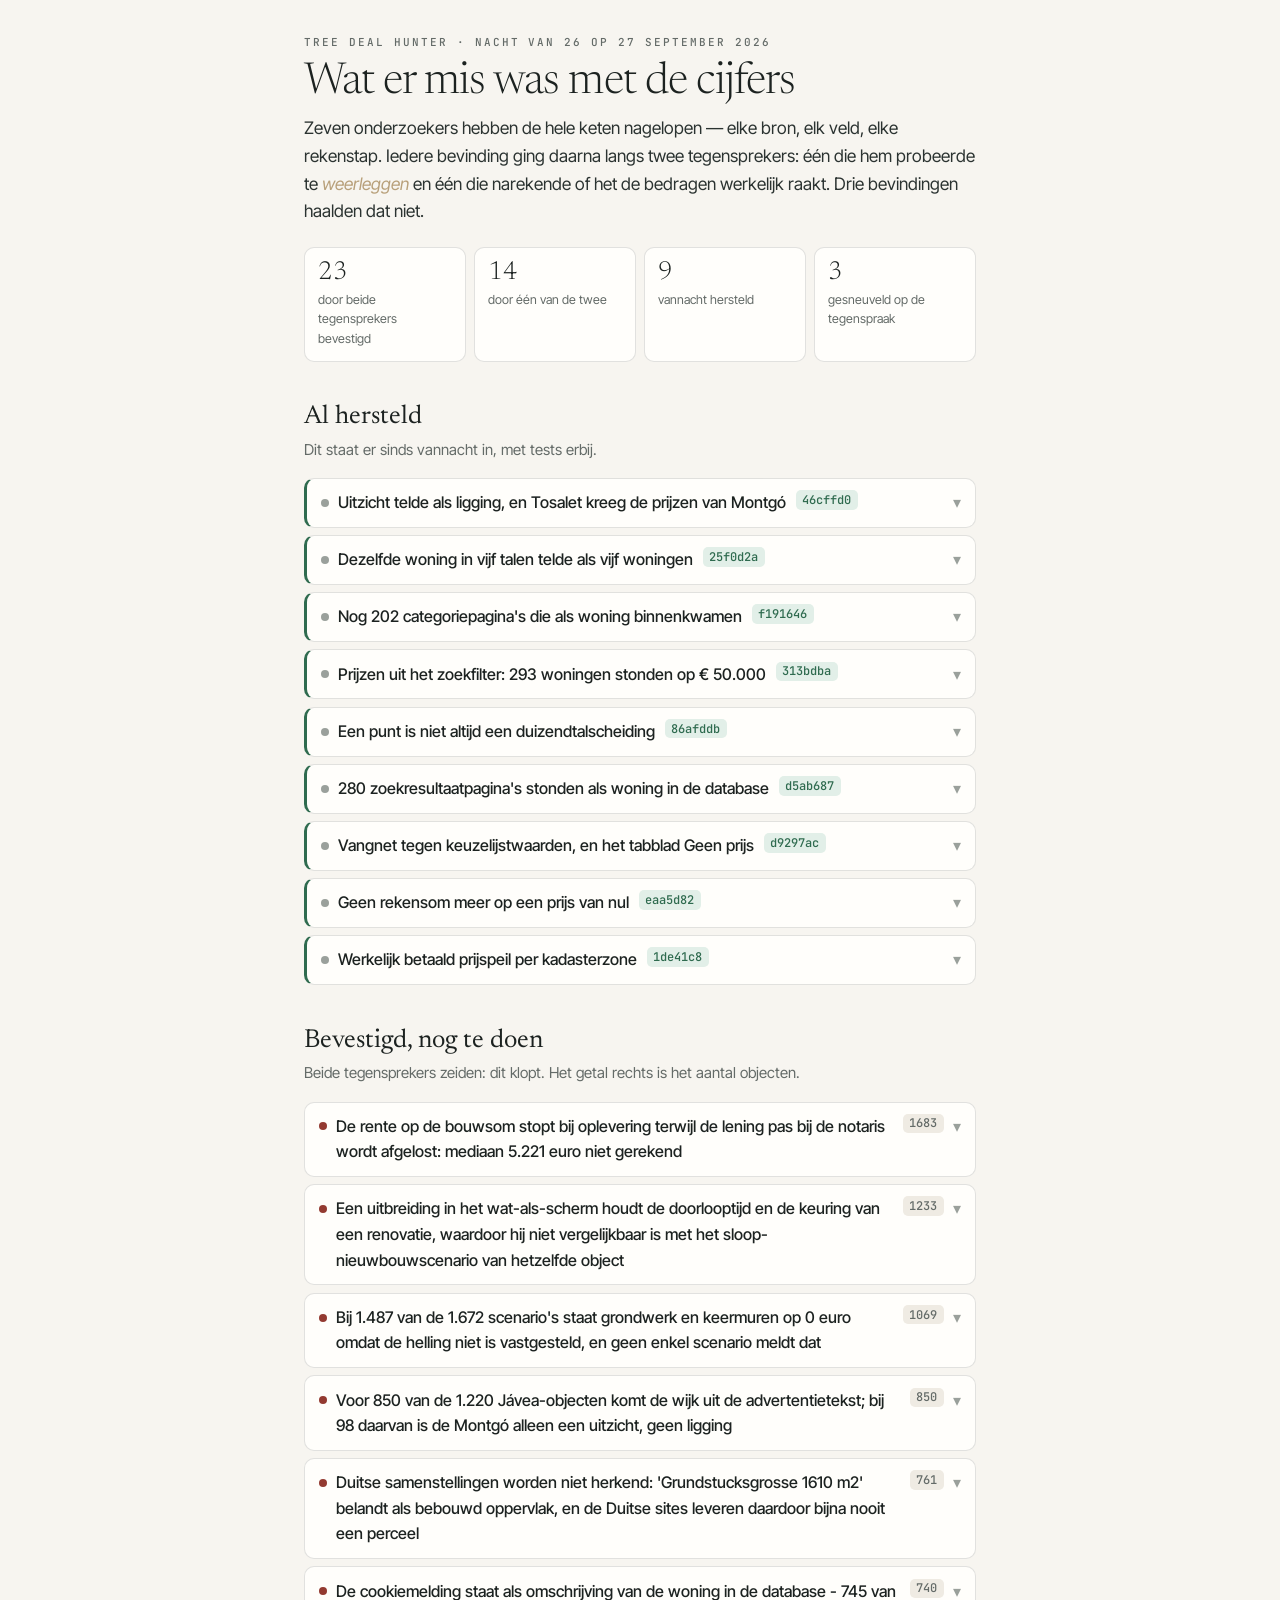
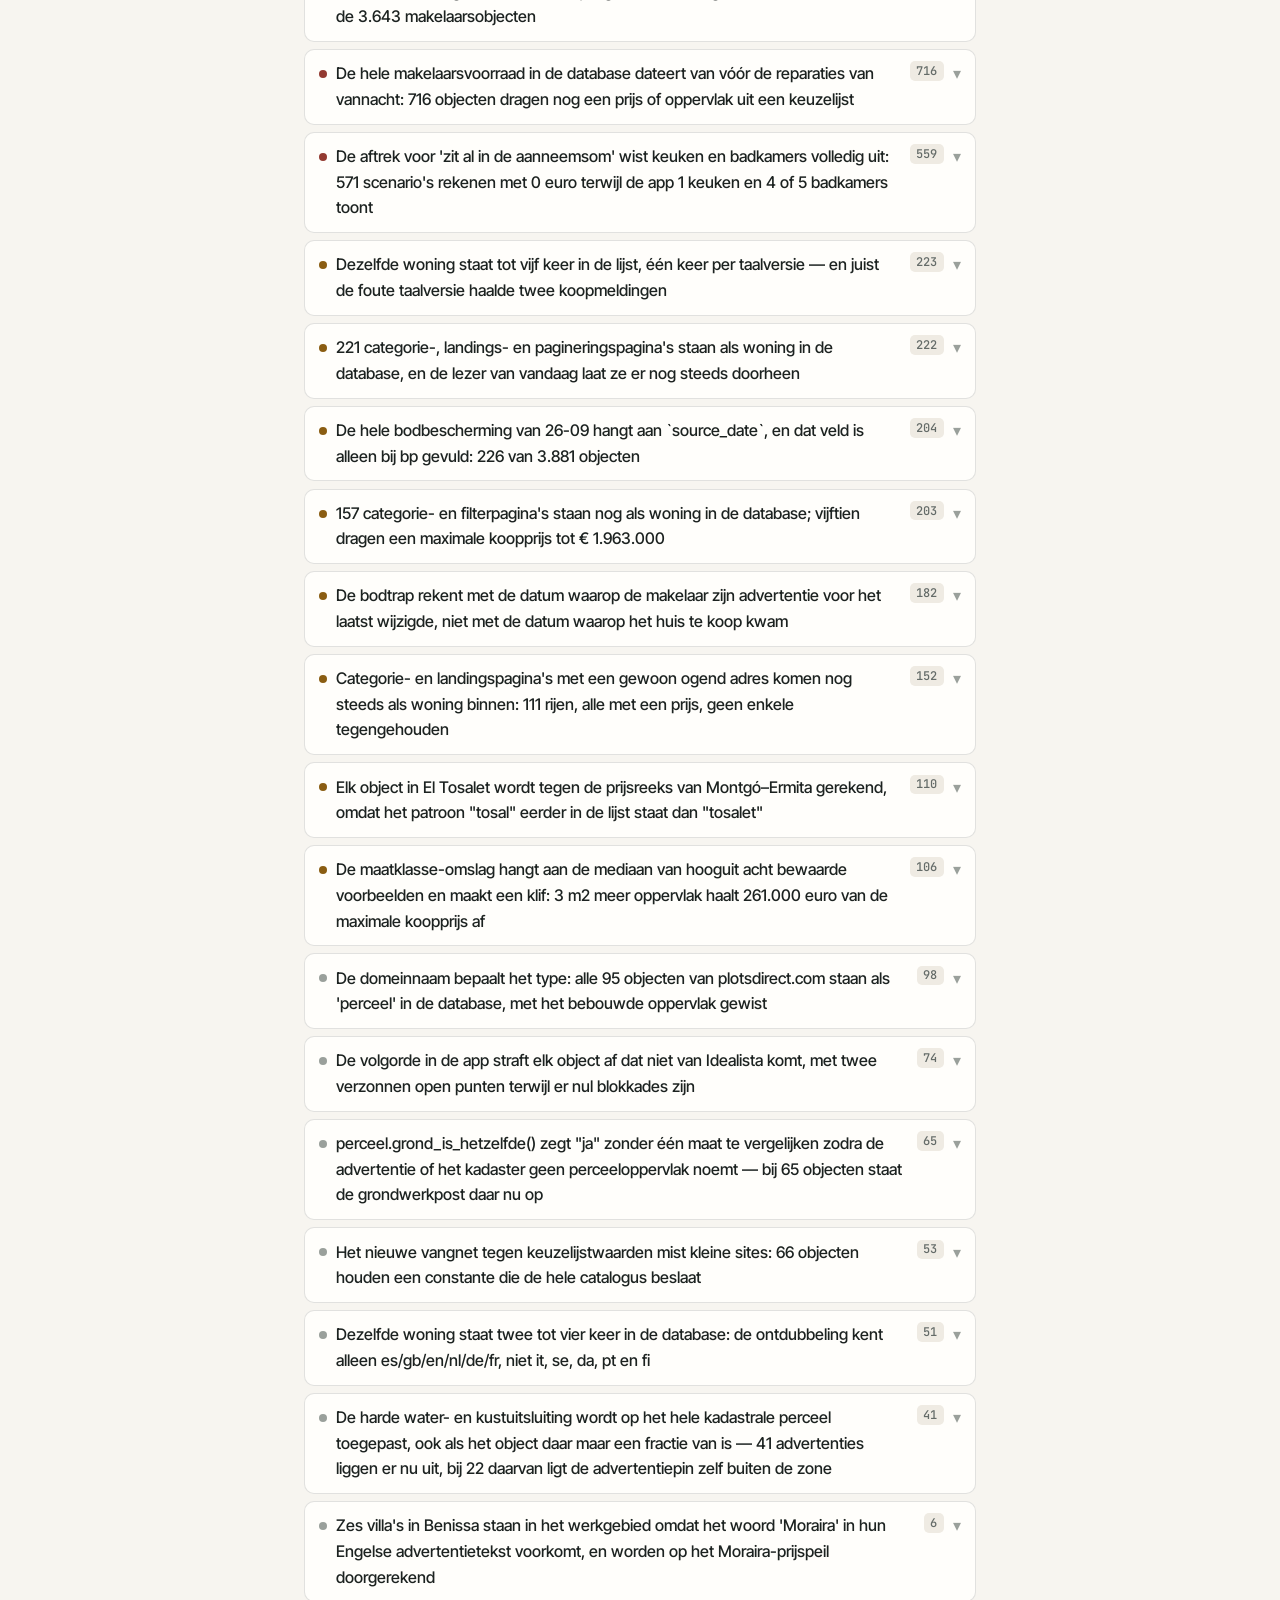
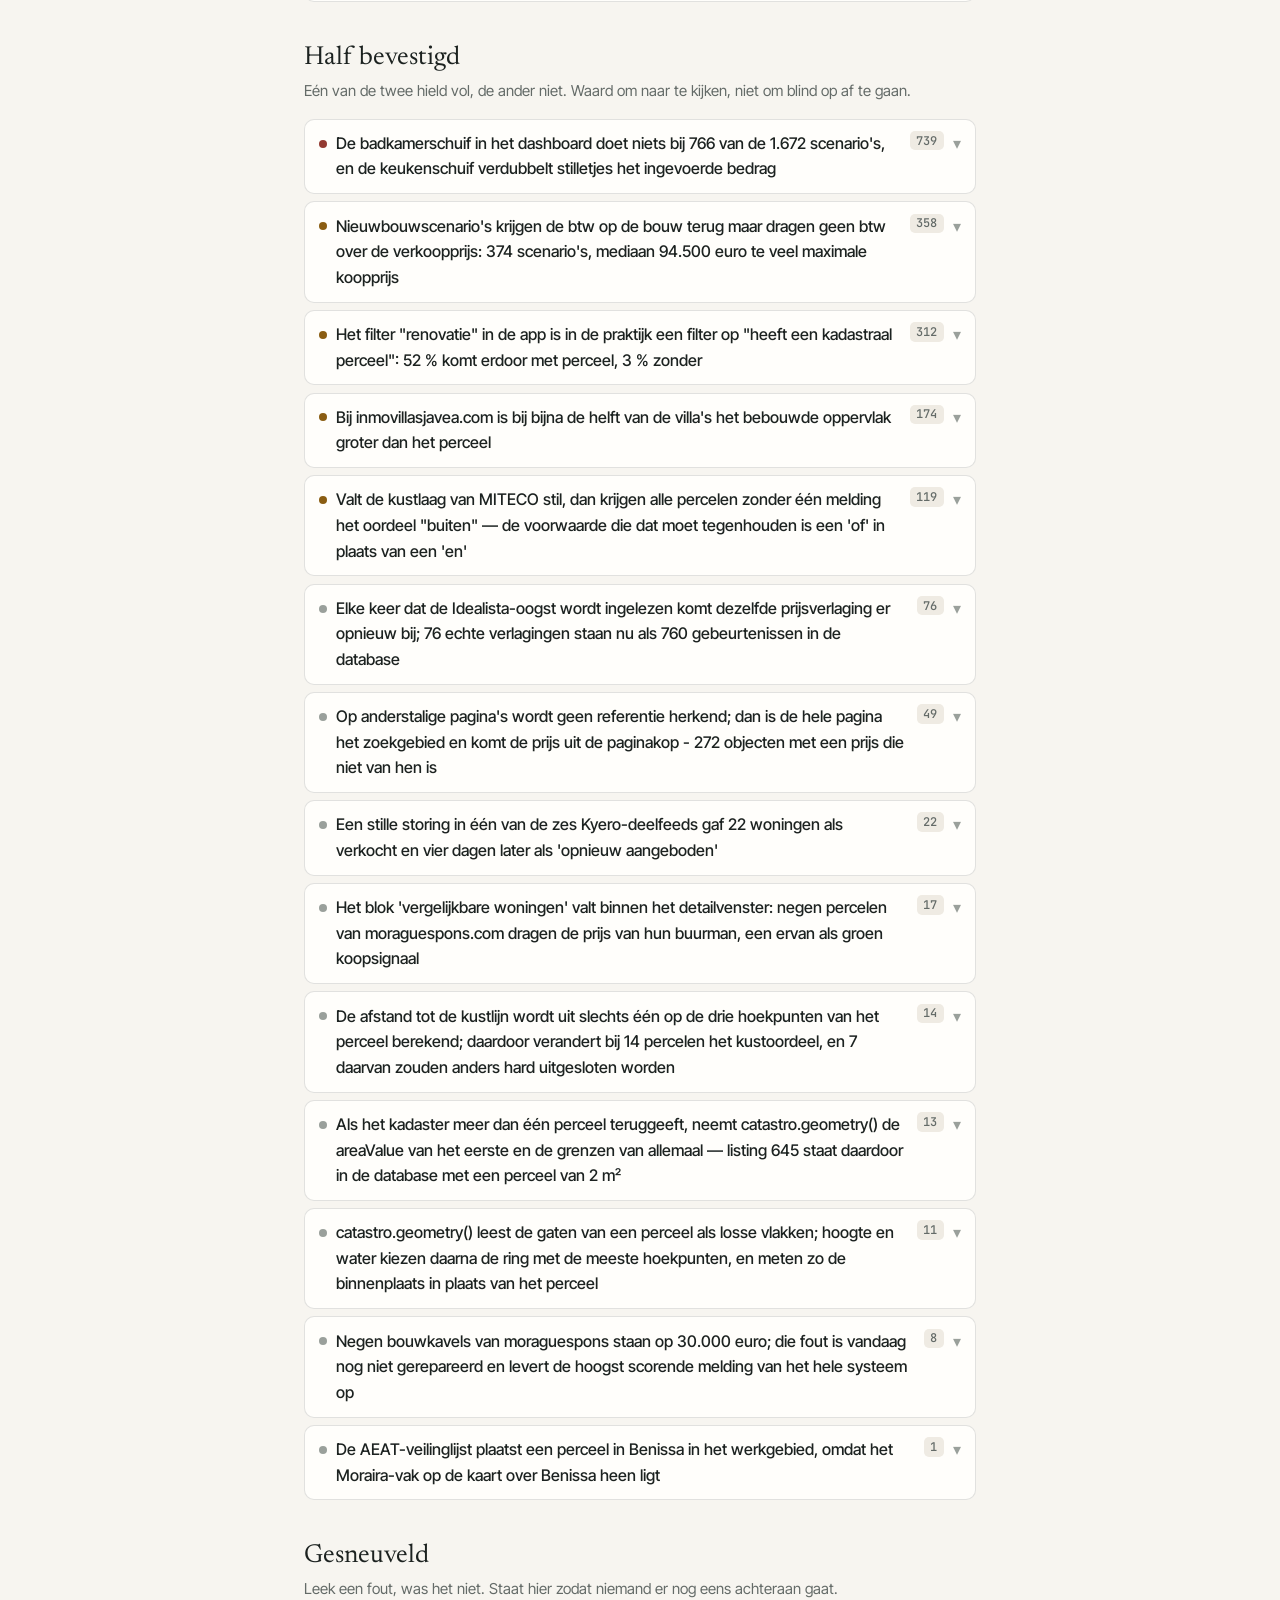
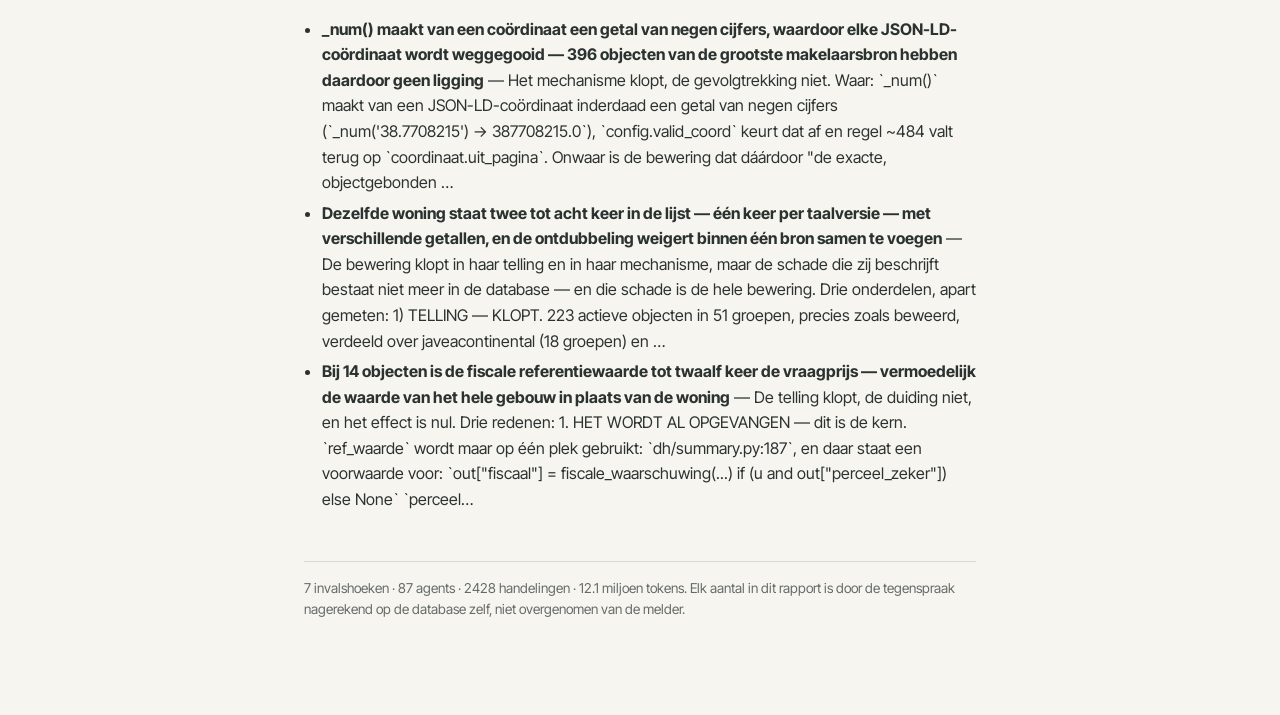
<file: onderzoek/foutenjacht-27-09-2026.html>
<!doctype html><html lang="nl"><head><meta charset="utf-8">
<meta name="viewport" content="width=device-width,initial-scale=1">
<title>Foutenjacht Deal Hunter</title>
<link rel="preconnect" href="https://fonts.googleapis.com"><link rel="preconnect" href="https://fonts.gstatic.com" crossorigin>
<link rel="stylesheet" href="https://fonts.googleapis.com/css2?family=Newsreader:ital,opsz,wght@0,6..72,300;0,6..72,400;0,6..72,500;1,6..72,400&family=Inter+Tight:wght@300;400;500&family=JetBrains+Mono:wght@400;500&display=swap">
<style>
:root{--paper:#f7f5f0;--surface:#fffefb;--sunk:#efebe3;--ink:#2b3331;--ink-strong:#1c2220;
 --muted:#646b68;--faint:#9aa09b;--beige:#b8a07a;--rule:rgba(43,51,49,.14);--rule-2:rgba(43,51,49,.3);
 --bad:#933a31;--bad-bg:#f6e3e0;--warn:#8a5d12;--warn-bg:#f5ead7;--ok:#2f6b4f;--ok-bg:#e2efe8}
@media (prefers-color-scheme:dark){:root:not([data-theme="light"]){
 --paper:#191d1c;--surface:#202523;--sunk:#161a19;--ink:#e6e3dc;--ink-strong:#f5f2ea;--muted:#a3a9a4;
 --faint:#7c837e;--rule:rgba(230,227,220,.16);--rule-2:rgba(230,227,220,.32);
 --bad:#e0897d;--bad-bg:#32211f;--warn:#d8ab5e;--warn-bg:#2c2418;--ok:#7fc0a0;--ok-bg:#1b2a23}}
:root[data-theme="dark"]{--paper:#191d1c;--surface:#202523;--sunk:#161a19;--ink:#e6e3dc;
 --ink-strong:#f5f2ea;--muted:#a3a9a4;--faint:#7c837e;--rule:rgba(230,227,220,.16);
 --rule-2:rgba(230,227,220,.32);--bad:#e0897d;--bad-bg:#32211f;--warn:#d8ab5e;--warn-bg:#2c2418;
 --ok:#7fc0a0;--ok-bg:#1b2a23}
*{box-sizing:border-box}
body{margin:0;background:var(--paper);color:var(--ink);
 font:400 16px/1.6 "Inter Tight",-apple-system,Helvetica,Arial,sans-serif;
 -webkit-text-size-adjust:100%}
.page{max-width:44rem;margin:0 auto;padding:2.2rem 1rem 5rem}
.eyebrow{font:500 11px/1.4 "JetBrains Mono",Menlo,monospace;letter-spacing:.18em;
 text-transform:uppercase;color:var(--muted);margin:0 0 .6rem}
h1{font:300 clamp(30px,7vw,44px)/1.05 "Newsreader",Georgia,serif;letter-spacing:-.022em;
 margin:0 0 .5rem;text-wrap:balance;color:var(--ink-strong)}
h2{font:400 clamp(20px,4.4vw,26px)/1.15 "Newsreader",Georgia,serif;margin:2.6rem 0 .3rem;
 color:var(--ink-strong);text-wrap:balance}
h2 + .sub{color:var(--muted);margin:.1rem 0 1rem;font-size:.94rem}
.lead{font-size:1.08rem;color:var(--ink);margin:.4rem 0 1.4rem}
.lead em{font-style:italic;color:var(--beige)}
.cijfers{display:grid;grid-template-columns:repeat(auto-fit,minmax(8.5rem,1fr));gap:.5rem;margin:1.4rem 0}
.cijfer{background:var(--surface);border:1px solid var(--rule);border-radius:10px;padding:.7rem .8rem}
.cijfer b{display:block;font:300 26px/1 "Newsreader",Georgia,serif;color:var(--ink-strong);
 font-variant-numeric:tabular-nums}
.cijfer span{font-size:.78rem;color:var(--muted);display:block;margin-top:.25rem}
details{background:var(--surface);border:1px solid var(--rule);border-radius:10px;
 margin:.45rem 0;overflow:hidden}
details[open]{border-color:var(--rule-2)}
summary{cursor:pointer;padding:.7rem .85rem;list-style:none;display:flex;gap:.6rem;align-items:flex-start}
summary::-webkit-details-marker{display:none}
summary::after{content:"▾";color:var(--faint);margin-left:auto;flex:none}
details[open] summary::after{content:"▴"}
.tel{font:500 12px/1.5 "JetBrains Mono",Menlo,monospace;color:var(--muted);
 background:var(--sunk);border-radius:5px;padding:.05rem .4rem;flex:none;font-variant-numeric:tabular-nums}
.t{font-weight:500;color:var(--ink-strong)}
.body{padding:0 .85rem 1rem;border-top:1px solid var(--rule);font-size:.93rem}
.body h4{font:500 11px/1.4 "JetBrains Mono",Menlo,monospace;letter-spacing:.14em;
 text-transform:uppercase;color:var(--muted);margin:1rem 0 .25rem}
.body p{margin:.25rem 0}
pre{background:var(--sunk);border-radius:8px;padding:.6rem .7rem;overflow-x:auto;
 font:400 12px/1.5 "JetBrains Mono",Menlo,monospace;white-space:pre-wrap;word-break:break-word;margin:.3rem 0}
.plek{font:400 12px/1.5 "JetBrains Mono",Menlo,monospace;color:var(--muted);word-break:break-all}
.stip{display:inline-block;width:.5rem;height:.5rem;border-radius:50%;flex:none;margin-top:.55rem}
.hoog{background:var(--bad)} .midden{background:var(--warn)} .laag{background:var(--faint)}
.klaar{border-left:3px solid var(--ok)}
.klaar .tel{background:var(--ok-bg);color:var(--ok)}
.vraag{border-left:3px solid var(--warn)}
ul{padding-left:1.1rem} li{margin:.3rem 0}
.voet{margin-top:3rem;padding-top:1rem;border-top:1px solid var(--rule);color:var(--muted);font-size:.85rem}
@media print{details{break-inside:avoid}summary::after{display:none}}
</style></head><body><div class="page">
<p class="eyebrow">TREE Deal Hunter · nacht van 26 op 27 september 2026</p>
<h1>Wat er mis was met de cijfers</h1>
<p class="lead">Zeven onderzoekers hebben de hele keten nagelopen — elke bron, elk veld, elke
rekenstap. Iedere bevinding ging daarna langs twee tegensprekers: één die hem probeerde te
<em>weerleggen</em> en één die narekende of het de bedragen werkelijk raakt. Drie bevindingen
haalden dat niet.</p>
<div class="cijfers">
  <div class="cijfer"><b>23</b><span>door beide tegensprekers bevestigd</span></div>
  <div class="cijfer"><b>14</b><span>door één van de twee</span></div>
  <div class="cijfer"><b>9</b><span>vannacht hersteld</span></div>
  <div class="cijfer"><b>3</b><span>gesneuveld op de tegenspraak</span></div>
</div>

<h2>Al hersteld</h2>
<p class="sub">Dit staat er sinds vannacht in, met tests erbij.</p>
<details class="klaar"><summary><span class="stip laag"></span><span><span class="t">Uitzicht telde als ligging, en Tosalet kreeg de prijzen van Montgó</span></span><span class="tel">46cffd0</span></summary><div class="body"><p>229 van de 3.173 Jávea-objecten krijgen een andere wijk. De wijk bepaalt de verkoopprijs per m² en dus de maximale koopprijs; dit was het enige gemeten pad waarlangs die te hóóg kon uitvallen.</p></div></details><details class="klaar"><summary><span class="stip laag"></span><span><span class="t">Dezelfde woning in vijf talen telde als vijf woningen</span></span><span class="tel">25f0d2a</span></summary><div class="body"><p>51 woningen, 172 overtollige rijen. Bij 41 groepen verschilde de prijs per taalversie, en de meldingenlijst koos systematisch de goedkoopste — dus de foutste.</p></div></details><details class="klaar"><summary><span class="stip laag"></span><span><span class="t">Nog 202 categoriepagina&#x27;s die als woning binnenkwamen</span></span><span class="tel">f191646</span></summary><div class="body"><p>Herkend aan de titel: een lijst begint met een meervoud, een woning niet. Alleen toegepast als het adres geen objectnummer draagt, anders sneuvelen echte advertenties.</p></div></details><details class="klaar"><summary><span class="stip laag"></span><span><span class="t">Prijzen uit het zoekfilter: 293 woningen stonden op € 50.000</span></span><span class="tel">313bdba</span></summary><div class="body"><p>De prijs- en oppervlaktefilters staan in keuzelijsten en telden mee als paginatekst. 819 objecten geraakt; de echte prijs van dat eerste object was € 690.000.</p></div></details><details class="klaar"><summary><span class="stip laag"></span><span><span class="t">Een punt is niet altijd een duizendtalscheiding</span></span><span class="tel">86afddb</span></summary><div class="body"><p>191 objecten hadden een bebouwd oppervlak tot 83.235 m². Dat getal gaat rechtstreeks de bouwkosten en de verkoopwaarde in.</p></div></details><details class="klaar"><summary><span class="stip laag"></span><span><span class="t">280 zoekresultaatpagina&#x27;s stonden als woning in de database</span></span><span class="tel">d5ab687</span></summary><div class="body"><p>Elke filterpagina droeg de prijs van de woning die bovenaan dat filter stond. Eén € 1.950.000 met 389/409 m² kwam eenentwintig keer voor.</p></div></details><details class="klaar"><summary><span class="stip laag"></span><span><span class="t">Vangnet tegen keuzelijstwaarden, en het tabblad Geen prijs</span></span><span class="tel">d9297ac</span></summary><div class="body"><p>Een waarde die meer dan 15 % van één bron beslaat, gaat er automatisch uit en wordt in het ochtendbericht gemeld. 878 objecten geraakt, in vier ronden.</p></div></details><details class="klaar"><summary><span class="stip laag"></span><span><span class="t">Geen rekensom meer op een prijs van nul</span></span><span class="tel">eaa5d82</span></summary><div class="body"><p>Een object zonder vraagprijs kreeg een complete som met een koopprijs van nul: „Aankoop € 7.500, Bouw € 520.548, Verkoop € 1.568.658”.</p></div></details><details class="klaar"><summary><span class="stip laag"></span><span><span class="t">Werkelijk betaald prijspeil per kadasterzone</span></span><span class="tel">1de41c8</span></summary><div class="body"><p>Naast onze vraagprijzen nu het gemiddelde van de notariële koopakten per zone. 350 objecten gekoppeld; het vond meteen een villa waarvan de verkoopwaarde op twee vergelijkingsobjecten rustte.</p></div></details>

<h2>Bevestigd, nog te doen</h2>
<p class="sub">Beide tegensprekers zeiden: dit klopt. Het getal rechts is het aantal objecten.</p>
<details><summary><span class="stip hoog"></span><span><span class="t">De rente op de bouwsom stopt bij oplevering terwijl de lening pas bij de notaris wordt afgelost: mediaan 5.221 euro niet gerekend</span></span><span class="tel">1683</span></summary><div class="body"><p class="plek">/Users/root-admin/tree-es/deal-hunter/tools/haalbaarheid.py:198</p><h4>Wat er misgaat</h4><p>financing() rekent de rente over de aankoopsom over de hele doorlooptijd (permit + bouw + verkoop), maar de rente over de bouwsom alleen over build_months, en dan nog gehalveerd omdat de tranches gelijkmatig oplopen. Dat halveren klopt voor de bouwperiode zelf, maar na de oplevering is de bouwsom voor 100 % opgenomen en blijft die openstaan tot de verkoop bij de notaris, en dat is nog verkoop_maanden = 3 maanden (kader/investeringskader.json doorlooptijd). Die drie maanden worden nergens geteld. Het kader zegt zelf dat de rente loopt &#x27;vanaf de dag van levering tot de verkoop&#x27;. Dezelfde blinde vlek geldt voor de vaste lasten en het grondwerk in de renteberekening is wel meegenomen, dus het gaat specifiek om de periode, niet om de grondslag.</p><h4>Gevolg voor de cijfers</h4><p>De rentepost staat mediaan 5.221 EUR te laag en daarmee de maximale koopprijs te hoog. Bij het standaardtarief van 5 % is dat klein, maar het schaalt recht evenredig met de rente: bij een investeerder die 15 % rekent is het mediaan ruim 15.000 EUR en in de zwaarste gevallen bijna 180.000 EUR.</p><h4>Bewijs</h4><pre>Script over alle 1.672 scenario&#x27;s, met bouwsom = sum.build (exact de grondslag die financing() gebruikt) x rente x verkoop_maanden/12:
  niet-gerekende rente: mediaan 5.221 EUR, gemiddeld 6.697 EUR, hoogste 59.544 EUR
  listing 5 N_villa: bouwsom 858.008, 3 verkoopmaanden, geboekte rente 57.302, ontbrekend 10.725
  listing 6 R_integraal: bouwsom 641.844, geboekte rente 196.292, ontbrekend 8.023
  listing 10 N_villa: bouwsom 842.292, geboekte rente 39.460, ontbrekend 10.529
Handmatige natelling van drie objecten (listing 5, 6 en 30) reproduceert de renteformule van het systeem tot op de euro, dus het verschil zit in de gekozen periode en niet in een rekenfout.</pre><h4>Voorstel</h4><p>Reken de rente op de bouwsom over build_months/2 + sale_months in plaats van build_months/2: op_bouw = bouwkosten * r * (build_months/2 + sale_months) / 12. Neem daarbij meteen de vaste lasten in de grondslag mee, of laat expliciet in de toelichting staan dat die buiten de financiering vallen.</p><h4>Wat de tegenspraak zei</h4><p>De bewering houdt stand als rekenfeit, maar de onderbouwing bevat twee onjuistheden en de zwaarte valt mee.

WAT KLOPT (zelf nagerekend, niets gewijzigd):
- De code is precies zoals beweerd. tools/haalbaarheid.py:197-200: `loopt = sc.months/12` voor de aankoopsom, `bouwt = sc.build_months/12` en `op_bouw = bouwkosten * r * bouwt / 2` voor de bouwsom. De bouwsom draagt dus alleen rente over de bouwperiode, en dan nog gehalveerd.
- Alle scenario&#x27;s krijgen hun doorlooptijd uit dh/feasibility.looptijd(), die `sale_months` uit kader/investeringskader.json (&quot;verkoop_maanden&quot;: 3) haalt. Ik vond exact drie looptijden in de hele database: 9 maanden (0+6+3), 20 (5+12+3) en 22 (5+14+3). Er is dus geen enkel scenario waarin die drie verkoopmaanden wel meetellen voor de bouwsom.
- De grondslag klopt: financing() krijgt `con[&quot;total&quot;] + grond`, en dat is per euro hetzelfde bedrag als `sum.build` in het…</p><p>Het gevolg is echt en raakt bedragen waarop Jan beslist — maar het aantal klopt niet en er zit één nuance in de duiding.

WAT IK BEVESTIG
- `financing()` (tools/haalbaarheid.py:198–213) rekent `op_bouw = bouwkosten * r * build_months / 12 / 2`. Na de oplevering is de bouwsom 100 % opgenomen en loopt de lening nog door tot de notaris: `sale_months` = 3 (kader/investeringskader.json → doorlooptijd.verkoop_maanden). Die drie maanden zitten nergens in de som. De vaste lasten (`holding(sc.months)`) en de rente over de aankoopsom (`loopt = sc.months/12`) lopen wél over de hele doorlooptijd, dus de blinde vlek zit specifiek in de bouwtranche.
- Ontbrekende rente bij het standaardtarief van 5 %: mediaan € 5.334 per scenario (mediaan € 5.082 per object, gerekend op het gekozen &quot;beste&quot; scenario), gemiddeld € 6.219, hoogste € 59.544. Bij 15 % is dat mediaan € 16.003 en hoogste € 178.631 — de genoem…</p></div></details><details><summary><span class="stip hoog"></span><span><span class="t">Een uitbreiding in het wat-als-scherm houdt de doorlooptijd en de keuring van een renovatie, waardoor hij niet vergelijkbaar is met het sloop-nieuwbouwscenario van hetzelfde object</span></span><span class="tel">1233</span></summary><div class="body"><p class="plek">/Users/root-admin/tree-es/deal-hunter/dh/feasibility.py:266</p><h4>Wat er misgaat</h4><p>Zet Jan in het dossier het verkoopbare oppervlak van een renovatiescenario hoger, dan verdeelt compute() dat over renovation_m2 (bestaand) en newbuild_m2 (de uitbreiding, tegen het nieuwbouwtarief). Maar sd[&#x27;kind&#x27;] blijft &#x27;renovatie&#x27; en permit_months / build_months / sale_months blijven staan op die van een obra menor: 0 + 6 + 3 = 9 maanden. Uitbreiden vereist volgens het kader zelf een obra mayor bij een ECUV, 5 maanden vergunning, en het kader rekent nieuwbouw op 12 maanden bouwtijd. Omdat kind &#x27;renovatie&#x27; blijft, krijgt de uitbreiding bovendien het btw-tarief voor renovatie (21 % in plaats van 10 %) en de renovatiekeuring van 2.000 EUR in plaats van het geotechnisch onderzoek van 5.000 EUR. Hetzelfde geldt voor de vier kandidaatscenario&#x27;s met kind &#x27;renovatie_plus_uitbreiding&#x27; uit kader/kandidaten.json. Dit raakt direct _best_scenario, dat bij minder dan 5 % verschil het KORTSTE project laat winnen.</p><h4>Gevolg voor de cijfers</h4><p>In het voorbeeld scheelt de te korte doorlooptijd ongeveer 11 maanden rente over de aankoopsom plus 4.400 EUR vaste lasten, en het verkeerde btw-tarief maakt de uitbreiding juist duurder dan nodig. Netto is de uitkomst niet vergelijkbaar met het nieuwbouwscenario waar hij in de app naast staat, terwijl _best_scenario bij bijna gelijke uitkomst juist op doorlooptijd kiest.</p><h4>Bewijs</h4><pre>Listing 6 (Villa Granadella, 419 m2 renovatie, 9 maanden, maximale koopprijs 772.000):
  wat-als result_m2 = 600 -&gt; renovation_m2 419, newbuild_m2 181, maanden nog steeds 9, maximale koopprijs 875.000
  kostenopbouw: &#x27;Onderzoek en keuring 2.000&#x27; (renovatietarief), &#x27;Vaste lasten 3.600&#x27; (9 maanden), &#x27;Rente 5,0 % over 9 maanden 203.068&#x27;
  Het sloop-nieuwbouwscenario van een vergelijkbaar object rekent 5 + 12 + 3 = 20 maanden, 8.000 EUR vaste lasten en 5.000 EUR geotechnisch onderzoek.
De vier kandidaatscenario&#x27;s met kind &#x27;renovatie_plus_uitbreiding&#x27; krijgen alle vier btw-tarief 0,21 op de uitbreiding en keuring 2.000: K01 (232 reno / 116 nieuw, btw 116.179), K03 (120/90, btw 79.505), K04 (241/300, btw 212.229), K12 (256/244, btw 190.274).</pre><h4>Voorstel</h4><p>Zet in compute(), zodra newbuild_m2 groter dan nul wordt op een renovatiescenario, sd[&#x27;kind&#x27;] op &#x27;renovatie_plus_uitbreiding&#x27; en werk de drie tijdsblokken bij met looptijd(&#x27;nieuwbouw&#x27;) (obra mayor). Laat construction() voor dat kind het nieuwbouw-btw-tarief toepassen op het nieuwbouwdeel en het renovatietarief op het renovatiedeel, in plaats van een tarief over de hele som, en kies de geotechnische keuring zodra er nieuw wordt gebouwd.</p><h4>Wat de tegenspraak zei</h4><p>De kern van de bevinding is exact gereproduceerd, maar twee onderdelen van de onderbouwing kloppen niet en het genoemde aantal is veel te laag.

WAT WEL KLOPT (gemeten, listing 6, Villa Granadella)
- Zonder schuiven: R_integraal &quot;Integrale renovatie 419 m², gecorrigeerd van 676 m² opgave&quot;, 9 maanden, maximale koopprijs basis 772.000. Identiek aan de bewering.
- Met wat-als result_m2 = 600: renovation_m2 419, newbuild_m2 181, kind blijft &#x27;renovatie&#x27;, maanden blijven 9, maximale koopprijs basis 875.000. Kostenregels letterlijk zoals beweerd: &quot;Onderzoek en keuring 2.000&quot;, &quot;Vaste lasten 3.600&quot;, &quot;Rente 5.0 % over 9 maanden 203.068&quot;.
- De code doet dit inderdaad in dh/feasibility.py:265-276: bij een niet-nieuwbouwscenario wordt alles boven het bestaande oppervlak als newbuild_m2 weggeschreven, maar sd[&#x27;kind&#x27;] en de drie maandvelden worden niet aangeraakt.
- Het kader spreekt zichzelf hier tege…</p><p>DE KERN HOUDT STAND, MAAR DE BEVINDING IS OP TWEE PUNTEN ONJUIST.

WAT KLOPT (hard, nagerekend)
In dh/feasibility.py:266 verdeelt compute() een verhoogd `result_m2` over renovation_m2 (bestaand) en newbuild_m2 (uitbreiding, tegen het nieuwbouwtarief), maar laat sd[&#x27;kind&#x27;] op &#x27;renovatie&#x27; en raakt permit_months/build_months/sale_months niet aan. Die blijven 0 + 6 + 3 = 9 maanden, de doorlooptijd van een obra menor. Het kader zelf (kader/investeringskader.json, &quot;doorlooptijd&quot;, vastgelegd door Jan 25-09-2026) zegt letterlijk dat uitbreiden een obra mayor bij een ECUV vereist: 5 maanden vergunning, en nieuwbouw 12 maanden bouwtijd — samen 20. De app spreekt zichzelf in één scherm tegen: de schuif zet er onder het kopje &quot;Uitbreiding €/m²&quot; bij dat &quot;boven het bestaande oppervlak het model uitbreiding rekent&quot; (dh/static/app.js:328 en de regel eronder), en rekent die uitbreiding vervolgens af in n…</p></div></details><details><summary><span class="stip hoog"></span><span><span class="t">Bij 1.487 van de 1.672 scenario&#x27;s staat grondwerk en keermuren op 0 euro omdat de helling niet is vastgesteld, en geen enkel scenario meldt dat</span></span><span class="tel">1069</span></summary><div class="body"><p class="plek">/Users/root-admin/tree-es/deal-hunter/tools/haalbaarheid.py:175</p><h4>Wat er misgaat</h4><p>earthworks() geeft 15.000 EUR bij &#x27;licht&#x27;, 50.000 EUR bij &#x27;steil&#x27; en 0 EUR in alle andere gevallen, inclusief het geval waarin de helling simpelweg nooit is gemeten. De eigen docstring belooft: &#x27;Is de helling niet vastgesteld, dan rekenen wij niets en zegt het scenario dat erbij.&#x27; Dat tweede deel gebeurt nergens: dh/feasibility.py:280 zet de helling alleen door als er een meting is en voegt geen waarschuwing, opmerking of unknown_costs toe als die ontbreekt. De regel &#x27;Grondwerk en keermuren&#x27; valt daarna uit de kostenopbouw omdat 0-regels worden weggefilterd. Het scenario blijft &#x27;betrouwbaar&#x27; heten en komt gewoon in de meldingen. Dat raakt precies de objecten waar de code zelf over zegt dat dit &#x27;vaak de grootste tegenvaller&#x27; is: de hellingen bij Montgo en Balcon al Mar.</p><h4>Gevolg voor de cijfers</h4><p>Op een steil perceel staat de maximale koopprijs mediaan 44.000 EUR te hoog, en niets in de app spreekt dat tegen. Bij 89 % van alle scenario&#x27;s is dit een blinde vlek zonder markering.</p><h4>Bewijs</h4><pre>Script over alle actieve advertenties, 1.672 scenario&#x27;s:
  helling: niet vastgesteld 1487, steil 80, licht 70, vlak 35
  scenario&#x27;s zonder vastgestelde helling in de eerste 900 advertenties: 557; daarvan met enige waarschuwing of opmerking over helling of grondwerk: 0
Zelfde scenario&#x27;s opnieuw gerekend met slope=&#x27;steil&#x27;:
  maximale koopprijs valt terug met mediaan 44.000 EUR, gemiddeld 43.756 EUR
  listing 5 N_villa 261.000 -&gt; 218.000 · listing 6 R_integraal 772.000 -&gt; 727.000 · listing 10 N_villa 236.000 -&gt; 193.000 · listing 13 N_villa 365.000 -&gt; 322.000</pre><h4>Voorstel</h4><p>Voeg in dh/feasibility.compute, zodra signals.helling ontbreekt, een regel toe aan unknown_costs (&#x27;grondwerk en keermuren: helling niet vastgesteld&#x27;). Dan telt het scenario als onbetrouwbaar, precies zoals bij urbanisatie die niet is opgeleverd. Alternatief, minder streng: neem een voorzichtige standaard (bijvoorbeeld &#x27;licht&#x27;) zolang er geen meting is, en zet dat als opmerking in het scenario. Laat de regel &#x27;Grondwerk en keermuren&#x27; ook bij 0 euro in de kostenopbouw staan met de tekst &#x27;helling onbekend&#x27;.</p><h4>Wat de tegenspraak zei</h4><p>De bevinding houdt stand: ik heb hem op alle drie de punten zelf nagemeten en reproduceer zowel de code als de getallen.

CODE (gelezen, niet gewijzigd):
- /Users/root-admin/tree-es/deal-hunter/tools/haalbaarheid.py:175-182 — `earthworks()` is letterlijk `{&quot;licht&quot;: ..., &quot;steil&quot;: ...}.get(sc.slope or &quot;&quot;, 0.0)`. Geen helling = 0 EUR, precies als &quot;vlak&quot;. De docstring belooft: &quot;Is de helling niet vastgesteld, dan rekenen wij niets en zegt het scenario dat erbij.&quot;
- /Users/root-admin/tree-es/deal-hunter/dh/feasibility.py:279-284 — `gemeten = signals.get(&quot;helling&quot;)`; alleen als die er is wordt `sd[&quot;slope&quot;]` gezet. Nergens een `warnings.append`, `notities.append` of `unknown_costs` voor het ontbreken. De warnings-lijst (regel ~305) komt uit `band[&quot;warnings&quot;]` + `sc.unknown_costs`, en `&quot;reliable&quot;: not warnings` (regel ~385) blijft dus True.
- /Users/root-admin/tree-es/deal-hunter/dh/feasibility.…</p><p>De bevinding houdt stand, en het gevolg is niet verwaarloosbaar.

CODE. `tools/haalbaarheid.py:175-182` geeft 0,0 EUR terug zodra `sc.slope` niet &#x27;licht&#x27; of &#x27;steil&#x27; is — en dat is ook het geval als de helling nooit is gemeten (`.get(sc.slope or &quot;&quot;, 0.0)`). De docstring belooft: &quot;Is de helling niet vastgesteld, dan rekenen wij niets en zegt het scenario dat erbij.&quot; Dat tweede deel bestaat nergens: `dh/feasibility.py:278-283` zet `sd[&quot;slope&quot;]` alleen als `signals.helling` bestaat en voegt geen warning, note of unknown_costs toe als die ontbreekt. De regel &quot;Grondwerk en keermuren&quot; verdwijnt daarna uit `breakdown` omdat die op `round(b) != 0` filtert (feasibility.py:386). Het scenario houdt `reliable: true`.
Erger nog: &#x27;helling&#x27; of &#x27;slope&#x27; komt in de hele frontend (`dh/static/app.js`, `m.js`, `index.html`, `m.html`) NUL keer voor. De enige plek buiten de rekenkern is `dh/dashboard.py:600` — …</p></div></details><details><summary><span class="stip hoog"></span><span><span class="t">Voor 850 van de 1.220 Jávea-objecten komt de wijk uit de advertentietekst; bij 98 daarvan is de Montgó alleen een uitzicht, geen ligging</span></span><span class="tel">850</span></summary><div class="body"><p class="plek">/Users/root-admin/tree-es/deal-hunter/dh/prefilter.py:41</p><h4>Wat er misgaat</h4><p>`comps_zone` probeert eerst `location_detail` en valt daarna terug op de eerste 400 tekens van de advertentietekst. Makelaarssites leveren zelden een `location_detail`, dus voor hen is de tekst in de praktijk de enige bron. Maar een advertentietekst noemt een plaatsnaam net zo vaak als uitzicht of als buurgemeente als dat hij de ligging aangeeft. De Montgó is een berg die vanaf vrijwel heel Jávea zichtbaar is; &quot;vistas al Montgó&quot; zegt niets over waar het object ligt. Hetzelfde geldt voor `r&quot;balcon&quot;` in granadella_balcon, dat matcht op het gewone woord balcony/balcone/balcones, en voor `r&quot;\bport\b&quot;` in puerto_arenal, dat matcht op het Engelse &quot;close to the port&quot;. De uitsluitlijst `_GENERIC` (regel 27) vangt alleen &quot;playa&quot;, &quot;centro&quot;, &quot;golf&quot; en dergelijke, niet deze gevallen.</p><h4>Gevolg voor de cijfers</h4><p>De wijk bepaalt de verkoopprijs per m2 en daarmee rechtstreeks de maximale koopprijs, het openingsbod en de kleurklasse. Voor de 75 doorgerekende gevallen verschuift de maximale koopprijs mediaan 452.000 EUR als de wijk anders wordt gekozen. Bij het balcon-patroon werkt de fout naar boven: object 3316 zou met max 1.963.000 tegenover 794.825 als sterke kans gelden. Dit is het enige gemeten pad in dit onderzoek waarlangs de maximale koopprijs te HOOG kan uitvallen.</p><h4>Bewijs</h4><pre>Herberekening van comps_zone over de 3.173 actieve Jávea-rijen (read-only kopie):
  zone uit location_detail : 370
  zone UIT DE ADVERTENTIETEKST: 850
  geen zone: 1.953

Binnen de 384 objecten die zo op montgo_ermita uitkomen:
  108 alleen door &quot;tosal&quot; (zie vorige bevinding)
   98 alleen doordat de tekst een UITZICHT op de Montgó noemt, met regex
      (vistas?|views?|blick|uitzicht|vue|panoramic\w*|overlooking)[^.]{0,60}montg
  samen 206 van 384 = 54 % verdacht
  voorbeelden: id 639 &#x27;vistas al famoso Elefante del Montgó&#x27;, id 641 &#x27;vistas panorámicas al majestuoso Montgó&#x27;,
               id 3973 &#x27;en venta en Puerta Fenicia, chalet con vistas al Montgó&#x27; (Puerta Fenicia ligt bij Cap Martí),
               id 3578 &#x27;vistas al Montgó&#x27; — dit object staat als hoofdregel in het tabblad kansen

Gevoeligheid: voor 75 van die 98 objecten de maximale koopprijs herberekend onder elk van de zes Jávea-wijken:
  spreiding van de maximale koopprijs  mediaan 452.000 EUR, gemiddeld 536.147 EUR
  id 641 vraagprijs 300.000: nu (montgo) 391.000, laagste 225.000, hoogste 1.050.000
  id 2338 vraagprijs 2.250.000: nu 1.103.000, laagste 363.000, hoogste 6.358.000

Het balcon-patroon: 11 objecten noemen &quot;balcon&quot; zonder &quot;Balcón al Mar&quot;, 4 daarvan krijgen daardoor
zone granadella_balcon (de duurste reeks, villa_renovated mediaan 6.081 EUR/m2):
  id 3389 &#x27;...patio doors to the balcony...&#x27;, id 181 &#x27;...access to a balcony...&#x27;,
  id 3316 &#x27;...a private balcony...&#x27; — dat is een appartement in Pedreguer met max koopprijs 1.963.000
  tegenover een vraagprijs van 794.825; zonder het balcon-patroon is er geen zone en dus geen som.</pre><h4>Voorstel</h4><p>Drie dingen. (1) Haal `r&quot;balcon&quot;` uit granadella_balcon en laat alleen `r&quot;balc[oó]n al mar&quot;` staan; haal `r&quot;\bport\b&quot;` weg of eis er &quot;puerto&quot;/&quot;el port&quot; bij. (2) Laat de tekstronde een match weggooien als er binnen ~60 tekens vóór de plaatsnaam een uitzichtwoord staat (vistas/views/blick/uitzicht/panorámica/overlooking) — dat is dezelfde regex als in het bewijs hierboven. (3) Leg per object vast waar de zone vandaan komt (location_detail, tekst, of coördinaat) en laat feasibility een zone uit de tekst als onzeker behandelen, zoals nu al met `reliable` gebeurt. Een zone uit een coördinaat via de kadastrale waardezone is verreweg het betrouwbaarst; 3.026 van de 3.757 actieve objecten hebben nog geen coördinaat.</p><h4>Wat de tegenspraak zei</h4><p>De bevinding houdt stand: de kern reproduceert exact, de code is precies zoals beschreven en niets in het systeem vangt het op.

WAT KLOPT (exact gereproduceerd):
1. `comps_zone` (/Users/root-admin/tree-es/deal-hunter/dh/prefilter.py:30-47) probeert eerst `location_detail` met alle patronen en valt daarna terug op de tekst met alleen de niet-generieke patronen. `Prefilter.run` (regel 80) geeft daar `(rec[&quot;_text&quot;] or rec[&quot;desc_excerpt&quot;])[:400]` aan mee. Herberekening over de 3.173 actieve Jávea-rijen: 370 uit location_detail, 850 UIT DE ADVERTENTIETEKST, 1.953 geen zone. Alle drie de getallen kloppen tot op de eenheid.
2. montgo_ermita telt 384 objecten; 108 daarvan matchen uitsluitend op `tosal`. Exact het genoemde aantal. Scherper dan de bevinding zelf stelt: 107 van die 108 bevatten letterlijk &quot;Tosalet&quot; — `r&quot;tosal&quot;` is een prefix van `tosalet` en montgo_ermita staat als eerste in `_ZON…</p><p>Het mechanisme klopt en het gevolg is meetbaar, maar de illustratie in de bevinding is fout en de aantallen kloppen niet.

WAT IK BEVESTIG
1. Bron van de wijk. Van de 1.440 actieve Jávea-objecten met een wijk komt die wijk bij 1.070 (74%) uit de advertentietekst en maar bij 370 uit `location_detail`. Voor makelaarssites is `location_detail` vrijwel altijd leeg, dus daar is de tekst de enige bron. Dat is precies wat /Users/root-admin/tree-es/deal-hunter/dh/prefilter.py:41 doet.
2. Plaatsnaam = uitzicht, niet ligging. 263 actieve objecten krijgen montgo_ermita puur op het patroon `montg` in de tekst; bij 119 daarvan staat &quot;montgó&quot; binnen 50 tekens van vista/view/uitzicht/panorámica. Voorbeeld id 532: &quot;en Jávea, puerta fenicia, ... con piscina, jardín y vistas al Montgó&quot; — Puerta Fenicia is een andere hoek van Jávea.
3. De wijk stuurt het geld. Dezelfde woning levert per wijk een totaal and…</p></div></details><details><summary><span class="stip hoog"></span><span><span class="t">Duitse samenstellingen worden niet herkend: &#x27;Grundstucksgrosse 1610 m2&#x27; belandt als bebouwd oppervlak, en de Duitse sites leveren daardoor bijna nooit een perceel</span></span><span class="tel">761</span></summary><div class="body"><p class="plek">/Users/root-admin/tree-es/deal-hunter/dh/adapters/makelaars.py:93</p><h4>Wat er misgaat</h4><p>BEBOUWD (regel 92) en PERCEEL (regel 93) eisen dat het getal vrijwel direct achter het trefwoord staat: `grundst[uu]ck\s*(?:size|area|de)?\s*:?\s*(\d{3,6})\s*m`. Duitse pagina&#x27;s schrijven &#x27;Grundstucksgrosse 1610 m2&#x27; en &#x27;Wohnflache (m2): 240&#x27; - daar zit een woorddeel of een haakje tussen, dus geen treffer. Vervolgens komt de terugval op regel 427-431 in werking: het eerste kale m2-getal tussen 30 en 2000 wordt bebouwd oppervlak, en dat is hier het perceel. Het perceel blijft leeg.</p><h4>Gevolg voor de cijfers</h4><p>Twee kanten op. Waar het misgaat zoals hierboven, wordt het perceel als bebouwd oppervlak geboekt: 1610 m2 renovatie in plaats van een villa op een kavel van 1610 m2. Bij 1.500 euro renovatie per m2 is dat ruim twee miljoen euro aan bedachte bouwkosten. Waar het perceel gewoon ontbreekt (bij de Duitse sites structureel) vervalt in feasibility.default_scenarios elk perceelscenario: sloop-nieuwbouw vraagt plot &gt;= 800 m2 en het nieuwbouwscenario vraagt plot. Op de Duitstalige helft van het bestand wordt de kans waar dit systeem voor gebouwd is dus stelselmatig niet berekend, zonder dat er iets misgaat dat zichtbaar is.</p><h4>Bewijs</h4><pre>Live nagespeeld met de huidige code op https://www.randofrealestate.com/de/luxusvilla-in-javea-balcon-al-mar-ambolo-schwimmbad-de1625996.html. De pagina toont &#x27;Referenz: LUX0183 / Preis: 3.500.000 EUR / Grundstucksgrosse 1610 m2 / Schlafzimmer 4 / Badezimmer 4&#x27;. BEBOUWD vindt niets, PERCEEL vindt niets, alle m2-treffers op de pagina zijn [&#x27;1610 m2&#x27;,&#x27;1610 m2&#x27;], en ontleed() geeft built_m2 = 1610.0 en plot_m2 = None. In de database, ontbrekend perceel per site en taal: randofrealestate/de 62 van 68 zonder perceel tegen 123 van 275 bij /es; costa-houses/de 374 van 387; moraguespons/de 237 van 253; blue-square/de 80 van 87. Dezelfde meting laat zien dat op die pagina de prijs op teken 6070 staat terwijl regel 399 alleen txt[:6000] afzoekt: het record kreeg helemaal geen prijs en werd weggegooid.</pre><h4>Voorstel</h4><p>Laat tussen trefwoord en getal een woordstaart en leestekens toe: `(?:grundst[uu]ck\w*|parcela|solar|terreno|plot|perceel|kavel)\W{0,12}(\d{3,6})\s*m` en hetzelfde voor wohnfl\w*, bebaute\s+flache en superficie. Zoek de prijs niet in de eerste 6000 tekens maar in de hele pagina zodra het detailblok niets oplevert, en markeer dan dat de prijs buiten het detailblok is gevonden.</p><h4>Wat de tegenspraak zei</h4><p>Het mechanisme klopt en ik heb het live nagespeeld — maar het aantal en de schade zijn anders dan beweerd; het is voor twee derde een ander soort fout dan de titel suggereert.

WAT WEL KLOPT
1. De regexen missen Duitse samenstellingen. BEBOUWD (regel 92) en PERCEEL (regel 93) eisen het getal vrijwel direct achter het trefwoord. Getest: &#x27;Grundstuecksgroesse 1610 m2&#x27; → geen treffer, &#x27;Grundstuecksflaeche: 1747 m2&#x27; → geen treffer, &#x27;Wohnflaeche (m2): 240&#x27; → geen treffer. Alleen de kale vormen (&#x27;Grundstueck: 1610 m2&#x27;, &#x27;Wohnflaeche: 240 m2&#x27;) worden herkend.
2. Op de genoemde pagina gebeurt precies wat beweerd wordt. Live opgehaald met de huidige lezer: BEBOUWD None, PERCEEL None, alle m2-treffers [&#x27;1610&#x27;,&#x27;1610&#x27;], ontleed() geeft built_m2 = 1610.0 en plot_m2 = None. Het perceel belandt dus inderdaad in het veld bebouwd oppervlak, via de terugval op regel 427-431.
3. Duitstalige pagina&#x27;s leveren …</p><p>De fout is echt en raakt de bedragen, maar niet bij de 68 objecten die de bevinding noemt — daar is het gevolg nul, en het echte gevolg zit elders en is groter.

WAT KLOPT AAN HET MECHANISME. Op een echte pagina bevestigd: moraguespons schrijft &quot;Dieses städtische Grundstück von 887m²&quot;. PERCEEL eist `grundst[uü]ck\s*(?:size|area|de)?\s*:?\s*(\d{3,6})\s*m` — het woordje &quot;von&quot; zit er tussen, dus geen treffer (PERCEEL.search → None). Idem BEBOUWD. Dat deel van de bevinding is hard.

WAT NIET KLOPT: DE 68. Dat zijn de /de/-pagina&#x27;s van randofrealestate.com. Alle 68 hebben verdict &quot;buiten kader&quot;, en bij alle 68 staat als reden &quot;prijs … buiten budget&quot; (budget 500k–1M; deze staan op 2,95M tot 4,65M). Geen enkele staat in de kansenlijst, dus of hun perceel nu wel of niet gelezen wordt, verandert geen cent aan enig bedrag waarop Jan beslist. Ook het gestelde gevolg &quot;1610 m² als bebouwd → ruim twee…</p></div></details><details><summary><span class="stip hoog"></span><span><span class="t">De cookiemelding staat als omschrijving van de woning in de database - 745 van de 3.643 makelaarsobjecten</span></span><span class="tel">740</span></summary><div class="body"><p class="plek">/Users/root-admin/tree-es/deal-hunter/dh/adapters/makelaars.py:477</p><h4>Wat er misgaat</h4><p>Is er geen og:description en geen description in de JSON-LD, dan pakt regel 477-479 de langste alinea van de pagina als omschrijving. Op de meeste makelaarssites is de langste aaneengesloten lap tekst de cookieverklaring, de hypotheektoelichting of de lijst met plaatsnamen uit het zoekmenu - niet de woningtekst. De &lt;option&gt;-filtering die op 27-09 is toegevoegd haalt de keuzelijsten weg, maar de cookietekst staat in een gewone &lt;div&gt; en blijft staan.</p><h4>Gevolg voor de cijfers</h4><p>De omschrijving is geen sierveld. dh/feasibility.py:145 geeft hem aan oppervlakte.bepaal(), die uit de tekst bepaalt of het opgegeven oppervlak woonoppervlak (factor 1,00), superficie construida (0,96) of totaal inclusief terras, garage en kelder (0,62) is. Met een cookietekst valt dat altijd op &#x27;onbekend&#x27; (0,90), dus de renovatie-m2 en daarmee de bouwkosten en de maximale koopprijs komen uit een aanname in plaats van uit de advertentie - in het slechtste geval 0,90 tegen 0,62, een verschil van 45% in het aantal te renoveren m2. Daarnaast doven alle tekstsignalen: feasibility.zware_renovatie() en dh/signals.py krijgen de cookietekst te zien, dus &#x27;a reformar&#x27;, &#x27;reforma integral&#x27; en dergelijke worden nooit gevonden op deze 745 objecten, en de AI-classificatie in dh/classify.py krijgt hetzelfde voorgelegd.</p><h4>Bewijs</h4><pre>select source,count(*) from listings where source like &#x27;makelaar:%&#x27; and (lower(desc_excerpt) like &#x27;%cookie%&#x27; or lower(desc_excerpt) like &#x27;%rastreo%&#x27; or lower(desc_excerpt) like &#x27;%tipo de interes%&#x27; or desc_excerpt like &#x27;Cualquiera%&#x27; or desc_excerpt like &#x27;Precio min%&#x27;) group by 1 order by 2 desc;  -&gt;  xabiacasa 303, moraguespons 134, lauroravillas 83, javeacontinental 72, javeahouses 59, sansyvillasjavea 52, sunshinevillas 22, randof 10, ashtonvillas 4, llidomar 1 = 745 van 3.643. Van die rijen zijn er 734 door de voorfilter en de categorie-indeling gehaald. Live nagespeeld met de huidige code: op https://www.randofrealestate.com/de/luxusvilla-in-javea-montgo-javea-schwimmbad-de1652456.html en op beide bekeken moraguespons-pagina&#x27;s begint desc_excerpt met &#x27;Usamos cookies y otras tecnicas de rastreo...&#x27; respectievelijk &#x27;Sie konnen Cookies nach Ihren Wunschen konfigurieren...&#x27;.</pre><h4>Voorstel</h4><p>Sla het paragraaf-terugvalpad over als de gevonden tekst herkenbare paginameubels bevat (cookie, rastreo, politica de privacidad, tipo de interes, hypotheek, &#x27;Denken Sie daran&#x27;), en laat de omschrijving dan liever leeg - leeg is eerlijk, een cookietekst is een verkeerd antwoord. Pak bij voorkeur de tekst uit het element dat ook het detailblok draagt, niet de langste alinea van de hele pagina.</p><h4>Wat de tegenspraak zei</h4><p>De bevinding houdt stand: het mechanisme is echt, zit op de aangewezen regels en is live reproduceerbaar.

WAT IK BEVESTIGD HEB
1. De code klopt met de beschrijving. In /Users/root-admin/tree-es/deal-hunter/dh/adapters/makelaars.py staat op regel 474-479: desc komt uit og:description of de JSON-LD-description; is die korter dan 120 tekens, dan wordt de langste alinea van de paginatekst genomen (&quot;alineas = [a.strip() for a in txt.split(chr(10)) if len(a.strip()) &gt; 120] ... max(alineas, key=len)[:1500]&quot;). De &lt;option&gt;-filter van 27-09 zit in _tekst() op regel 335 en raakt een cookie-&lt;div&gt; inderdaad niet.
2. Live nagespeeld met de huidige code via Site/laad_kantoren/ontleed (3 pagina&#x27;s, robots en pauze gerespecteerd):
   - randofrealestate.com/de/luxusvilla-in-javea-montgo-javea-schwimmbad-de1652456.html: og:description is 65 tekens (&quot;Verkauf Luxusvilla in Jávea, Montgó Jávea Schwimmbad - 2.…</p><p>De fout is echt en staat er vandaag nog, maar het gestelde gevolg klopt maar half: de schade zit niet in verkeerde bedragen, maar in objecten die nooit in beeld komen.

WAT IK BEVESTIGD HEB
1. De omschrijving is op grote schaal geen woningtekst. Van de 3.643 makelaarsobjecten (dat aantal klopt exact) hebben er 911 een omschrijving die minstens vijf objecten van dezelfde site woordelijk delen. De grootste blokken zijn letterlijk: 467x de Spaanse cookiezin &quot;Usamos cookies y otras tecnicas de rastreo...&quot; (xabiacasa 302, lauroravillas 83, javeacontinental 72, randofrealestate 10 - vier sites, identieke hash, dus een gedeeld CMS), 134x een Duitse cookietekst (moraguespons), 81x een prijskeuzelijst (&quot;Cualquiera 5.000EUR 10.000EUR ...&quot;), 52x een hypotheekuitleg (sansyvillasjavea), 14x de plaatsenlijst uit het zoekmenu.
2. Het is niet historisch. Ik heb vier pagina&#x27;s opnieuw gelezen via de besta…</p></div></details><details><summary><span class="stip hoog"></span><span><span class="t">De hele makelaarsvoorraad in de database dateert van vóór de reparaties van vannacht: 716 objecten dragen nog een prijs of oppervlak uit een keuzelijst</span></span><span class="tel">716</span></summary><div class="body"><p class="plek">/Users/root-admin/tree-es/deal-hunter/dh/adapters/makelaars.py:326</p><h4>Wat er misgaat</h4><p>De drie reparaties zijn om 00:34, 00:44 en 00:59 op 27-09 gecommit. De laatste keer dat de makelaarssites zijn gelezen was 26-09 om 21:53:59 (runs.id = 76). Er is dus niets opnieuw gelezen. Alles wat de dashboard, de lijst en de haalbaarheidsberekening vandaag tonen komt uit de kapotte lezer. De code is gerepareerd, de cijfers niet.</p><h4>Gevolg voor de cijfers</h4><p>Bij costablancajaveaproperties staan 138 villa&#x27;s op 50 m2 bebouwd; de prijs per vierkante meter loopt daardoor van 4.500 tot 71.000 euro per m2 (echte waarden liggen rond 3.000-6.000). Dat oppervlak gaat rechtstreeks de bouwsom, de verkoopwaarde en dus de maximale koopprijs in. De 293 woningen op 50.000 euro en de 130 op 47.000 staan nu als spotkoopjes in de lijst terwijl er 690.000 euro wordt gevraagd. Bij lauroravillas staat er bovendien bij alle 130 een perceel van 8.538 m2 — dat is in het kader de drempel voor &#x27;vermoedelijk rustieke grond&#x27;.</p><h4>Bewijs</h4><pre>Laatste leesronde:
  sqlite&gt; select id,slot,started_at from runs where slot=&#x27;import-makelaars&#x27; order by id desc limit 1;
  76|import-makelaars|2026-09-26T21:53:59+02:00
  sqlite&gt; select max(last_fetch_at) from listings;  -&gt; 2026-09-26T23:33:54+02:00
  git log: 313bdba 2026-09-27 00:59:35  d5ab687 2026-09-27 00:34:03

Wat er nog in staat (live objecten):
  sunshinevillas.co.uk            293 x prijs 50.000
  lauroravillas.com               130 x prijs 47.000, 95 m2 bebouwd, 8.538 m2 perceel
  randofrealestate.com             31 x prijs 4.650.000, 680 m2
  javeacontinental.com             76 x prijs 370.000, 110 m2
  costablancajaveaproperties.com  138 x 50 m2 bebouwd, 139 x 300 m2 perceel, 186 x 1 slaapkamer, 186 x 1 badkamer (van 191 objecten)
  select count(*) ... -&gt; 716 getroffen objecten

Direct bewijs dat het stale data is, niet een blijvende fout — dezelfde objectpagina nu opnieuw gelezen met de huidige code:
  .../property/villa-for-sale-in-javea-tymsofuaa/ -&gt; {&#x27;price&#x27;: 995000.0, &#x27;built_m2&#x27;: 300.0, &#x27;beds&#x27;: 7, &#x27;baths&#x27;: 5}
  in de database staat voor id 2098: 995000.0 / 50.0 / 300.0 / 1 / 1
  .../da/villa-i-javea-pueblo-swimming-pool-da1682520.html -&gt; 398000.0 / 157 / 601
  in de database staat voor id 2218: 47000.0 / 95.0 / 8538.0</pre><h4>Voorstel</h4><p>Laat een volledige leesronde over alle makelaarssites lopen voordat er nog een melding uitgaat, en zet de meldingen tot die tijd stil. Bouw daarna in de importstap een grendel in die dit soort stilstand zichtbaar maakt: sla per bron het versienummer of de commit van de lezer op bij het object, en laat de dashboard rijen die met een oudere lezer zijn ingelezen als &#x27;nog niet opnieuw gelezen&#x27; tonen in plaats van als geldig cijfer.</p><h4>Wat de tegenspraak zei</h4><p>De bewering houdt stand; ik kon elk onderdeel zelf reproduceren.

- De tijdlijn klopt: laatste makelaarsronde 26-09 21:53:59, de drie reparaties gecommit 27-09 om 00:34, 00:44 en 00:59, en er is sindsdien geen ronde geweest (laatste run in de database is id 80 van 26-09 23:33). Het is nu 01:50. De code is gerepareerd, de cijfers niet.
- De genoemde aantallen kloppen exact, stuk voor stuk: 293 x 50.000, 130 x 47.000, 31 x 4.650.000, 76 x 370.000, en bij costablancajaveaproperties 138 / 139 / 186 / 186 van 191 objecten. De union telt precies 716.
- Het directe bewijs klopt ook: ik heb de twee genoemde pagina&#x27;s zelf opnieuw gelezen met de huidige lezer en kreeg 995.000 / 300 m2 / 7 / 5 respectievelijk 398.000 / 157 / 601, terwijl de database 995.000 / 50 / 300 / 1 / 1 en 47.000 / 95 / 8.538 bevat. Het is dus inderdaad stale data, geen blijvende leesfout.
- De schade is reeel: dh/feasibility…</p><p>De kern klopt en is hard: de lezer is gerepareerd, de cijfers niet. De laatste makelaarsronde is runs.id=76 op 26-09-2026 21:53:59; de drie reparaties zijn gecommit op 27-09 om 00:34:03, 00:44:55 en 00:59:35, en de vierde (het vangnet in dh/gedeelde_waarden.py) om 01:39:20. Geen enkele makelaarspagina is daarna opnieuw gelezen (max(last_fetch_at) voor bron &#x27;makelaar:%&#x27; = 2026-09-26T21:53:59, nul rijen met last_fetch_at &gt; 2026-09-27). Alles wat de app nu toont komt dus uit de kapotte lezer, en het vangnet grijpt pas bij de volgende ronde (het draait in dh/run.py, niet bij het tonen).

Het gevolg is echt, maar veel smaller dan het gestelde gevolg. Met het eigen criterium van het vangnet (waarde beslaat &gt;=15 % van een bron en raakt &gt;=9 objecten) dragen 807 actieve objecten nu een prijs of oppervlak uit een keuzelijst. Daarvan komen er maar 56 op een tabblad terecht (52 op Kansen, 4 op Buite…</p></div></details><details><summary><span class="stip hoog"></span><span><span class="t">De aftrek voor &#x27;zit al in de aanneemsom&#x27; wist keuken en badkamers volledig uit: 571 scenario&#x27;s rekenen met 0 euro terwijl de app 1 keuken en 4 of 5 badkamers toont</span></span><span class="tel">559</span></summary><div class="body"><p class="plek">/Users/root-admin/tree-es/deal-hunter/tools/haalbaarheid.py:124</p><h4>Wat er misgaat</h4><p>fitout() trekt van keuken + badkamers een overlap af van 115 EUR per te bouwen of te renoveren m2 (parameter fitout_overlap_eur_per_m2), begrensd op het totaal. Bij 200 m2 is die aftrek al 23.000 EUR terwijl een keuken (8.000) plus drie badkamers (18.000) 26.000 EUR is; boven ongeveer 230 m2 blijft er niets over. De aftrek komt uit onderzoek N05 paragraaf 9.2, waar staat dat een AANNEEMSOM van een aannemer al eenvoudig tegel-, leiding- en sanitairwerk bevat. Maar het kader zegt letterlijk het tegenovergestelde over het tarief dat hier gebruikt wordt: bouwkosten_eur_per_m2.omvat = &#x27;alleen bouwkosten; keuken, badkamers en zwembad worden apart geteld (Jan 17-09-2026)&#x27;, en bouwtarief_besluit van 25-09-2026 verwerpt de N05-aannemersprijzen juist omdat TREE met eigen vaklieden werkt. Er wordt dus een correctie voor dubbeltelling toegepast op een tarief waarin per definitie niets dubbel zit. Erger nog: de app blijft wel &#x27;keukens: 1, badkamers: 5, keukentarief 19.000, badkamertarief 12.000&#x27; tonen, en de regel &#x27;Keukens en badkamers&#x27; verdwijnt stilletjes uit de kostenopbouw omdat regels met 0 euro worden weggefilterd (dh/feasibility.py:365). Tot slot blijft skp_revenue en skp_margin op het BRUTO bedrag staan, dus het groepsresultaat boekt 30 % marge op omzet die aan de kostenkant voor 100 % is weggestreept.</p><h4>Gevolg voor de cijfers</h4><p>De maximale koopprijs staat mediaan 32.000 EUR te hoog, in het uiterste geval 198.000 EUR. Bij 571 scenario&#x27;s is de complete keuken- en badkamerbegroting (bruto 26.400 EUR gemiddeld) uit de som verdwenen zonder dat iets dat zegt. Het groepsresultaat telt bovendien een SKP-marge van 30 % over 26.400 EUR omzet die niet als kosten is geboekt.</p><h4>Bewijs</h4><pre>Script over alle 3.881 actieve advertenties, 1.672 doorgerekende scenario&#x27;s (venv-python, database read-only):
  fitout precies 0 EUR: 571 (34 %)
  fitout gekort door de overlap: 1672 (100 %)
  gemiddelde korting 26.400 EUR, mediaan 25.806 EUR, totaal weggestreept 44.141.514 EUR
Zelfde berekening met fitout_overlap_eur_per_m2 = 0 (901 vergelijkbare scenario&#x27;s):
  mediaan verschil maximale koopprijs 32.000 EUR, gemiddeld 32.306 EUR, hoogste 198.000 EUR
Voorbeeld listing 6 (Villa Granadella, 419 m2): kostenopbouw uit de app bevat GEEN regel voor keuken en badkamers: [Koopprijs 4.500.000, Belasting bij aankoop 495.000, Notaris 25.500, Bouw en sloop 419.000, Zwembad en buitenruimte 8.000, Honoraria 34.160, ICIO en leges 25.620, Onderzoek en keuring 2.000, Reserve 46.116, Niet-terugvorderbare btw 106.948, Rente 196.292, Vaste lasten 3.600, Verkoopkosten 52.714] terwijl fitout 1 keuken en 5 badkamers meldt, bruto 38.000 EUR.</pre><h4>Voorstel</h4><p>Zet fitout_overlap_eur_per_m2 op 0 zolang het bouwtarief van 1.000/2.000 EUR per m2 de eigen kostprijs zonder keuken en badkamers is; dat is precies wat het kader zegt. Wil je de aftrek houden voor scenario&#x27;s die wel op een aanneemsom rusten, maak hem dan een percentage van keuken + badkamers (bijvoorbeeld 15 %) in plaats van een bedrag per m2 dat met de oppervlakte meegroeit tot het alles opeet. Laat in elk geval de regel &#x27;Keukens (n) en badkamers (m)&#x27; ook bij 0 euro in de kostenopbouw staan, met de aftrek als eigen regel eronder, en laat skp_revenue en skp_margin op de netto geboekte kosten rusten.</p><h4>Wat de tegenspraak zei</h4><p>De bevinding houdt stand: ik heb de kern zelf gemeten en gereproduceerd, bij de eerste meting zelfs tot op de euro gelijk aan het aangevoerde bewijs.

WAT KLOPT
1. De code doet wat er staat. tools/haalbaarheid.py:124 `overlap = (renovation_m2 + newbuild_m2) * 115`, daarna `overlap = min(overlap, kitchen + bath)` en `total = kitchen + bath - overlap`. De begrenzing betekent dat de aftrek boven een zekere maat de hele post opeet.
2. Hij eet hem ook echt op. Momentopname: 578 van 1.618 doorgerekende scenario&#x27;s (36 %) komen op precies 0 euro uit, verspreid over 559 objecten. Alle 1.618 worden gekort (mediaan 26.000, totaal 44,1 mln). Alle nulgevallen zitten in het niveau &quot;midden&quot; en beginnen bij 227 m² — exact de drempel die je uitrekent (8.000 keuken + 3×6.000 bad = 26.000 / 115 = 226 m²). Boven 330 m² is ook 1 keuken + 5 badkamers weg.
3. De regel verdwijnt stil. Het aantal scenario&#x27;s zond…</p><p>De bevinding houdt stand en raakt de bedragen waarop Jan beslist.

WAT IK BEVESTIGD HEB IN DE CODE
- tools/haalbaarheid.py:120-124 — fitout() trekt (renovation_m2 + newbuild_m2) x 115 EUR af van keuken + badkamers, begrensd op het brutobedrag (`overlap = min(overlap, kitchen + bath)`). Boven ongeveer 230 tot 370 m2 blijft er dus nul over.
- kader/investeringskader.json:23-28 — `bouwkosten_eur_per_m2.omvat = &quot;alleen bouwkosten; keuken, badkamers en zwembad worden apart geteld (Jan 17-09-2026)&quot;`. De aftrek corrigeert dus voor dubbeltelling in een tarief waarin per definitie niets dubbel zit.
- kader/parameters.json:267-273 — de aftrek komt uit N05 paragraaf 9.2, over een AANNEEMSOM van een aannemer. Hij staat daar zelf als onbevestigde aanname (&quot;⏸️ ACTIE VOOR JAN: bevestig de aftrek van 115 EUR/m2&quot;). Dát deel is dus bekend en gedocumenteerd; het stille gevolg niet.
- dh/feasibility.py:365 …</p></div></details><details><summary><span class="stip midden"></span><span><span class="t">Dezelfde woning staat tot vijf keer in de lijst, één keer per taalversie — en juist de foute taalversie haalde twee koopmeldingen</span></span><span class="tel">223</span></summary><div class="body"><p class="plek">/Users/root-admin/tree-es/deal-hunter/dh/adapters/makelaars.py:263</p><h4>Wat er misgaat</h4><p>Op de Inmoweb-sites staat elke woning onder een eigen URL per taal, met dezelfde objectnummer erin: es1660088, da1660088, se1660088, it1660088, pt1660088. De ontdubbeling in vind_objecten() herkent alleen `-(es|gb|en|nl|de|fr)&lt;nummer&gt;.html`. Deens, Fins, Italiaans, Zweeds en Portugees ontbreken, dus die taalversies worden als aparte objecten opgeslagen — met een eigen source_ref, dus UNIQUE(source, source_ref) merkt niets. En dubbel.zelfde() weigert principieel twee advertenties van dezelfde bron samen te voegen (&#x27;een makelaar zet dezelfde woning niet twee keer op zijn eigen site&#x27;), precies het geval dat zich hier voordoet. Er is dus geen enkel vangnet.</p><h4>Gevolg voor de cijfers</h4><p>172 overtollige rijen tellen mee in de voorraad, in de vergelijkingsreeksen per wijk waarmee de verkoopwaarde wordt geschat, en in de meldingen. Erger: doordat de taalversies verschillende prijzen droegen (41 van de 51 groepen hebben meer dan één prijs), wint in de meldingenlijst systematisch de goedkoopste — dus de foutste — versie, want alerts.collect() sorteert op de grootste ruimte.</p><h4>Bewijs</h4><pre>sqlite/python over de live objecten, groeperend op het cijferdeel van `-&lt;taal&gt;&lt;nummer&gt;.html`:
  unieke woningen met meerdere taalversies: 51
  rijen daarvoor: 223  (172 overtollig)
  per site: lauroravillas.com 33 woningen, javeacontinental.com 18
  talen: da 48, it 44, es 41, pt 33, fi 32, se 16, de 9
  rijen in een taal die de ontdubbelregex NIET kent: 173

Het gevolg, hard aantoonbaar op één woning (javeacontinental, objectnummer 1660088, Pinosol):
  id 1883  es-pagina  595.000 EUR  119 m2  -&gt; alert tier &#x27;verzamel&#x27;, room -0,232 (te duur, terecht afgewezen)
  id 1909  da-pagina  370.000 EUR  110 m2  -&gt; alert tier &#x27;DIRECT&#x27;, max_price 458.000, room +0,238
  id 1960  se-pagina  370.000 EUR  110 m2  -&gt; alert tier &#x27;DIRECT&#x27;, max_price 458.000, room +0,238
Eén en dezelfde woning leverde dus twee directe koopadviezen op een prijs die nergens vandaan komt, terwijl de echte vraagprijs van diezelfde woning door het systeem zelf als te hoog was afgeserveerd.</pre><h4>Voorstel</h4><p>Twee regels. (1) makelaars.py:263: vervang de vaste talenlijst door `-([a-z]{2})(\d{4,9})\.html$` en houd per objectnummer één URL aan, bij voorkeur de Spaanse (die heeft de meest complete velden: slaapkamers staan alleen daar goed). (2) dubbel.py:33: maak de regel &#x27;zelfde bron is nooit dezelfde woning&#x27; voorwaardelijk — als beide URL&#x27;s hetzelfde objectnummer bevatten, is het per definitie wel dezelfde woning. Ruim daarna de 172 overtollige rijen op en trek de twee meldingen op objectnummer 1660088 in.</p><h4>Wat de tegenspraak zei</h4><p>De bevinding houdt volledig stand: alle drie de schakels van het mechanisme zijn in de code teruggevonden en alle genoemde aantallen zijn exact gereproduceerd op de live database.

1) De regex op /Users/root-admin/tree-es/deal-hunter/dh/adapters/makelaars.py:263 luidt letterlijk `-(es|gb|en|nl|de|fr)(\d{4,9})\.html$`. URL&#x27;s met `da`, `fi`, `it`, `se`, `pt` vallen in de `rest`-lijst en worden dus allemaal als apart object teruggegeven.
2) `UNIQUE(source, source_ref)` (dh/store.py:34) merkt niets, want elke taalversie krijgt een eigen source_ref (bijv. JCC126 / 207111095814 / 104b7c425e77 voor dezelfde woning 1660088).
3) `dubbel.zelfde()` weigert inderdaad principieel twee advertenties van dezelfde bron (dh/dubbel.py, eerste test in de functie). Gemeten: `dubbel.voeg_samen()` op de drie rijen van 1660088 geeft 3 rijen terug; `zelfde(1909,1960)` = False, maar met een gewijzigde `source` = …</p><p>De bevinding houdt stand, en het gevolg voor de bedragen is hard aan te wijzen.

DE FOUT ZELF, exact zoals gesteld. De regex op regel 263 van dh/adapters/makelaars.py kent alleen -(es|gb|en|nl|de|fr)&lt;nummer&gt;.html. In de database staan 51 objectnummers met meer dan een taalversie, samen 223 rijen, dus 172 overtollige. De ontbrekende talen zijn da (48x), it (44x), pt (33x), fi (32x) en se (16x). De grootste groepen tellen vijf taalversies (30 van de 51 groepen), dus &quot;tot vijf keer&quot; klopt. Twee bronnen: lauroravillas.com (33 groepen) en javeacontinental.com (18). Omdat elke taalpagina een eigen source_ref oplevert (voor hetzelfde huis: JCC126, 207111095814, 104b7c425e77) grijpt UNIQUE(source,source_ref) niet, en dubbel.zelfde() weigert samenvoegen binnen dezelfde bron. Er is inderdaad geen vangnet.

HET GEVOLG VOOR DE BEDRAGEN - ja, materieel. Ik heb de echte pijplijn (summary.all_active + …</p></div></details><details><summary><span class="stip midden"></span><span><span class="t">221 categorie-, landings- en pagineringspagina&#x27;s staan als woning in de database, en de lezer van vandaag laat ze er nog steeds doorheen</span></span><span class="tel">222</span></summary><div class="body"><p class="plek">/Users/root-admin/tree-es/deal-hunter/dh/adapters/makelaars.py:57</p><h4>Wat er misgaat</h4><p>De reparatie van vannacht (commit d5ab687) herkent een overzichtspagina aan zoekparameters in de URL en aan een handvol padwoorden (/page/, /category/, /search/, /results/). Sites die hun overzichten als gewone slug serveren glippen er compleet doorheen. Zo&#x27;n pagina krijgt de prijs en het oppervlak van de woning die bovenaan dat overzicht staat — meestal de duurste. Op 123javeavillas.com is geen enkele van de 77 rijen een objectpagina; op mgvillas.com geen enkele van de 43. Bij javeacontinental.com gaat het om pagineringspagina&#x27;s: de sitemapfilter op regel 247 sluit alleen de Spaanse vorm `-en-venta-3-1.html` uit, niet `-verkauf-3-1.html`, `-te-koop-3-1.html` of `-til-salg-3-1.html`.</p><h4>Gevolg voor de cijfers</h4><p>Elk van deze 221 rijen draagt een prijs, en bij 123javeavillas en mgvillas ook een bebouwd en een perceeloppervlak, van een andere woning of van helemaal niets. Prijs en oppervlak zijn precies de twee invoerwaarden van de haalbaarheidsberekening (dh/feasibility.py gebruikt row[&#x27;built_m2&#x27;] en row[&#x27;plot_m2&#x27;] om het scenario en de bouwsom te kiezen), dus de maximale koopprijs van deze 221 objecten is zonder betekenis. Ze vervuilen bovendien het prijspeil per wijk waar de echte objecten tegen worden afgezet, en ze staan tussen de echte kansen in de lijst.</p><h4>Bewijs</h4><pre>Telling in de database (live objecten):
  123javeavillas.com  77 van 77 rijen, geen enkele met een objectreferentie in de URL
  mgvillas.com        43 van 43
  moraguespons.com    66 van 254 (URL-vorm /de/verkauf/&lt;type&gt;/&lt;plaats&gt;/&lt;kenmerk&gt;/)
  javeacontinental.com 21 pagineringspagina&#x27;s (URL eindigt op -&lt;n&gt;-&lt;n&gt;.html; nul daarvan in de Spaanse vorm die de code al wegfiltert)
  iadespana.es        14 van 22 (/anuncios/ in plaats van /anuncio/)
  totaal 221

Opnieuw gelezen op 27-09-2026 met de HUIDIGE code (via dh.adapters.makelaars.Site.lees, robots en pauze gerespecteerd):
  https://www.mgvillas.com/propiedades-a-la-venta-en-javea/            -&gt; {&#x27;price&#x27;: 7990000.0, &#x27;built_m2&#x27;: 732.0, &#x27;plot_m2&#x27;: 1795.0}
  https://www.123javeavillas.com/properties-for-sale/location-4-javea/type-apartment -&gt; {&#x27;price&#x27;: 7811911.0, &#x27;built_m2&#x27;: 32.0}
  https://www.123javeavillas.com/javea-port                            -&gt; {&#x27;price&#x27;: 895311.0, &#x27;beds&#x27;: 2}
  https://www.javeacontinental.com/de/villen-verkauf-3-1.html          -&gt; {&#x27;price&#x27;: 498000.0, &#x27;built_m2&#x27;: 275.0, &#x27;plot_m2&#x27;: 360.0}
Alle vier komen er dus vandaag nog steeds als &#x27;woning&#x27; doorheen.

Dat 123javeavillas-getal is niet eens een prijs: de bedragen lopen bij oplopende pagina met 1 af — 795710, 795709, 795708, 794976, 794975, 794968, 794967. Dat is een paginateller of een intern nummer, geen vraagprijs.

is_overzichtspagina() geeft voor alle vier False, ook mét de paginatitel erbij.</pre><h4>Voorstel</h4><p>Draai de zeef om: keur een pagina alleen goed als er een objectkenmerk op staat, in plaats van hem af te keuren op een woord in de URL. Concreet drie dingen. (1) In is_overzichtspagina() erbij: een pagina waarvan de titel de vorm &#x27;&lt;meervoud&gt; te koop in &lt;plaats&gt;&#x27; heeft — Propiedades/Apartments/Villas/Casas/Parcelas + for sale/en venta/a la venta/verkauf/te koop — is een overzicht. (2) Regel 247: vervang `-en-venta-\d+-\d+\.html$` door `-\d+-\d+\.html$`, zodat ook de vertaalde pagineringspagina&#x27;s wegvallen. (3) Voeg per kantoor in makelaars-stand.json een verplicht URL-patroon voor objectpagina&#x27;s toe (voor 123javeavillas en mgvillas is dat er niet, dus die twee sites horen op &#x27;niet lezen&#x27; tot iemand het patroon heeft vastgesteld). Verwijder daarna de 221 rijen, inclusief hun snapshots en events.</p><h4>Wat de tegenspraak zei</h4><p>De bewering houdt stand op alle drie de punten die ik kon toetsen: de aantallen in de database, de code, en het gedrag van de lezer van vandaag.

1. DE CODE IS ZOALS BEWEERD. /Users/root-admin/tree-es/deal-hunter/dh/adapters/makelaars.py:57 (OVERZICHT_URL) herkent een overzichtspagina alleen aan padwoorden (/page/N, /category/, /search/, /resultados?, /results?, /listado, /tag/, /zona/, /location/, /property-type/ ...) of aan zoekparameters (is_zoekopdracht, regel 68), plus een titelpatroon dat moet MATCHEN op het begin van de titel (OVERZICHT_TITEL, regel 77). is_overzichtspagina wordt maar op één plek als zeef gebruikt: regel 348 in ontleed(). Er is geen tweede vangnet verderop — ik heb de hele repo doorzocht op is_overzichtspagina/is_zoekopdracht/OVERZICHT en kwam alleen makelaars.py, tools/opruimen-zoekpaginas.py en de tests tegen. Een categoriepagina met een gewone slug (mgvillas.co…</p><p>De bevinding houdt stand, en het gevolg is niet theoretisch: een categoriepagina staat in het rapport dat Jan op 26-09-2026 18:30 kreeg, tussen de echte kansen, met een berekende maximale koopprijs.

1. De rijen zijn geen woningen. Alle 77 rijen van 123javeavillas.com zijn adressen als
   /properties-for-sale/location-13-jesus-pobre/type-townhouse met titel &quot;Townhouses for sale in Jesus Pobre&quot;;
   alle 43 van mgvillas.com zijn landingspagina&#x27;s als /villas-de-lujo-en-moraira/ en /parcelas-a-la-venta/;
   21 van javeacontinental.com zijn pagineringspagina&#x27;s (-verkauf-3-1.html, -te-koop-3-1.html, -til-salg-3-1.html),
   alle 21 met exact dezelfde 370.000 euro en 110 m2. Ik vond daarnaast nog drie groepen van hetzelfde type
   die de bevinding niet noemt: 66 facetpagina&#x27;s op moraguespons.com (/de/verkauf/luxusvilla/benitachell/garten/,
   50 daarvan met dezelfde 300.000 euro), 24 landingspag…</p></div></details><details><summary><span class="stip midden"></span><span><span class="t">De hele bodbescherming van 26-09 hangt aan `source_date`, en dat veld is alleen bij bp gevuld: 226 van 3.881 objecten</span></span><span class="tel">204</span></summary><div class="body"><p class="plek">/Users/root-admin/tree-es/deal-hunter/dh/negotiation.py:36</p><h4>Wat er misgaat</h4><p>`_te_koop_sinds` leest uitsluitend `source_date`. Is dat leeg, dan geeft `max_korting` (regel 49) None terug, wat in de code betekent &quot;geen grens&quot;, en blijft `serieus_mogelijk` True en wordt het openingsbod niet opgetrokken. Het openingsbod is dan simpelweg 96 % van wat de deal draagt (OPENING_ONDER_PLAFOND), hoe ver dat ook onder de vraagprijs ligt. De ondergrens `BODEM_VAN_VRAAGPRIJS = 0.55` (regel 120) zet alleen een toelichting onder het bod, hij begrenst niets. Hetzelfde veld stuurt het tabblad &#x27;te duur&#x27; aan: focus.py:113 verplaatst een object alleen als `serieus_mogelijk is False`, en dat kan dus alleen bij bp gebeuren. Daarmee valt óók de melding weg, want alerts.tier_for (alerts.py:39) begint met `focus.past(item)`.</p><h4>Gevolg voor de cijfers</h4><p>Precies de klacht van Jan van 26-09 (&quot;openen op 222.000 bij een vraagprijs van 338.000 is 35 % eronder&quot;) staat nu op 44 van de 120 getoonde kaartjes terug, tot -52 % toe, en de reparatie die daarvoor is gebouwd is inactief voor 94 % van de database. Omgekeerd verdwijnt een object uit de hoofdlijst en uit de meldingen zodra het toevallig wél een bronddatum heeft; dat overkwam 6 objecten en kostte listing 24 zijn melding. Twee objecten met exact dezelfde som krijgen dus een ander advies, puur op grond van de bron.</p><h4>Bewijs</h4><pre>SELECT source, COUNT(*), SUM(source_date IS NOT NULL) FROM listings WHERE gone_at IS NULL GROUP BY source;
  bp                     226   226
  idealista-zoek         539     0
  makelaar:* (33 sites) 3102     0
  idealista               14     0
  -&gt; 226 van 3.881 actieve objecten hebben een bronddatum, alle andere nul.

Over de 460 objecten op het tabblad kansen (volledige pipeline op de read-only kopie):
  objecten met een ingevulde dagen_te_koop: 84 van 3.757, alle 84 van bron bp
  openingsbod t.o.v. vraagprijs, leeftijd BEKEND  (n=9)  : mediaan -10,0 %, laagste -20,0 %
  openingsbod t.o.v. vraagprijs, leeftijd ONBEKEND (n=206): mediaan -46,7 %, laagste -99,5 %
  kaartjes waar de app daadwerkelijk &quot;Openen op ...&quot; toont: 120
    daarvan meer dan 25 % onder de vraagprijs: 44, waarvan met bekende leeftijd: 0
    id 499  vraag 245.500  opening 118.000  (-51,9 %)
    id 467  vraag 399.000  opening 192.000  (-51,9 %)
    id 1580 vraag 250.000  opening 127.000  (-49,2 %)

Tabblad &#x27;te duur&#x27; bevat 6 objecten, alle 6 van bron bp. Tegelijk voldoen 147 kansen-objecten aan
de voorwaarde plafond &lt; 85 % van de vraagprijs; 145 daarvan blijven staan omdat hun leeftijd
onbekend is (76 idealista-zoek, 63 makelaar, 6 idealista).
Onderdrukte melding: listing 24 (bp, klasse oranje, betrouwbaar) staat op &#x27;te duur&#x27; en krijgt
daardoor geen verzamelmelding meer; de enige melding in de tabel dateert van de nulmeting van 18-09.</pre><h4>Voorstel</h4><p>Twee dingen, en ze zijn los van elkaar te doen. (1) Maak `_te_koop_sinds` eerlijk expliciet: geef bij een onbekende leeftijd niet &quot;geen grens&quot; terug maar de strengste trede (0,15) óf, als dat te streng is, laat het openingsbod nooit onder BODEM_VAN_VRAAGPRIJS zakken in plaats van er alleen een zin bij te zetten. Nu betekent onbekend hetzelfde als &quot;staat al meer dan een jaar te koop&quot;, en dat is de gunstigste aanname van de drie. (2) Laat focus.tab het tabblad &#x27;te duur&#x27; niet op `serieus_mogelijk` maar op `kloof_pct` beoordelen, want dat getal is voor elk object beschikbaar; nu is een tabblad in gebruik dat maar één bron kan bereiken. Overweeg daarnaast de makelaarsadapters een `source_date` te laten vullen waar de site een plaatsingsdatum toont — zonder dat blijft de hele BODTRAP dood.</p><h4>Wat de tegenspraak zei</h4><p>De bevinding houdt stand: het mechanisme klopt in de code en de gevolgen zijn in de database terug te meten. Alleen drie telcijfers in de onderbouwing wijken licht af en één zin over de meldingentabel is onzorgvuldig geformuleerd.

WAT KLOPT (zelf gemeten)
1. Code. `_te_koop_sinds` (negotiation.py:36) leest uitsluitend `source_date`; `first_seen` wordt bewust genegeerd. Is `source_date` leeg, dan geeft `max_korting` (r.49) None terug = &quot;geen grens&quot;, blijft `serieus_mogelijk` True en wordt het openingsbod niet opgetrokken. Bij plafond &lt; vraagprijs is het bod dan plafond * (1 - OPENING_ONDER_PLAFOND) = 96 % van wat de deal draagt, hoe ver dat ook onder de vraagprijs ligt.
2. `BODEM_VAN_VRAAGPRIJS = 0.55` (r.26) wordt maar op één plek gebruikt (r.120: `laag = opening &lt; ask * BODEM_VAN_VRAAGPRIJS`) en zet alleen `opening_toelichting`. Grep bevestigt dat die tekst alleen in negotiation.markdo…</p><p>De bevinding houdt stand, mechanisme én gevolg.

FEIT 1 — het veld is inderdaad vrijwel leeg. Van de 3.881 actieve objecten hebben er 226 een `source_date`, en die komen alle 226 van bron `bp`. Alle 33 makelaarssites en beide idealista-bronnen leveren nul. Dat is precies de 3655/226-verdeling uit de titel.

FEIT 2 — de bodbescherming is daardoor uit voor iedereen behalve bp. Van de 449 objecten op tabblad `kansen` hebben er 213 een bedrag in `bod`; bij 205 daarvan is `max_korting` None (&quot;geen grens&quot;). Alle 6 objecten die nu op `teduur` staan zijn bp-objecten (ids 14, 24, 35, 53, 89, 176) — er is geen enkel niet-bp-object dat ooit door `serieus_mogelijk is False` verplaatst kan worden, want dat vlag kan alleen via `source_date` op False komen.

FEIT 3 — het raakt de bedragen, en de getoonde kaartjes. 139 van de 449 kansen-objecten openen meer dan 25 % onder de vraagprijs, en alle 139 miss…</p></div></details><details><summary><span class="stip midden"></span><span><span class="t">157 categorie- en filterpagina&#x27;s staan nog als woning in de database; vijftien dragen een maximale koopprijs tot € 1.963.000</span></span><span class="tel">203</span></summary><div class="body"><p class="plek">/Users/root-admin/tree-es/deal-hunter/dh/adapters/makelaars.py:57</p><h4>Wat er misgaat</h4><p>De zeef van 27-09 herkent een overzichtspagina aan een zoekparameter in de URL (?view=, ?sort=, ?type[0]=), aan de padstukken /results/, /category/, /location/, /zona/ enzovoort, of aan een titel die met een Spaans/Engels/Nederlands categoriewoord begint. Vier veelvoorkomende vormen vallen daarbuiten: het pad met een streepje in plaats van een schuine streep (/location-5-moraira/type-plot), het schone categoriepad van een WordPress-site (/villas-de-lujo/), het gefilterde pad (/de/verkauf/luxusvilla/benitachell/pool/) en de genummerde categoriepagina (/de/villen-verkauf-3-1.html). Zulke pagina&#x27;s dragen de prijs en het oppervlak van de woning die toevallig bovenaan dat filter staat — precies de fout van 27-09, maar op andere sites. Bij mgvillas.com is niet één van de 43 objecten een woning; het zijn allemaal categoriepagina&#x27;s.</p><h4>Gevolg voor de cijfers</h4><p>Elk van deze &#x27;objecten&#x27; krijgt de gewone behandeling: prijs, oppervlak, categorie, wijk en een doorrekening. Vijftien staan met een maximale koopprijs in de app, tot bijna twee miljoen euro, terwijl er geen woning achter zit. Daarnaast vervuilen ze elk aantal dat Jan ziet (3.102 actieve makelaarsobjecten) en elke prijs-per-m²-statistiek per bron: bij 123javeavillas.com wordt de mediaan € 795/m² omdat 52 objecten 1.000 m² bebouwd &#x27;hebben&#x27;.</p><h4>Bewijs</h4><pre>python: from dh.adapters.makelaars import is_overzichtspagina
  is_overzichtspagina(&#x27;https://www.123javeavillas.com/properties-for-sale/location-5-moraira/type-plot&#x27;,&#x27;Plots for sale in Moraira - 123 Javea Villas&#x27;) -&gt; False
  is_overzichtspagina(&#x27;https://www.mgvillas.com/villas-de-lujo/&#x27;,&#x27;Villas de lujo en Jávea...&#x27;) -&gt; False
  is_overzichtspagina(&#x27;https://www.moraguespons.com/de/verkauf/luxusvilla/benitachell/pool/&#x27;,&#x27;Luxusvillen mit pool zum Verkauf in Benitachell&#x27;) -&gt; False
  is_overzichtspagina(&#x27;https://www.javeacontinental.com/de/villen-verkauf-3-1.html&#x27;,&#x27;Villen verkauf&#x27;) -&gt; False

summary.all_active() op een read-only kopie: 157 actieve objecten waarvan de URL zo&#x27;n categoriepad is — 123javeavillas 73, mgvillas 43, javeacontinental 21, moraguespons 20. Klasse: 142 &#x27;geen&#x27;, 14 &#x27;onzeker&#x27;, 1 &#x27;grijs&#x27;. Vijftien daarvan dragen een max. koopprijs, hoogste € 1.963.000 (/properties-for-sale/location-10-pedreguer/type-penthouse), verder o.a. € 1.480.000, € 1.385.000, € 1.240.000, € 1.207.000.

sqlite, de filtergrenzen die als objectmaat zijn opgeslagen:
  select count(*) from listings where built_m2=1000 and plot_m2=2000; -&gt; 50 (alle 123javeavillas)
  select url,price,built_m2,plot_m2 from listings where source=&#x27;makelaar:mgvillas.com&#x27; and gone_at is null; -&gt; o.a. /villas-en-venta-en-javea/ met 2.000.000 / 800 m² bebouwd / 732 m² perceel (bebouwd groter dan het perceel)</pre><h4>Voorstel</h4><p>OVERZICHT_URL uitbreiden met /location-\d, /type-[a-z]+$, -\d+-\d+\.html en een pad /verkauf|/venta|/koop gevolgd door twee of meer categoriewoorden en eindigend op een schuine streep. Sterker en site-onafhankelijk: eis dat een objectpagina een eigen referentie heeft — ontleed() bepaalt al `ref`; valt die terug op de sha1 van de URL én ontbreekt een objectnummer in het pad, dan is het geen woning. Daarna tools/opruimen-zoekpaginas.py opnieuw draaien.</p><h4>Wat de tegenspraak zei</h4><p>De kern van de bevinding klopt en is door mij nagespeeld; het genoemde aantal en twee van de drie bewijsstukken kloppen niet.

WAT IK BEVESTIG
1. De zeef laat de vier genoemde vormen door. `is_overzichtspagina()` (dh/adapters/makelaars.py:83, gebruikt op regel 348) geeft voor alle vier False — exact zoals beweerd. De reden is te zien in de regexen: OVERZICHT_URL eist een schuine streep vóór het categoriewoord (`/location/`, `/category/`), en OVERZICHT_TITEL eist dat de titel mét het categoriewoord begint. `/location-5-moraira/type-plot`, `/villas-de-lujo/`, `/de/verkauf/luxusvilla/benitachell/pool/` en `/de/villen-verkauf-3-1.html` vallen er alle vier buiten.
2. Er staan echt categorie- en filterpagina&#x27;s als woning in de database, op precies die vier sites, en ze dragen waarden van een ándere woning. Het sterkste bewijs staat bij mgvillas: dezelfde combinatie prijs + bebouwd + perceel ko…</p><p>DE FOUT ZELF: bevestigd, en groter dan gemeld. De zeef van 27-09 (`is_overzichtspagina` in dh/adapters/makelaars.py:57) vangt van de 3.102 actieve makelaarsobjecten er nu NUL weg — alle overzichtspagina&#x27;s die er nog in zitten, zijn vormen die hij niet kent. Ik vond er met strikte, per-site nagelopen regels 247 (niet 157). Bij mgvillas.com is inderdaad geen enkele van de 43 rijen een woning: het zijn allemaal categorieslugs, met de duplicaatvingerafdruk erbij (€ 4.200.000 / 1.068 / 1.587 m² zes keer, € 6.875.000 / 559 / 6.875 m² vier keer). Ook bevestigd: 73 filterpagina&#x27;s van 123javeavillas (/location-…/type-…), 64 gefilterde paden van moraguespons (/de/verkauf/&lt;type&gt;/&lt;plaats&gt;/&lt;kenmerk&gt;/), 21 genummerde categoriepagina&#x27;s van javeacontinental (…-verkauf-3-1.html), plus homepages, /cookie_policy/, /lopd/, /advanced-search/, /areas/, /compare-propiedades/ en /en/component/osproperty/.

HET …</p></div></details><details><summary><span class="stip midden"></span><span><span class="t">De bodtrap rekent met de datum waarop de makelaar zijn advertentie voor het laatst wijzigde, niet met de datum waarop het huis te koop kwam</span></span><span class="tel">182</span></summary><div class="body"><p class="plek">/Users/root-admin/tree-es/deal-hunter/dh/adapters/bp.py:85 (en dh/negotiation.py:33-56)</p><h4>Wat er misgaat</h4><p>bp.normalise zet `source_date` op het Kyero-veld `date`. Het commentaar in de code zegt het zelf: &quot;Kyero: datum laatste wijziging, geen publicatiedatum&quot;. dh/negotiation._te_koop_sinds() gebruikt precies dat veld om te bepalen hoe lang iets te koop staat, en hangt daar de BODTRAP aan: &lt; 90 dagen hoogstens 15 % korting, &lt; 180 dagen 20 %, &lt; 365 dagen 25 %. Elke wijziging in de feed — en een prijsverlaging is een wijziging — zet die teller terug op nul. Het gevolg is omgekeerd aan de bedoeling: juist de woning die net in prijs is gezakt, en waar dus ruimte is, leest het systeem als vers op de markt en krijgt de strengste kortingsgrens. Verder heeft alleen bp een source_date: van de 4.429 advertenties hebben er 233 er een, de overige 4.196 (Idealista, alle makelaars) hebben er geen en krijgen dus helemaal geen grens. Dezelfde woning bij twee bronnen krijgt daardoor twee verschillende openingsbiedingen.</p><h4>Gevolg voor de cijfers</h4><p>Bij 182 van de 226 levende bp-objecten wordt het openingsbod begrensd door een getal dat geen marktleeftijd is. 47 van de 84 doorgerekende bp-objecten worden op die grond helemaal van de onderhandellijst gehaald met de tekst &quot;valt hier niet te openen&quot; — inclusief objecten van 2 tot 4,5 miljoen euro. Bij de woningen waar het het meest telt (net in prijs gezakt) slaat het de verkeerde kant op: C4XY8344CAL ging van 340.000 naar 299.000 en mag daarna niet lager dan 254.150 worden geopend, omdat het volgens het systeem 4 dagen te koop staat.</p><h4>Bewijs</h4><pre>Query 1 — alle vijf de bp-prijswijzigingen die wij zelf hebben vastgelegd, met de source_date die daarna in de database staat:
  select l.source_ref, e.at, json_extract(e.details,&#x27;$.van&#x27;), json_extract(e.details,&#x27;$.naar&#x27;), l.source_date from events e join listings l on l.id=e.listing_id where l.source=&#x27;bp&#x27; and e.kind like &#x27;PRIJS%&#x27;;
  4652BEN      | 2026-09-24 | 3450000 -&gt; 3750000 | source_date 2026-09-23 15:30
  C4XY8344CAL  | 2026-09-24 |  340000 -&gt;  299000 | source_date 2026-09-23 15:00
  4104JAV      | 2026-09-23 |  150000 -&gt;  160000 | source_date 2026-09-21 12:12
  4679JAV      | 2026-09-18 |  415000 -&gt;  389000 | source_date 2026-09-17 09:21
  4668ALT      | 2026-09-17 |  169000 -&gt;  159000 | source_date 2026-09-16 12:14
Vijf van de vijf: de source_date is steeds de dag vóór de wijziging. Datum en wijziging lopen samen op.

Query 2 — de datum schuift ook los van prijswijzigingen mee:
  select count(*) from listings where source=&#x27;bp&#x27; and date(source_date) &gt; date(substr(first_seen_at,1,10));  -&gt; 31 van 233
31 objecten hebben een &#x27;te koop sinds&#x27;-datum die ná onze eerste waarneming ligt.

Fragment 3 — dh/negotiation.max_korting() gedraaid op alle levende bp-rijen uit de database:
  verdeling max_korting: 15 % voor 71 objecten, 20 % voor 63, 25 % voor 48, geen grens voor 44
  C4XY8344CAL: vraagprijs 299.000, &#x27;dagen te koop&#x27; = 4, max korting 15 %, laagste serieuze bod 254.150
  4652BEN:     vraagprijs 3.750.000, &#x27;dagen te koop&#x27; = 4, max korting 15 %, laagste serieuze bod 3.187.500

Fragment 4 — feasibility.compute() + negotiation.plan() op alle 84 bp-objecten met een rekenbaar scenario, één keer mét en één keer zónder source_date:
  47 van de 84 krijgen alleen door de bodtrap het oordeel serieus_mogelijk=False (&quot;Zolang de vraagprijs niet zakt, valt hier niet te openen&quot;)
  </pre><h4>Voorstel</h4><p>Vul source_date niet met het Kyero-veld `date`. Zolang er geen echte publicatiedatum in de feed zit, hoort dat veld leeg te blijven — dan valt de bodtrap terug op &quot;onbekend, geen grens&quot;, precies zoals bij alle andere bronnen. Wil je de leeftijd toch schatten, gebruik dan de eerste waarneming (first_seen_at) met een expliciet ondergrens-label (&quot;minstens X dagen&quot;), of leg per object de laagste source_date vast die wij ooit hebben gezien in plaats van de laatste. En laat de bodtrap pas gelden als de herkomst van de leeftijd aantoonbaar een plaatsingsdatum is.</p><h4>Wat de tegenspraak zei</h4><p>De bevinding houdt stand. Ik heb alle vier de aangevoerde controles zelf gedraaid en ze komen op één cijfer na exact uit.

De code is zoals beweerd. dh/adapters/bp.py:85 zet `source_date` op het Kyero-veld `date`, met het commentaar er letterlijk bij (&quot;Kyero: datum laatste wijziging, geen publicatiedatum&quot;). dh/negotiation.py:33-56 (`_te_koop_sinds` → `max_korting`) gebruikt uitsluitend dat veld en weigert expliciet op `first_seen` terug te vallen. De waarde loopt ongefilterd door: dh/summary.py:126 stopt `source_date` in het item, regel 150 geeft dat aan `negotiation.plan`; dh/dossier.py:88 doet hetzelfde voor het dossier. Nergens staat een controle of correctie. Het wordt dus niet elders opgevangen.

Dat het een wijzigingsdatum is, is niet alleen commentaar maar meetbaar. Doorslaggevend is dat 30 bp-objecten een `source_date` dragen die ná onze eigen eerste waarneming ligt — een publica…</p><p>De fout is echt en van precies het gezochte type: een getal dat plausibel oogt (een datum), nergens een foutmelding geeft, en uit een andere bron komt dan gedacht. Vijf van de vijf prijswijzigingen in onze eigen snapshots vallen samen met de source_date van dat object, 30 objecten hebben een source_date ná onze eerste waarneming, en 33 delen één bulkbewerkingsdag. Dat is geen publicatiedatum. Toch hangt dh/negotiation.py:33-56 daar de bodtrap aan.

Het gevolg is niet verwaarloosbaar, maar wel veel kleiner dan de bevinding stelt. Vier Jávea-objecten van 470.000 tot 1.950.000 euro verdwijnen uit de kansenlijst naar &#x27;teduur&#x27;, en twee uit &#x27;later&#x27;. Eén object dát in de kansenlijst staat (C3XY3343JAV, vraagprijs 450.000) krijgt een openingsbod dat 10.000 euro hoger ligt dan zonder die datum. Dat is een bedrag waarop de eigenaar handelt, en de richting is verkeerd: de trap is bedoeld om verse a…</p></div></details><details><summary><span class="stip midden"></span><span><span class="t">Categorie- en landingspagina&#x27;s met een gewoon ogend adres komen nog steeds als woning binnen: 111 rijen, alle met een prijs, geen enkele tegengehouden</span></span><span class="tel">152</span></summary><div class="body"><p class="plek">/Users/root-admin/tree-es/deal-hunter/dh/adapters/makelaars.py:57</p><h4>Wat er misgaat</h4><p>is_overzichtspagina (regel 83) herkent zoekparameters, /page/, /category/, /property-type/ en titels die met een categoriewoord plus een streepje beginnen. Een landingspagina met een net URL-pad en een verkopende titel glipt er langs: /casas-en-venta-en-moraira/, /inmobiliaria-en-denia/, /properties-for-sale/location-6-denia/type-villa, /de/verkauf/land-un-forstwirtschaft/benissa/. Op zo&#x27;n pagina staat het eerste aanbod uit de lijst, en dat wordt de prijs en het oppervlak van het &#x27;object&#x27;.</p><h4>Gevolg voor de cijfers</h4><p>Elf van deze rijen liggen boven het miljoen en ze tellen allemaal mee als object in het werkgebied. Ze dragen prijs, bebouwd en perceel van wisselende echte woningen, dus ze vervuilen elke gemiddelde prijs per m2 die uit dit bestand wordt afgeleid, en ze kunnen zelf in de rangschikking opduiken - id 2338 &#x27;Parcelas en venta en Javea&#x27; staat met perceel 17.272 m2 in de database en zou als perceelscenario een nieuwbouwprogramma van 450 m2 opleveren op grond die niet bestaat.</p><h4>Bewijs</h4><pre>Conservatieve telling op URL-patronen (alleen expliciete categorie-paden), daarna door de huidige is_overzichtspagina gehaald: 111 rijen gevonden, 111 daarvan worden door de huidige filters niet tegengehouden, alle 111 hebben een prijs. Verdeling: 123javeavillas 71, mgvillas 25, moraguespons 14, costa-houses 1. Voorbeelden: id 2326 &#x27;Casas en venta en Moraira disponibles para comprar&#x27; (mgvillas) prijs 6.875.000 euro, bebouwd 559 m2, perceel 6.875 m2; id 2331 &#x27;Inmobiliaria en Denia&#x27; prijs 1.295.000 euro, bebouwd 713, perceel 2.611; id 3340 &#x27;Villas for sale in Teulada&#x27; (123javeavillas) bebouwd 1000, perceel 2000 - de maxima van het zoekfilter, 52 rijen van die site delen precies dat paar. Live gecontroleerd: https://www.moraguespons.com/de/verkauf/land-un-forstwirtschaft/benissa/ en .../gata-de-gorgos/ zijn categoriepagina&#x27;s per gemeente; ze staan met 300.000 euro in de database (50 moraguespons-rijen dragen dat bedrag).</pre><h4>Voorstel</h4><p>Voeg aan OVERZICHT_URL de vorm &#x27;werkwoord/type + gemeente als laatste padsegment&#x27; toe (bijvoorbeeld een pad dat eindigt op een bekende gemeentenaam uit de PLAATSEN-lijst, of dat een segment &#x27;type-...&#x27; of &#x27;location-...&#x27; bevat), en maak OVERZICHT_TITEL soepeler: een titel die met een meervoud begint gevolgd door &#x27;en venta&#x27;, &#x27;for sale&#x27; of &#x27;zu verkaufen&#x27; is een lijst, ook zonder streepje erachter. Vang wat er dan nog doorheen komt af met een controle achteraf: dezelfde (prijs, bebouwd, perceel) op meer dan twee objecten van een site is per definitie verdacht.</p><h4>Wat de tegenspraak zei</h4><p>De kern van de bevinding houdt stand en is zwaarder dan beweerd, maar drie van de aangevoerde bewijsstukken kloppen niet.

WAT WEL KLOPT
1. `is_overzichtspagina` (dh/adapters/makelaars.py:83) houdt geen enkele van deze pagina&#x27;s tegen. Ik heb de huidige functie over alle 3.643 makelaarsrijen gedraaid: hij weigert 333 rijen, en die zitten allemaal bij xabiacasa (298), javeahouses (32), javeacontinental (2) en villalingo (1). Van de categorie-/landingspagina&#x27;s met een net URL-pad wordt er nul tegengehouden.
2. De functie wordt nergens anders aangeroepen. `grep` over dh/, tools/, scripts/ en tests/ geeft alleen makelaars.py zelf (regels 246, 257, 348), het opruimscript en de tests. Er is dus geen tweede zeef verderop; de tabel `markeringen` is leeg (0 rijen), dus ook handmatig is er niets afgevangen.
3. Live nagemeten (één pagina, via de bestaande lezer met robots-controle): https://www.123j…</p><p>De bevinding houdt stand, en het gevolg is niet verwaarloosbaar: er staat een landingspagina met een berekende maximale koopprijs in het dagrapport dat Jan krijgt.

WAT ER MISGAAT (bevestigd, live gecontroleerd via de eigen lezer)
is_overzichtspagina (dh/adapters/makelaars.py:83) kijkt naar zoekparameters, /page/, /category/, /property-type/ en naar titels die met een categoriewoord + streepje beginnen. Een categorie- of landingspagina met een net URL-pad en een verkopende titel glipt er ongemoeid langs. Van de 187 zulke rijen wordt er nul tegengehouden.

HET HARDSTE GEVAL — het staat in het uitgeleverde rapport
rapporten/dagelijks/laatste.md regel 29, onder &quot;Beste renovatieobjecten&quot; (positie 4 van 12):
  790671 · Jávea · 790.671 € · 1000 / 2000 m² · kandidaat · https://www.123javeavillas.com/properties-for-sale/location-13-jesus-pobre/type-townhouse
en in de HTML-versie daarbij: &quot;max. k…</p></div></details><details><summary><span class="stip midden"></span><span><span class="t">Elk object in El Tosalet wordt tegen de prijsreeks van Montgó–Ermita gerekend, omdat het patroon &quot;tosal&quot; eerder in de lijst staat dan &quot;tosalet&quot;</span></span><span class="tel">110</span></summary><div class="body"><p class="plek">/Users/root-admin/tree-es/deal-hunter/dh/prefilter.py:18</p><h4>Wat er misgaat</h4><p>`_ZONE_WORDS` wordt in volgorde doorlopen (regel 38 en 42). De eerste ingang, `montgo_ermita`, bevat het patroon `r&quot;tosal&quot;`. Dat is een prefix van &quot;tosalet&quot;, en dus matcht elke vermelding van El Tosalet op Montgó–Ermita voordat de ingang `tosalet_adsubia` (regel 21, patroon `r&quot;tosalet&quot;`) ooit wordt geprobeerd. De wijk tosalet_adsubia is via haar eigen naam onbereikbaar; hij wordt alleen nog gevuld via &quot;cap mart&quot;, &quot;adsubia&quot;, &quot;cansalades&quot;, &quot;toscamar&quot; en &quot;cala blanca&quot;. De zone bepaalt via feasibility.compute welke vergelijkingsreeks wordt gebruikt en daarmee de verkoopwaarde per m2 en de maximale koopprijs. Montgó–Ermita villa_renovated staat op mediaan 4.364 EUR/m2 (p75 5.087), tosalet_adsubia op 4.782 (p75 6.153).</p><h4>Gevolg voor de cijfers</h4><p>De maximale koopprijs van 81 van de 95 doorgerekende Tosalet-objecten staat mediaan 116.000 EUR te laag, tot 352.000 EUR toe. Object 704 wordt nu met max 653.000 tegenover een vraagprijs van 999.000 als kansloos gepresenteerd (room -35 %), terwijl de juiste wijkreeks 1.005.000 geeft: de vraagprijs past dan. Object 35 staat om dezelfde reden op het tabblad &#x27;te duur&#x27; en is daarmee uit de hoofdlijst verdwenen. De fout werkt structureel één kant op (te laag), dus er wordt niet overbetaald, maar er worden wel kansen weggegooid.</p><h4>Bewijs</h4><pre>from dh.prefilter import comps_zone
comps_zone(&#x27;javea&#x27;,&#x27;El Tosalet - Cap Marti&#x27;,&#x27;&#x27;)  -&gt;  &#x27;montgo_ermita&#x27;
comps_zone(&#x27;javea&#x27;,&#x27;Tosalet&#x27;,&#x27;&#x27;)                 -&gt;  &#x27;montgo_ermita&#x27;
comps_zone(&#x27;javea&#x27;,&#x27;Cap Marti&#x27;,&#x27;&#x27;)               -&gt;  &#x27;tosalet_adsubia&#x27;

Over de actieve Jávea-rijen (read-only kopie van dealhunter.sqlite, 3.173 objecten):
  objecten die &quot;tosalet&quot; noemen in location_detail of desc_excerpt: 116
  daarvan zone montgo_ermita: 115   (rafalet_pinosol: 1)
  voorbeelden: id 13 &#x27;Tosalet&#x27; (bp), id 76 &#x27;Tosalet 5&#x27; (bp), id 235 &#x27;El Tosalet - Cap Martí&#x27; (idealista), id 634 (idealista-zoek), id 4281 &#x27;El Tosalet in Javea is famous...&#x27; (plotsdirect)

Herberekening met feasibility.compute, alleen pf[&#x27;zone&#x27;] gewijzigd, 95 objecten met een doorrekenbaar scenario:
  verschil maximale koopprijs (tosalet_adsubia minus montgo_ermita)
  mediaan +116.000 EUR, gemiddeld +99.042 EUR, max +352.000 EUR
  81 van de 95 staan te LAAG
  id 704  vraagprijs 999.000  nu 653.000  juist 1.005.000  (+352.000)
  id 35   vraagprijs 1.275.000 nu 501.000 juist 798.000   (+297.000)
  id 559  vraagprijs 849.000  nu 345.000  juist 621.000   (+276.000)
  id 1846 vraagprijs 1.038.000 nu 373.000 juist 636.000   (+263.000)</pre><h4>Voorstel</h4><p>Zet in `_ZONE_WORDS` de specifieke wijken vóór de algemene, of maak het patroon in montgo_ermita eenduidig: vervang `r&quot;tosal&quot;` door `r&quot;tosal(?!et)&quot;` of, beter, door `r&quot;\btosal\b&quot;` plus een aparte ingang voor &quot;Tosal de...&quot;-namen. Voeg een test toe die voor elke zone haar eigen naam terug moet geven (comps_zone(&#x27;javea&#x27;, naam, &#x27;&#x27;) == zone) — die had deze botsing meteen gevangen. Draai daarna zonewaarde/feasibility opnieuw over de 115 geraakte objecten.</p><h4>Wat de tegenspraak zei</h4><p>De bevinding is reproduceerbaar en de oorzaak klopt precies zoals beschreven. `_ZONE_WORDS` in /Users/root-admin/tree-es/deal-hunter/dh/prefilter.py:18 wordt in volgorde doorlopen (regels 38 en 42) en de eerste ingang `montgo_ermita` bevat het patroon r&quot;tosal&quot;. Dat is een prefix van &quot;tosalet&quot;, dus elke vermelding van El Tosalet valt op Montgó–Ermita voordat de ingang `tosalet_adsubia` (regel 21) aan de beurt komt. Bevestigd: comps_zone(&#x27;javea&#x27;,&#x27;El Tosalet - Cap Marti&#x27;,&#x27;&#x27;) -&gt; &#x27;montgo_ermita&#x27;, comps_zone(&#x27;javea&#x27;,&#x27;Tosalet&#x27;,&#x27;&#x27;) -&gt; &#x27;montgo_ermita&#x27;, comps_zone(&#x27;javea&#x27;,&#x27;Cap Marti&#x27;,&#x27;&#x27;) -&gt; &#x27;tosalet_adsubia&#x27;. Ook de tekstroute loopt hierin vast: r&quot;tosal&quot; staat niet in _GENERIC, dus ook een vermelding in de omschrijving landt op Montgó–Ermita.

Dat r&quot;tosal&quot; niet voor El Tosalet bedoeld was, blijkt uit kader/comparables.json zelf: de reeks montgo_ermita is opgebouwd uit &quot;zones Montgó–Ermita (n=12) e…</p><p>De fout is echt en het gevolg is fors — maar één zin uit de bevinding klopt niet en die zin is juist de geruststellende.

BEVESTIGD (code + data):
1. `dh/prefilter.py:18` — `_ZONE_WORDS` begint met `montgo_ermita`, en daarin staat het patroon `r&quot;tosal&quot;`. Omdat de lijst op volgorde wordt doorlopen (regel 38/42) matcht elke &quot;tosalet&quot; op Montgó–Ermita voordat de ingang `tosalet_adsubia` (regel 21) aan de beurt komt. Aangetoond: `comps_zone(&#x27;javea&#x27;,&#x27;El Tosalet - Cap Marti&#x27;,&#x27;&#x27;)` → `montgo_ermita`. Alleen via &quot;adsubia&quot;, &quot;cap mart&quot;, &quot;cansalades&quot;, &quot;toscamar&quot; of &quot;cala blanca&quot; is die wijk nog bereikbaar.
2. In de database staan 115 objecten met opgeslagen zone `montgo_ermita` waarin &quot;tosalet&quot; in `location_detail` of `desc_excerpt` voorkomt (46 daarvan met &quot;tosalet&quot; letterlijk in het locatieveld). Slechts 8 van die 115 noemen óók montgó/ermita/castellans — voor de overige 107 is er geen enkele ande…</p></div></details><details><summary><span class="stip midden"></span><span><span class="t">De maatklasse-omslag hangt aan de mediaan van hooguit acht bewaarde voorbeelden en maakt een klif: 3 m2 meer oppervlak haalt 261.000 euro van de maximale koopprijs af</span></span><span class="tel">106</span></summary><div class="body"><p class="plek">/Users/root-admin/tree-es/deal-hunter/tools/haalbaarheid.py:301</p><h4>Wat er misgaat</h4><p>sale_band() bepaalt of een object &#x27;flink groter&#x27; is dan de vergelijkingsobjecten met mid = mediaan van ex_m2, en ex_m2 komt uit c[&#x27;examples&#x27;]. In kader/comparables.json bevatten de gebruikte reeksen maar 6 tot 8 voorbeelden terwijl n oploopt tot 44 (granadella_balcon villa_renovated n=43, 8 voorbeelden; moraira villa_new n=44, 8 voorbeelden; benitachell villa_renovated n=37, 6 voorbeelden). Die voorbeelden zijn bovendien zichtbaar gekozen om de spreiding in EUR/m2 te tonen (hun eur_m2 loopt netjes van laag naar hoog), niet om de maatverdeling te vertegenwoordigen. De waarschuwingstekst zegt niettemin &#x27;de vergelijkingsobjecten (mediaan X m2)&#x27;, wat de lezer als de mediaan van de hele reeks leest. Erger is dat de omslag hard is: bij f &gt;= 1,20 springt de basisprijs per m2 in een keer van de mediaan naar p25, de conservatieve waarde naar 0,9 x p25, en gaat reliable naar False (waardoor het object uit de meldingen en uit de groene klasse valt). Er zit geen overgang tussen. En de invoer waar dit op draait, built_m2, is precies het veld waar deze zomer al drie leesfouten in zijn gevonden.</p><h4>Gevolg voor de cijfers</h4><p>Een verschil van 0,9 % in het opgegeven oppervlak verandert de maximale koopprijs met 45 % en kantelt het object van &#x27;betrouwbaar, groen&#x27; naar &#x27;onzeker, geen melding&#x27;. Voor de 266 scenario&#x27;s rond de grens is de uitkomst dus net zo onzeker als het m2-getal uit de advertentie, en dat getal is aantoonbaar zwak.</p><h4>Bewijs</h4><pre>Script over alle actieve advertenties, 1.672 scenario&#x27;s:
  met de waarschuwing &#x27;flink groter&#x27;: 472
  met f tussen 1,05 en 1,35, dus rond de omslag bij 1,20: 266
  reeksen zonder enig voorbeeld met m2 (omslag werkt daar nooit): 9 scenario&#x27;s
De klif op een echt object, listing 20 (benitachell/villa_renovated, mediaan van 6 voorbeelden = 279 m2):
  result_m2 = 333: 4.614 EUR/m2, verkoop 1.536.462, maximale koopprijs 578.000, betrouwbaar=True
  result_m2 = 336: 3.451 EUR/m2, verkoop 1.159.536, maximale koopprijs 317.000, betrouwbaar=False
Zelfde beeld bij listing 30 en 31 (moraira, mediaan 324 m2): 387 m2 -&gt; 630.000 / betrouwbaar; 390 m2 -&gt; 510.000 / onbetrouwbaar.</pre><h4>Voorstel</h4><p>Drie dingen. Ten eerste: zet de werkelijke maatverdeling van de hele reeks in comparables.json (bijvoorbeeld m2_p25/m2_median/m2_p75 per reeks) en gebruik die in plaats van de mediaan van de voorbeelden; noem in de waarschuwing hoeveel objecten die mediaan draagt. Ten tweede: maak de overgang glijdend, bijvoorbeeld lineair interpoleren tussen mediaan en p25 over f = 1,0 tot 1,5, zodat een paar m2 geen sprong van 261.000 EUR veroorzaakt. Ten derde: laat het dossier bij objecten met f tussen 1,1 en 1,3 expliciet tonen wat de uitkomst aan de andere kant van de grens zou zijn.</p><h4>Wat de tegenspraak zei</h4><p>De bevinding houdt stand: het mechanisme klopt woord voor woord en ik heb de klif zelf gereproduceerd.

WAT IK BEVESTIG
1. sale_band() (tools/haalbaarheid.py, def op regel 270; de omslag op regel ~301) neemt `mid` uit `ex_m2`, en `ex_m2` komt uitsluitend uit `c[&quot;examples&quot;]` — niet uit de hele reeks. Bevestigd in kader/comparables.json: granadella_balcon/villa_renovated n=43 met 8 voorbeelden, moraira/villa_new n=44 met 8, benitachell/villa_renovated n=37 met 6. Precies de drie genoemde reeksen, precies die aantallen. De m2-verdeling van de overige 30-36 objecten staat nergens in het bestand, dus de &quot;mediaan&quot; in de waarschuwingstekst is aantoonbaar niet de mediaan van de reeks die erbij genoemd wordt (n=37).
2. De omslag is hard: bij f &gt;= 1,20 springt base van median naar p25, conservative naar 0,9 x p25 en upside naar median; geen overgang. En `reliable = not warnings` (dh/feasibility.py…</p><p>De bevinding houdt stand, zowel de oorzaak als het gevolg, en het gevolg is niet verwaarloosbaar.

1. De klif zit in de live weg, niet alleen in het offline gereedschap. `dh/feasibility.py` laadt `tools/haalbaarheid.py` (regel 48-56, `calc()`) en roept daar `m.sale_band(...)` aan. Alles wat Jan ziet — de app, de meldingen, de dossiers, de ranglijst — loopt hierlangs.

2. De omslag is hard en groot. Object 415 (idealista, Portichol/Balcon al Mar, vraagprijs 749.000):
   - 316 m2 -&gt; max. koopprijs basis 822.000, resultaat 467.289, betrouwbaar, klasse blauw (staat in de kansenlijst)
   - 317 m2 -&gt; max. koopprijs basis 574.000, resultaat 102.592, betrouwbaar=False, klasse onzeker (valt uit de lijst en uit de meldingen)
   Een verschil van 1 m2 (0,3 %) haalt 248.000 euro van de maximale koopprijs (-30 %) en 365.000 van het resultaat. Bij object 166 is het nog sterker: 334 -&gt; 335 m2 laat de ma…</p></div></details><details><summary><span class="stip laag"></span><span><span class="t">De domeinnaam bepaalt het type: alle 95 objecten van plotsdirect.com staan als &#x27;perceel&#x27; in de database, met het bebouwde oppervlak gewist</span></span><span class="tel">98</span></summary><div class="body"><p class="plek">/Users/root-admin/tree-es/deal-hunter/dh/adapters/makelaars.py:434</p><h4>Wat er misgaat</h4><p>Regel 434 maakt `laag = f&quot;{title} {url}&quot;.lower()` en regel 435 zoekt daar los op de woorddelen `parcela|solar|terreno|plot|grundst|kavel|land`. De URL bevat de hostnaam, dus de makelaar plotsdirect.com levert het woord &#x27;plot&#x27; op elke objectpagina. Elke woning van die site wordt daardoor type &#x27;Land&#x27;, en regel 447-449 doet dan `plot = plot or built; built = None`: het bebouwde oppervlak wordt weggegooid en het getal dat de lezer als bebouwd had gevonden wordt als perceeloppervlak opgeslagen. Dezelfde losse woorddelen doen het ook bij andere sites: &#x27;garaje&#x27;/&#x27;garage&#x27; in een titel (regel 441) maakt van een villa een &#x27;Commercial&#x27;, en &#x27;solarium&#x27;/&#x27;solariega&#x27;/&#x27;solar energy&#x27; matcht op `solar` en maakt van een villa of penthouse een perceel.</p><h4>Gevolg voor de cijfers</h4><p>Voor de 95 plotsdirect-objecten en de 3 solar-objecten is er geen bebouwd oppervlak meer, en het getal dat wel is bewaard staat in de verkeerde kolom. Ze krijgen categorie &#x27;perceel&#x27;, dus feasibility.default_scenarios rekent het nieuwbouwscenario &#x27;edificabilidad x perceel&#x27; op een getal dat in werkelijkheid de woning is: een villa van 625.000 euro wordt beoordeeld als een bouwkavel van 50 m2, en een gerenoveerde villa van 695.000 euro als een kavel van 2,5 hectare. Het renovatiescenario (het enige juiste voor deze objecten) wordt nooit gemaakt, want dat vraagt `built`. De maximale koopprijs die hieruit rolt heeft geen enkele relatie met het object.</p><h4>Bewijs</h4><pre>select type,count(*),sum(built_m2 is null),sum(category=&#x27;perceel&#x27;) from listings where source=&#x27;makelaar:plotsdirect.com&#x27; group by 1;  -&gt;  [(&#x27;Land&#x27;, 95, 95, 95)]. 34 van die 95 titels bevatten &#x27;villa&#x27;, &#x27;apartment&#x27; of &#x27;townhouse&#x27;. Losse proef op de code: laag=&#x27;javea / xabia villa for sale alicante pdval3878 https://www.plotsdirect.com/property/pdval3878&#x27; -&gt; Land; dezelfde titel met host example.com -&gt; Villa. Voorbeelden: id 4279 &#x27;Javea / Xàbia villa for sale ... PDVAL3878&#x27;, 625.000 euro, bebouwd None, perceel 50 m2; id 4293 &#x27;Moraira villa for sale ... PDVAL3765&#x27;, 5.850.000 euro, bebouwd None, perceel 500 m2. Solar-variant: id 3755 atinainmobiliaria &#x27;Renovated Villa with Swimming Pool, Solarium and Large Private Garden&#x27;, 695.000 euro -&gt; type Land, bebouwd None, perceel 25.000 m2; id 3778 &#x27;Penthouse a vendre a Javea Puerto | Superbe solarium&#x27; -&gt; Land, perceel 12.154 m2. Garage-variant: select count(*) from listings where source like &#x27;makelaar:%&#x27; and type=&#x27;Commercial&#x27; and (lower(title||url) like &#x27;%garaje%&#x27; or lower(title||url) like &#x27;%garage%&#x27;) and (beds&gt;=2 or built_m2&gt;=80);  -&gt;  32, waaronder id 1402 &#x27;Verkauf Luxusvilla in Javea ... garage&#x27;, 680 m2, 4 slaapkamers, 4.650.000 euro.</pre><h4>Voorstel</h4><p>Bepaal het type alleen uit de titel (en eventueel het URL-pad zonder de hostnaam), niet uit de volledige URL. Zet woordgrenzen om elk trefwoord (\bsolar\b, \bplot\b, \bgaraje\b) en zet de typewoorden die een kenmerk van een woning zijn (garaje, garage, trastero, solarium) uit de lijst; die horen bij &#x27;features&#x27;, niet bij het type. Gooi het bebouwde oppervlak bij type Land niet weg maar bewaar beide velden en laat de classificatie later beslissen.</p><h4>Wat de tegenspraak zei</h4><p>De kern klopt en is door mij nagemeten, en de werkelijkheid is nog iets erger dan beweerd.

1. Mechanisme bevestigd in de code (regel 434-449 van dh/adapters/makelaars.py). `laag = f&quot;{title} {url}&quot;.lower()` en daarna een losse zoektocht naar `plot`. De hostnaam plotsdirect.com bevat dat woord, dus elke objectpagina van dat kantoor valt in de tak `Land`. Losse proef met exact de code: dezelfde titel met host plotsdirect.com -&gt; Land, met host example.com -&gt; Villa. Ook de solarium-variant reproduceert (`solar` matcht in &#x27;solarium&#x27;), en garaje/garage maakt er Commercial van.

2. Gevolg in de database bevestigd: alle 95 objecten van plotsdirect.com staan als type Land, category perceel, met built_m2 leeg — inclusief 34 waarvan de titel letterlijk &#x27;villa&#x27;, &#x27;apartment&#x27; of &#x27;townhouse&#x27; zegt.

3. Nieuw en zwaarder dan de bewering: het opgeslagen perceeloppervlak is bij die woningen niet het percee…</p><p>De bevinding houdt stand, en het gevolg voor de bedragen is groot.

MECHANISME BEVESTIGD. Regel 433-434 van dh/adapters/makelaars.py maakt `laag = f&quot;{title} {url}&quot;.lower()` en zoekt daar los op `parcela|solar|terreno|plot|grundst|kavel|\bland\b`. De hostnaam zit in die string, dus elk object van plotsdirect.com matcht op &#x27;plot&#x27;. Alle 95 actieve plotsdirect-objecten staan als type &#x27;Land&#x27;, categorie &#x27;perceel&#x27;, met built_m2 leeg (regel 447-449: `plot = plot or built; built = None`).

MAAR: het kloppende deel van de kritiek. plotsdirect.com verkoopt werkelijk percelen; 53 van de 95 titels zijn &#x27;plot for sale&#x27;. Voor die 53 is de uitkomst per ongeluk goed. Schadelijk zijn de 42 objecten met een woningtitel (villa, apartment, hotel, commercial), waarvan er 38 gewoon slaapkamers en badkamers hebben.

HET LOSSE WOORDDEEL DOET HET OOK ELDERS — nieuw gevonden, niet in de oorspronkelijke tekst: het …</p></div></details><details><summary><span class="stip laag"></span><span><span class="t">De volgorde in de app straft elk object af dat niet van Idealista komt, met twee verzonnen open punten terwijl er nul blokkades zijn</span></span><span class="tel">74</span></summary><div class="body"><p class="plek">/Users/root-admin/tree-es/deal-hunter/dh/summary.py:196</p><h4>Wat er misgaat</h4><p>`per_maand` — de standaardsortering van de app (dh/static/m.js:8, sort:&#x27;maand&#x27;) — wordt gedempt met `1/(1+0.15*open_punten)`. Of een object als onderzocht geldt, wordt bepaald met `bool(kandidaat) or source.startswith(&quot;idealista&quot;)`. Dat is geen maat voor onderzoek: idealista-zoek is een geschraapt portaal waar niemand naar heeft gekeken, precies zoals de makelaarssites. De bedoeling in de toelichting (&quot;een object uit de feed dat nog niemand heeft nagelopen&quot;) en de gebruikte toets vallen niet samen; feitelijk wordt er op de naam van de bron gesorteerd. Dossier.py:181 doet exact hetzelfde en bepaalt daarmee welke objecten een volledig dossier krijgen.</p><h4>Gevolg voor de cijfers</h4><p>Het bedrag `per_maand` wordt gepresenteerd als wat een project per maand oplevert, gecorrigeerd voor risico, maar voor 76 van de 140 gerangschikte objecten is die correctie geen risico maar een bronnaam. Het object dat volgens de eigen maatstaf van het systeem bovenaan hoort te staan (3569, 47.103 per maand) staat op plek twee, en 1332 verdwijnt uit de top-10 die Jan als eerste ziet. Dezelfde formule kiest in dossier.py welke objecten een volledig dossier krijgen.</p><h4>Bewijs</h4><pre>Volledige pipeline op de read-only kopie, kansen met een per_maand (140 objecten):
  als &#x27;onderzocht&#x27; geteld: 64 (alle via de bronnaam idealista, geen enkele via kandidaat_id)
  niet onderzocht        : 76
  van die 76 heeft 76 nul echte blockers, en nul hebben er één
  -&gt; alle 76 krijgen factor 1/(1+0.15*2) = 0,769, dus 23 % korting op hun rangschikkingscijfer

Top-10 zoals de app hem toont vs. dezelfde lijst zonder de bronstraf:
  getoond #1: id 652  idealista-zoek                per_maand 39.481
  getoond #2: id 3569 makelaar:sansyvillasjavea.com per_maand 36.233  (zonder straf 47.103)
  -&gt; zonder de straf staat 3569 op 1 en 652 op 2; de koploper wisselt
  id 1332 (makelaar:randofrealestate.com, 25.321 zonder straf) valt door de straf helemaal uit de top-10</pre><h4>Voorstel</h4><p>Baseer &#x27;onderzocht&#x27; op iets wat werkelijk onderzoek is — een perceelrij, een bestemmingsrij, een markering of een review — in plaats van op de bronnaam. Concreet: `onderzocht = bool(kandidaat) or lid in parcels or lid in urb`. Wie de huidige bedoeling wil houden (&quot;een niet-nagelopen object verdient wantrouwen&quot;) moet de straf dan ook aan idealista-zoek geven, want ook dat is een ongelezen feed; nu is het verschil tussen de twee groepen uitsluitend het woord waarmee de bron begint. Pas het op beide plekken tegelijk aan (summary.py:196 en dossier.py:181), want die twee moeten dezelfde koploper aanwijzen.</p><h4>Wat de tegenspraak zei</h4><p>De bevinding is correct en reproduceerbaar. Kern: in dh/summary.py:196 en dh/dossier.py:181 wordt &quot;onderzocht&quot; bepaald met `bool(kandidaat) or source.startswith(&quot;idealista&quot;)`. Ik heb gemeten dat die tweede clausule feitelijk alleen op de bronnaam sorteert:

- `kandidaat_id` bestaat in de hele database bij precies 14 objecten, en die 14 hebben allemaal bron &#x27;idealista&#x27;. Nul objecten met bron &#x27;idealista-zoek&#x27; hebben een kandidaat_id. De clausule `or source.startswith(&quot;idealista&quot;)` voegt voor de echt nagelopen objecten dus NIETS toe; hij dient uitsluitend om de 539 automatisch geoogste &#x27;idealista-zoek&#x27;-objecten vrij te stellen.
- &#x27;idealista-zoek&#x27; is blijkens dh/import_idealista.py regel 1 en 23 &quot;de oogst van de officiele Idealista-assistent&quot;, bulk-geimporteerd en door dezelfde `signals.analyse` gehaald als de makelaarssites. Er zit geen menselijke stap tussen. De reviews-tabel is leeg (0 ri…</p><p>De fout bestaat en heeft een aantoonbaar gevolg voor wat Jan te zien krijgt en welke objecten een volledig dossier krijgen — maar niet voor de euro-bedragen zelf. Drie dingen apart:

1. DE FOUT IS ECHT EN DE TOETS IS AANTOONBAAR ZINLOOS. `onderzocht = bool(kandidaat) or source.startswith(&quot;idealista&quot;)` (summary.py:196, identiek in dossier.py:181). In de database hebben alle 14 rijen met source=&#x27;idealista&#x27; (de met de hand ingevoerde K-kandidaten) óók een `kandidaat_id`; die worden dus al door het eerste deel van de toets gevangen. Het tweede deel voegt daardoor precies één ding toe: de 539 geschraapte &#x27;idealista-zoek&#x27;-rijen — nul reviews, nul kandidaat_id — krijgen gratis de status &quot;onderzocht&quot;. In de kansenlijst zijn dat 57 van de 64 vrijgestelde objecten. De prefix matcht &#x27;idealista-zoek&#x27; zonder dat iemand dat bedoeld kan hebben.

2. GEVOLG VOOR DE VOLGORDE IN DE APP (standaardsortering …</p></div></details><details><summary><span class="stip laag"></span><span><span class="t">perceel.grond_is_hetzelfde() zegt &quot;ja&quot; zonder één maat te vergelijken zodra de advertentie of het kadaster geen perceeloppervlak noemt — bij 65 objecten staat de grondwerkpost daar nu op</span></span><span class="tel">65</span></summary><div class="body"><p class="plek">/Users/root-admin/tree-es/deal-hunter/dh/perceel.py:79</p><h4>Wat er misgaat</h4><p>De functie moet vaststellen dat het gemeten perceel dezelfde lap grond is als wat te koop staat, want daar hangt EUR 15.000 of EUR 50.000 grondwerk aan. Staan beide perceelmaten er, dan wordt 0,6 &lt;= kadaster/advertentie &lt;= 1,7 geëist. Ontbreekt er één (regel 79: `if eigen or kadaster: return True`), dan is de enige overgebleven toets dat de pin binnen 25 m ligt — en 75 % van alle pins valt gewoon binnen het perceel, dus die toets zegt hier niets. Een villa-advertentie zonder perceelmaat waarvan de pin in een rustiek perceel van 4.652 m2 valt, krijgt zo de helling van dat hele perceel.</p><h4>Gevolg voor de cijfers</h4><p>EUR 1.465.000 aan grondwerk staat verdeeld over 65 sommen zonder dat vaststaat dat de gemeten grond de verkochte grond is. Per object gaat het om EUR 15.000 of EUR 50.000 op de maximale koopprijs — bij id 350 (EUR 315.000) is EUR 50.000 ruim 15 % van de vraagprijs. De fout kan beide kanten op: een te hoge post drukt het bod, een gemist steil perceel laat de tegenvaller op tafel liggen.</p><h4>Bewijs</h4><pre>Script (read-only) dat perceel.grond_is_hetzelfde() opnieuw draait op de 416 percelen met een gemeten helling die aan een levende advertentie hangen:
  gekoppeld: 218 · niet gekoppeld: 198
  van de 218 gekoppelde gevallen via een echte maatvergelijking: 153
  via de tak &#x27;één van de twee ontbreekt&#x27; (geen enkele maatvergelijking): 65
     daarvan oordeel &#x27;steil&#x27;  (EUR 50.000): 20
     daarvan oordeel &#x27;licht&#x27;  (EUR 15.000): 31
     daarvan oordeel &#x27;vlak&#x27;   (EUR 0):      14
  bedrag dat hierdoor in de sommen staat: 20 x 50.000 + 31 x 15.000 = EUR 1.465.000

Voorbeelden uit die 20 (advertentie noemt geen perceelmaat):
  id 587 EUR 745.000  Villa  kadastraal perceel 4.652 m2 met 52 m2 bebouwing -&gt; &#x27;steil&#x27; -&gt; EUR 50.000
  id 775 EUR 875.000  Villa  kadastraal perceel 4.543 m2 met 0 m2 bebouwing  -&gt; &#x27;steil&#x27; -&gt; EUR 50.000
  id 540 EUR 995.000  Villa  kadastraal perceel 927 m2 met 1.560 m2 bebouwing (dat is een appartementengebouw) -&gt; &#x27;steil&#x27; -&gt; EUR 50.000
  id 559 EUR 849.000  Villa  kadastraal perceel 2.535 m2 -&gt; &#x27;steil&#x27; -&gt; EUR 50.000</pre><h4>Voorstel</h4><p>Laat regel 79-80 niet blind &#x27;True&#x27; geven. Twee mogelijkheden, allebei goed: (a) vervang de ontbrekende advertentiemaat door het bebouwde oppervlak als tweede toets (kadaster built_m2 versus advertentie built_m2, zelfde bandbreedte), of (b) eis bij een ontbrekende maat dat het kadastrale perceel niet onredelijk groot is voor het soort object — bijvoorbeeld hoogstens 3.000 m2 voor een villa, dezelfde grens die `tegenspraak()` al hanteert met de factor 3. Zet de rest weg als `helling_onzeker`, zoals de functie nu al doet voor niet-gekoppelde gevallen.</p><h4>Wat de tegenspraak zei</h4><p>Volledig gereproduceerd, tot op het object en de euro. De code op /Users/root-admin/tree-es/deal-hunter/dh/perceel.py:79 is precies zoals beschreven: ontbreekt een van de twee perceelmaten, dan `return True` zonder enige maatvergelijking, met als enige overgebleven toets `distance_m &lt;= 25` plus de appartementen-uitsluiting. Mijn eigen telling gaf exact 416 / 218 / 198 / 153 / 65 en de oordeelverdeling 20 steil, 31 licht, 14 vlak, dus EUR 1.465.000 aan grondwerk. Bij alle 65 is het de advertentie die geen perceelmaat noemt. Drie punten maken het zwaarder dan beweerd: (1) de afstandstoets filtert in de huidige data helemaal niets — van de 726 percelen met distance_m ligt er geen enkele boven 25 m en 549 (75,6 %) staan op exact 0, dus de poort sluit nul rijen uit; (2) bij 35 van de 65 ligt de verhouding kadastraal/geadverteerd bebouwd oppervlak buiten de bandbreedte 0,70–1,40 die het projec…</p><p>De bevinding houdt stand, en het gevolg is niet verwaarloosbaar.

WAT IK BEVESTIGD HEB
1. De sluiproute bestaat en wordt echt gebruikt. In /Users/root-admin/tree-es/deal-hunter/dh/perceel.py:79 staat `if eigen or kadaster: return True`. Van de 416 actieve objecten met een gemeten helling worden er 218 gekoppeld; 153 daarvan via de echte maatvergelijking (0,6–1,7) en 65 via die regel — zonder dat één maat is vergeleken. In alle 65 gevallen ontbreekt de perceelmaat in de advertentie en heeft alleen het kadaster er een (65 keer &quot;adv leeg / kadaster gevuld&quot;, 0 keer andersom).
2. De overgebleven toets zegt inderdaad niets. Van alle 726 percelen ligt de pin bij 549 op afstand 0,0 m (75,6 %) en bij alle 726 binnen 25 m. De 25 m-grens zeeft dus niets weg.
3. Het geld klopt op de euro: 31× licht à € 15.000 + 20× steil à € 50.000 = € 1.465.000. Let op de nuance: 14 van de 65 zijn &quot;vlak&quot; en kosten …</p></div></details><details><summary><span class="stip laag"></span><span><span class="t">Het nieuwe vangnet tegen keuzelijstwaarden mist kleine sites: 66 objecten houden een constante die de hele catalogus beslaat</span></span><span class="tel">53</span></summary><div class="body"><p class="plek">/Users/root-admin/tree-es/deal-hunter/dh/gedeelde_waarden.py:24</p><h4>Wat er misgaat</h4><p>gedeelde_waarden.vind() streept een waarde alleen weg als hij minstens negen objecten raakt (MIN_AANTAL = 9) én minstens 15 % van de bron beslaat. Beide drempels zijn geijkt op de grote sites van die nacht (320, 191, 161 objecten). Op een bron met vijf tot tweeëntwintig objecten haalt een keuzelijstwaarde de negen nooit, ook niet als hij honderd procent van de catalogus beslaat. Juist daar is het aandeel het hardste bewijs en het aantal het zwakste.</p><h4>Gevolg voor de cijfers</h4><p>Een bebouwd oppervlak van 50 m² bij een vraagprijs van bijna een miljoen maakt van elke woning op die site een absurd dure vierkante meter; in de renovatiesom wordt er 50 m² × € 1.000 gerenoveerd en 50 m² × de wijkprijs verkocht, dus zowel de kosten als de verkoopwaarde zijn een factor vijf tot tien te laag en de maximale koopprijs is onzin. Een perceel van 875 m² of 14.300 m² dat niet van het object is, bepaalt of er een nieuwbouwscenario komt en hoeveel bouwrecht (0,20 × perceel) er wordt gerekend. Dit blijft staan na de eerstvolgende ronde, want het vangnet raakt deze bronnen niet.</p><h4>Bewijs</h4><pre>gedeelde_waarden.vind() op de huidige stand vindt 19 gevallen en laat deze liggen (aandeel &gt;= 30 %, n &gt;= 3, maar n &lt; 9 of aandeel &lt; 15 %):
  javeamia.com          price    595.000   5/5   1,00
  javeamia.com          built_m2     181   5/5   1,00
  calablanca.com        plot_m2      300   6/7   0,86
  iadespana.es          plot_m2      875   6/7   0,86
  calablanca.com        built_m2      50   5/7   0,71
  xabiacasa.com         plot_m2   14.300   7/13  0,54
  xabiacasa.com         price    230.000   8/21  0,38
  xabiacasa.com         built_m2     220   7/21  0,33
  iadespana.es          price  1.325.000   7/22  0,32
  iadespana.es          built_m2     380   7/22  0,32
  atinainmobiliaria.com plot_m2        0   3/6   0,50
(totaal 66 geraakte objecten)

Dat de 50 m² en 300 m² van calablanca.com dezelfde keuzelijstwaarden zijn als die van costablancajaveaproperties.com (138 respectievelijk 139 objecten, wél weggestreept) blijkt uit de prijs per m²: mediaan € 26.300/m² bij calablanca tegen € 23.900/m² bij costablancajavea, terwijl de rest van de bronnen tussen € 2.700 en € 7.000/m² ligt.</pre><h4>Voorstel</h4><p>De twee drempels loskoppelen: houd n &gt;= 9 bij een aandeel tussen 15 en 50 %, maar laat n &gt;= 3 volstaan zodra het aandeel boven de 50 % ligt (een waarde die meer dan de helft van een catalogus beslaat kan geen echte waarde zijn, hoe klein de catalogus ook). Neem daarbij plot_m2 = 0 en built_m2 = 0 altijd mee: nul vierkante meter is geen maat. En laat het ochtendbericht het aandeel noemen, niet alleen het aantal.</p><h4>Wat de tegenspraak zei</h4><p>De kern van de bevinding houdt stand en is exact reproduceerbaar, maar twee van de drie aangevoerde bewijsstukken kloppen niet en het aantal is te hoog.

WAT WÉL KLOPT (gemeten, exact)
De drempel MIN_AANTAL = 9 in /Users/root-admin/tree-es/deal-hunter/dh/gedeelde_waarden.py:24 maakt kleine bronnen praktisch immuun: een bron met minder dan 60 levende objecten kan de negen nooit halen bij een aandeel van 15 %, en bij een bron van 5 tot 22 objecten haalt zelfs een waarde die 100 % van de catalogus beslaat de drempel niet. Mijn query met aandeel &gt;= 0,30 en n &gt;= 3 levert precies de elf regels en precies de 66 objecten uit de bewering op — zelfde bronnen, zelfde velden, zelfde waarden, zelfde tellingen. Dat deel is CONFIRMED.

En de gevallen zijn echt fout, geen toeval:
- calablanca.com: vijf objecten met built_m2 = 50 en zes met plot_m2 = 300 (én beds = 2), op woningen van € 750.000 tot € 3.5…</p><p>De bevinding houdt stand, maar niet op de voorbeelden die erbij staan — wel op een ander, harder geval.

WAT IK BEVESTIG. De drempel MIN_AANTAL = 9 in /Users/root-admin/tree-es/deal-hunter/dh/gedeelde_waarden.py:24 laat 38 waardegroepen (2–8 objecten, aandeel 15–100 % van hun bron) ongemoeid, samen 102 objecten. Het vangnet heeft aantoonbaar gedraaid (20 gebeurtenissen &quot;WAARDE WEGGESTREEPT&quot;, laatste 27-09 02:01) en deze groepen staan er daarna nog steeds.

HET GEVOLG IS ECHT EN GROOT, op javeahouses.com. Zes van de tweeëndertig objecten van die bron dragen perceel = 300 m² (aandeel 19 %, dus ruim boven MIN_AANDEEL, maar n = 6 &lt; 9). Vier daarvan staan op het tabblad *kansen*, drie krijgen daar een volledig nieuwbouwscenario met een maximale koopprijs. Ik heb de drie pagina&#x27;s opnieuw gelezen via de bestaande lezer (dh.adapters.makelaars.Site, robots gerespecteerd, 3 pagina&#x27;s) — die geeft n…</p></div></details><details><summary><span class="stip laag"></span><span><span class="t">Dezelfde woning staat twee tot vier keer in de database: de ontdubbeling kent alleen es/gb/en/nl/de/fr, niet it, se, da, pt en fi</span></span><span class="tel">51</span></summary><div class="body"><p class="plek">/Users/root-admin/tree-es/deal-hunter/dh/adapters/makelaars.py:263</p><h4>Wat er misgaat</h4><p>Regel 263 haalt met `-(es|gb|en|nl|de|fr)(\d{4,9})\.html$` het objectnummer uit de URL en houdt per nummer een taal over. De Inmoweb-sites leveren ook it, se, da, pt en fi. Die URL&#x27;s matchen het patroon niet, dus ze gaan als apart object door. Omdat op die pagina&#x27;s ook geen referentie wordt gevonden (zie de vorige bevinding) krijgt elk exemplaar een eigen source_ref (een hash van de URL), waardoor ook UNIQUE(source, source_ref) ze niet samenvoegt.</p><h4>Gevolg voor de cijfers</h4><p>Dubbeltellingen vervuilen alles wat over een verzameling gaat: het aantal objecten in het werkgebied, de prijs per m2 die uit het eigen bestand wordt afgeleid, en de meldingen. Alert 140 en alert 141 zijn letterlijk hetzelfde huis, een keer via de Deense en een keer via de Zweedse pagina - het systeem meldt twee kansen waar er een is, allebei met de verkeerde prijs. En omdat het er meer zijn, wegen die verkeerde waarden ook zwaarder mee in elk gemiddelde dat op dit bestand wordt berekend.</p><h4>Bewijs</h4><pre>Telling van de taalsuffixen in de URL&#x27;s van makelaarsobjecten: es 354, de 68, da 48, it 46, pt 33, fi 32, se 16 - 175 rijen in talen die de ontdubbeling niet kent. Objecten die onder meer dan een taal in de database staan: 51. Voorbeeld object 1660088 (javeacontinental): id 1883 (es) 595.000 euro / 119 m2 / 874 m2 / 2 slaapkamers, id 1909 (da) 370.000 / 110 / 874, id 1960 (se) 370.000 / 110 / 874. Object 1750669 van lauroravillas staat vier keer in de database (da, fi, it, pt) en is bovendien een verhuuradvertentie: de titels beginnen met Leje / Vuokraus / Affitto / Arrendamento, woorden die het VERHUUR-patroon op regel 52 niet kent, dus alle vier staan ze als koop in de lijst.</pre><h4>Voorstel</h4><p>Maak de taalcode in het ontdubbelpatroon vrij ( -([a-z]{2})(\d{4,9})\.html$ ) en geef de Spaanse versie voorrang boven de andere. Vul VERHUUR aan met affitto, udlejning/leje, uthyrning/hyra, arrendamento/aluguer en vuokraus. Overweeg daarnaast het objectnummer uit de URL als source_ref te gebruiken wanneer er geen referentie op de pagina staat, zodat taalvarianten van hetzelfde object op dezelfde rij landen.</p><h4>Wat de tegenspraak zei</h4><p>De kern is reproduceerbaar en niet elders opgevangen. Regel 263 van dh/adapters/makelaars.py luidt inderdaad `-(es|gb|en|nl|de|fr)(\d{4,9})\.html$`; URL&#x27;s in it/se/da/pt/fi matchen niet en gaan via `rest` ongefilterd door. Mijn eigen telling geeft exact dezelfde suffixen als de bewering (es 354, de 68, da 48, it 46, pt 33, fi 32, se 16 = 175 rijen in onbekende talen) en 51 objectnummers die onder meer dan een taal in de database staan, samen 223 rijen (172 overtollig). In alle 51 groepen is het gebied gelijk en zijn de titels vertalingen van elkaar (Venta/Salg/Vendita/Till salu, zelfde wijk), dus het is echt dezelfde woning. Het wordt nergens anders afgevangen: dh/dubbel.py:zelfde() weigert expliciet twee advertenties van dezelfde bron samen te voegen, en UNIQUE(source, source_ref) grijpt niet omdat makelaars.py:489 zonder referentie terugvalt op een sha1 van de URL. Alle 175 rijen staan…</p><p>De bevinding houdt stand, en het gevolg is niet hypothetisch: het is al een keer daadwerkelijk bij Jan terechtgekomen.

WAT IK BEVESTIG
- Regel 263 van dh/adapters/makelaars.py bevat inderdaad `-(es|gb|en|nl|de|fr)(\d{4,9})\.html$`. In de database staan 175 actieve advertenties met een URL op -it/-se/-da/-pt/-fi; 173 daarvan hebben minstens een tweelingrij met hetzelfde objectnummer bij dezelfde makelaar.
- Er zijn 51 woningen die meer dan een keer in de database staan. Alle 51 komen van twee Inmoweb-sites: lauroravillas.com (33) en javeacontinental.com (18).
- Het vangnet werkt hier niet. Alle dubbele rijen hebben een eigen source_ref (een hash), dus UNIQUE(source, source_ref) grijpt niet in. En dh/dubbel.py weigert expliciet twee advertenties van dezelfde bron samen te voegen (&quot;Twee advertenties bij hetzelfde kantoor zijn twee verschillende woningen&quot;), dus de ontdubbeling in de lijst v…</p></div></details><details><summary><span class="stip laag"></span><span><span class="t">De harde water- en kustuitsluiting wordt op het hele kadastrale perceel toegepast, ook als het object daar maar een fractie van is — 41 advertenties liggen er nu uit, bij 22 daarvan ligt de advertentiepin zelf buiten de zone</span></span><span class="tel">41</span></summary><div class="body"><p class="plek">/Users/root-admin/tree-es/deal-hunter/dh/enrich_water_kust.py:95</p><h4>Wat er misgaat</h4><p>`enrich_helling.koppel()` zet de helling alleen door als `perceel.grond_is_hetzelfde()` zegt dat het perceel het object is. `enrich_water_kust.koppel()` doet die toets NIET: de enige voorwaarde is `if (r[&quot;distance_m&quot;] or 0) &gt; 25: continue`. Daardoor erft een appartement de wateruitslag van het hele kadastrale perceel waar de pin toevallig in valt — in de gemeten gevallen percelen van 3.742 tot 134.354 m². Daar komt bij dat de toetsen zelf &#x27;raakt&#x27; betekenen en niet &#x27;ligt erin&#x27;: `water_kust.raakt()` (regel 157) is waar zodra één hoekpunt van het perceel in de zone ligt, en `_kustoordeel()` (regel 237) geeft `in_dpmt` zodra het dichtstbijzijnde hoekpunt minder dan 1 meter van de DPMT-lijn ligt. In `summary.py:186` wordt dat `out[&quot;uitgesloten&quot;] = &quot;harde uitsluiting: ...&quot;` en valt het object uit de lijst, zonder dat er iets tegenin spreekt.</p><h4>Gevolg voor de cijfers</h4><p>22 objecten met samen EUR 30.086.000 aan vraagprijs krijgen `uitgesloten = harde uitsluiting`, verdwijnen uit de ranglijst en krijgen geen maximale koopprijs meer (`per_maand` wordt None in summary.py). Dat is geen te hoog of te laag bedrag maar een gemiste kans die nergens meer opduikt — en juist daarom valt hij niemand op.</p><h4>Bewijs</h4><pre>Query/script (read-only) over parcels JOIN listings, met de zones uit data/water-kust-zones.json:

  select l.id,l.lat,l.lon,l.price,p.water_uitsluiting,p.plot_m2 from listings l join parcels p on p.listing_id=l.id where p.water_uitsluiting is not null and l.gone_at is null
  -&gt; 41 rijen; totale vraagprijs EUR 38.802.950

Daarna per rij getoetst of de advertentiepin zelf in de zone ligt (water_kust.in_ring voor ZFP, water_kust.afstand_tot_ring_m voor DPMT):
  ZFP-uitsluitingen: 33, waarvan de pin ZELF buiten elke doorstroomzone ligt: 16
  DPMT-uitsluitingen: 8, waarvan de pin verder dan 25 m van de DPMT-lijn ligt: 6
  samen 22 objecten, totale vraagprijs EUR 30.086.000

De 13 percelen met oordeel in_dpmt, afstand van de DPMT-lijn tot het dichtstbijzijnde hoekpunt versus tot het midden van het perceel:
  id 260 kadplot 24.193 m2  dichtstbij 0,1 m  midden 226,1 m  (Piso, EUR 190.000)
  id 284 kadplot 24.193 m2  dichtstbij 0,1 m  midden 226,1 m  (Piso, EUR 199.000)
  id 453 kadplot 56.693 m2  dichtstbij 0,4 m  midden 232,1 m  (Villa, EUR 1.695.000)
  id 454 kadplot 125.027 m2 dichtstbij 0,1 m  midden 239,0 m  (Villa, EUR 2.250.000)
  id 605 kadplot 86.105 m2  dichtstbij 0,0 m  midden 33,8 m   (Edificio hotelero, EUR 16.500.000)
Geen van deze percelen ligt in het openbaar zeegebied; hun rand raakt de kustlijn.</pre><h4>Voorstel</h4><p>Zet in `enrich_water_kust.koppel()` dezelfde poort als in `enrich_helling.koppel()`: laat de uitslag alleen door als `perceel.grond_is_hetzelfde(item, par)` waar is, en zet hem anders weg als `water_onzeker` (waarschuwing, geen uitsluiting). Vervang daarnaast in `water_kust.meet()` het hoekpunt-criterium door een overlapmaat: alleen uitsluiten als een substantieel deel van het perceel (bijvoorbeeld het zwaartepunt, of meer dan 25 % van de oppervlakte) in de zone ligt. Voor de DPMT: `dpmt_m &lt; 1` betekent &#x27;grenst aan&#x27;, niet &#x27;ligt in&#x27; — gebruik daarvoor de afstand van het perceelmidden, of vraag de DPMT als vlak op in plaats van als lijn.</p><h4>Wat de tegenspraak zei</h4><p>De bevinding houdt stand op alle drie de punten: het mechanisme in de code, het aantal, en de nagemeten pinposities.

1) CODE — exact zoals beweerd. In /Users/root-admin/tree-es/deal-hunter/dh/enrich_water_kust.py (koppel, regel 95) is de enige zeef `if (r[&quot;distance_m&quot;] or 0) &gt; 25: continue`. Geen enkele toets of het perceel het object ís. Ter vergelijking doet /Users/root-admin/tree-es/deal-hunter/dh/enrich_helling.py regel 93 wél `perceel.grond_is_hetzelfde(item, par)`, en die functie (dh/perceel.py:59) weigert appartementen expliciet (&quot;wie een verdieping koopt, koopt de helling eronder niet&quot;) en eist dat het kadastrale perceel 0,6–1,7 keer de advertentiemaat is. Precies die twee filters ontbreken bij water/kust.

2) DE TOETSEN BETEKENEN INDERDAAD &#x27;RAAKT&#x27;. dh/water_kust.py regel 157 `raakt()` is waar zodra één hoekpunt van het perceel in de zone ligt (of andersom). `_kustoordeel()` (re…</p><p>HET MECHANISME KLOPT, HET GESTELDE GEVOLG IS TE GROOT OPGESCHREVEN.

Bevestigd in de code: `enrich_helling.koppel()` (regel 93) zet de uitslag alleen door als `perceel.grond_is_hetzelfde(item, par)` waar is; `enrich_water_kust.koppel()` (regel 95) kent alleen `if (r[&quot;distance_m&quot;] or 0) &gt; 25: continue`. Een appartement erft dus de wateruitslag van het hele kadastrale perceel waar de pin in valt. En `water_kust.raakt()` (regel 157) is al waar bij één hoekpunt in de zone; `_kustoordeel()` geeft `in_dpmt` zodra het dichtstbijzijnde perceelhoekpunt &lt; 1 m van de DPMT-lijn ligt.

AANTALLEN. 41 actieve advertenties dragen een `water_uitsluiting` — dat klopt (33 ZFP, 8 DPMT), samen EUR 38.802.950 vraagprijs. Alle 41 hebben distance_m &lt;= 25, dus alle 41 worden ook echt doorgezet.

De deelbewering &quot;bij 22 ligt de advertentiepin zelf buiten de zone&quot; komt bij mij op 24 uit (16 ZFP-pins buiten het vla…</p></div></details><details><summary><span class="stip laag"></span><span><span class="t">Zes villa&#x27;s in Benissa staan in het werkgebied omdat het woord &#x27;Moraira&#x27; in hun Engelse advertentietekst voorkomt, en worden op het Moraira-prijspeil doorgerekend</span></span><span class="tel">6</span></summary><div class="body"><p class="plek">/Users/root-admin/tree-es/deal-hunter/dh/adapters/bp.py:64 (met dh/config.py:138-153 en dh/prefilter.py:30-34)</p><h4>Wat er misgaat</h4><p>bp.normalise roept `config.area_of(town, postcode, f&quot;{loc} {text[:200]}&quot;)` aan. Levert de plaatsnaam niets op en de postcode ook niet, dan zoekt area_of de namen van de werkgebieden in die vrije tekst — de eerste 200 tekens van de Engelse beschrijving. Een villa in Benissa waarvan de tekst zegt dat je uitkijkt &#x27;from the Cap D&#x27;or in Moraira&#x27; krijgt daardoor area=&#x27;moraira&#x27;. Dat label is geen etiket maar een rekenknop: dh/prefilter.comps_zone() geeft voor &#x27;moraira&#x27; en &#x27;benitachell&#x27; het gebied rechtstreeks terug als vergelijkingszone, dus de verkoopprijs per m² van Moraira wordt op een Benissa-object losgelaten. Benissa is nergens anders in het systeem werkgebied: 25 andere Benissa-objecten in dezelfde feed hebben area = NULL en zijn onzichtbaar.</p><h4>Gevolg voor de cijfers</h4><p>Zes objecten met een vraagprijs van 375.000 tot 3.750.000 euro krijgen een maximale koopprijs (353.000 tot 707.000 euro) die volledig rust op de vergelijkingsreeks van Moraira, terwijl ze in Benissa liggen. De Moraira-reeks draagt het label &#x27;bevestigd&#x27;, waardoor het cijfer er extra betrouwbaar uitziet. Dezelfde area stuurt ook het voorfilter, de meldingen en de bouwregels (plotrules) aan. Andersom bevestigt de spiegelzijde de fout: 25 andere Benissa-objecten uit dezelfde feed zijn onzichtbaar, dus de behandeling is niet consequent maar afhankelijk van een woord in de verkooptekst.</p><h4>Bewijs</h4><pre>Fragment — voor alle levende objecten met een area is nagerekend of de plaatsnaam zelf (zonder de vrije tekst) ook in het werkgebied valt:
  29 objecten niet; daarvan 23 uit de Idealista-oogst waar de plaatsnaam in de titel staat (terecht) en 6 uit bp, alle zes &#x27;Benissa&#x27;.

Fragment — feasibility.compute() op die zes:
  4309BEN      Benissa  area=moraira zone=moraira  vraagprijs 2.200.000  maxprijs 603.000  reeks moraira/villa_renovated (n=20, 4.641 €/m² basis)
  4310BEN      Benissa  area=moraira zone=moraira  vraagprijs 2.300.000  maxprijs 555.000  reeks moraira/villa_renovated
  4324BEN      Benissa  area=moraira zone=moraira  vraagprijs   375.000  maxprijs 353.000  reeks moraira/villa_new (n=44, 6.546 €/m² basis)
  4652BEN      Benissa  area=moraira zone=moraira  vraagprijs 3.750.000  maxprijs 707.000  reeks moraira/villa_renovated
  C3XY9003BEN  Benissa  area=moraira zone=moraira  vraagprijs   695.000  maxprijs 508.000  reeks moraira/villa_renovated
  C4XY4636BEN  Benissa  area=moraira zone=moraira  vraagprijs 1.000.000  maxprijs 504.000  reeks moraira/villa_renovated
De teksten die het label veroorzaken: &quot;views of the coast from the Cap D&#x27;or in Moraira&quot;, &quot;between Benissa and Moraira&quot;, &quot;for sale in Moraira–Benissa&quot;.

Query — Benissa hoort er verder niet bij:
  select count(*) from listings where source=&#x27;bp&#x27; and town_raw=&#x27;Benissa&#x27; and area is null;  -&gt; 25</pre><h4>Voorstel</h4><p>Laat de vrije tekst nooit de area bepalen wanneer de bron een plaatsnaam meelevert. In area_of: als `town` gevuld is en geen werkgebied oplevert, geef dan None terug en sla de extra_text-stap over. Gebruik de tekstval alleen als vangnet bij een ontbrekende plaatsnaam (dat is precies het geval waarvoor het bij de Idealista-oogst wel goed werkt). Leg daarnaast in het record vast waar de area vandaan komt (&#x27;plaatsnaam&#x27;, &#x27;postcode&#x27;, &#x27;tekst&#x27;) en weiger de comps-zone te kiezen als die herkomst &#x27;tekst&#x27; is.</p><h4>Wat de tegenspraak zei</h4><p>De bewering is volledig reproduceerbaar, zowel in de code als in de database, en wordt nergens anders opgevangen.

CODE KLOPT ZOALS BESCHREVEN
- dh/adapters/bp.py:64 is letterlijk `&quot;area&quot;: config.area_of(town, p.get(&quot;postcode&quot;), f&quot;{loc} {text[:200]}&quot;)` — de eerste 200 tekens van de Engelse verkooptekst gaan als derde argument mee.
- dh/config.py:139-153: area_of probeert eerst de plaatsnaam, dan de postcode (POSTCODES = alleen 037xx van Javea/Benitachell/Teulada-Moraira), en valt dan terug op het doorzoeken van de vrije tekst op de WORK_AREA-namen. Benissa staat in geen van beide lijsten; postcode 03720 (Benissa) staat niet in POSTCODES.
- dh/prefilter.py:30-34: comps_zone() geeft voor area &#x27;benitachell&#x27; en &#x27;moraira&#x27; het gebied rechtstreeks terug als vergelijkingszone. Het label is dus inderdaad een rekenknop, geen etiket.

METING KLOPT — 6, niet meer en niet minder
Van de 3.757 levende …</p><p>De bevinding houdt stand, inclusief de genoemde bedragen.

OORZAAK BEVESTIGD. bp.normalise (dh/adapters/bp.py:64) roept config.area_of(town, postcode, f&quot;{loc} {text[:200]}&quot;). Voor deze zes levert &#x27;Benissa&#x27; niets op (geen WORK_AREA-naam), postcode 03720 of leeg staat niet in config.POSTCODES, dus valt area_of terug op de vrije tekst en vindt daar het woord &#x27;Moraira&#x27;. Nagespeeld: area_of(&#x27;Benissa&#x27;,&#x27;03720&#x27;, &quot;...Cap D&#x27;or in Moraira...&quot;) -&gt; &#x27;moraira&#x27;; dezelfde tekst zonder dat woord -&gt; None.

HET LABEL IS EEN REKENKNOP, GEEN ETIKET. prefilter.comps_zone() geeft voor &#x27;moraira&#x27; het gebied rechtstreeks terug als vergelijkingszone; feasibility.compute() neemt die zone over (dh/feasibility.py:204, 253). Met zone=None weigert het systeem te rekenen (&quot;wijk onbekend: geen vergelijkingsprijzen&quot;) en met area=None valt het object zelfs helemaal uit beeld (prefilter: &quot;buiten werkgebied&quot;; store.active_lis…</p></div></details>

<h2>Half bevestigd</h2>
<p class="sub">Eén van de twee hield vol, de ander niet. Waard om naar te kijken, niet om blind op af te gaan.</p>
<details><summary><span class="stip hoog"></span><span><span class="t">De badkamerschuif in het dashboard doet niets bij 766 van de 1.672 scenario&#x27;s, en de keukenschuif verdubbelt stilletjes het ingevoerde bedrag</span></span><span class="tel">739</span></summary><div class="body"><p class="plek">/Users/root-admin/tree-es/deal-hunter/dh/feasibility.py:226</p><h4>Wat er misgaat</h4><p>Het wat-als-scherm laat Jan kitchen_eur en bathroom_eur verschuiven (dh/dashboard.py:532, bereik 0 tot 150.000 respectievelijk 0 tot 60.000). compute() zet die waarden in p[&#x27;kitchen_eur&#x27;] en p[&#x27;bathroom_eur&#x27;]. Maar fitout() gebruikt bij fitout_level &#x27;hoog&#x27; de aparte parameters kitchen_eur_high en bathroom_eur_high (tools/haalbaarheid.py:118-119), en het niveau wordt automatisch op &#x27;hoog&#x27; gezet zodra de wijkprijs 5.000 EUR/m2 of meer is (dh/feasibility.py:314). Gevolg: bij &#x27;hoog&#x27; verandert de badkamerschuif helemaal niets, want bathroom_eur_high wordt nergens aangepast. De keukenschuif werkt daar wel, maar via regel 228 (kitchen_eur_high = 2 x de invoer), dus een ingetikte 40.000 wordt een gerekende 80.000. In beide gevallen echoot de app in assumptions gewoon de ingetikte waarde terug, dus er is niets aan te zien.</p><h4>Gevolg voor de cijfers</h4><p>Bij bijna de helft van alle scenario&#x27;s heeft de badkamerprijs uit het wat-als-scherm geen enkel effect op de maximale koopprijs, terwijl het scherm bevestigt dat de waarde is overgenomen. Bij dezelfde scenario&#x27;s rekent de keukenschuif met het dubbele van wat is ingetikt, wat in het voorbeeld 59.000 EUR van de maximale koopprijs afhaalt.</p><h4>Bewijs</h4><pre>Script op de eerste scenario&#x27;s met niveau &#x27;hoog&#x27;:
  listing 10 N_villa (EUR/m2 verkoop 5.002, 4 badkamers): standaard badkamertarief 12.000, maximale koopprijs 236.000
    bathroom_eur=30000 -&gt; tarief blijft 12.000, fitout blijft 32.500, maximale koopprijs blijft 236.000
    kitchen_eur=40000  -&gt; tarief wordt 80.000 (niet 40.000), fitout 93.500, maximale koopprijs 177.000
  listing 13 N_villa: bathroom_eur=30000 -&gt; maximale koopprijs blijft 365.000; kitchen_eur=40000 -&gt; tarief 80.000
  listing 17 N_villa: idem
Ter vergelijking bij niveau &#x27;midden&#x27; (listing 6): bathroom_eur=30000 -&gt; tarief 30.000, maximale koopprijs 772.000 -&gt; 626.000. Dus bij &#x27;midden&#x27; werkt de schuif wel.
Aantal scenario&#x27;s op niveau &#x27;hoog&#x27;: 766 van 1.672 (46 %); op &#x27;midden&#x27;: 906.</pre><h4>Voorstel</h4><p>Laat de overrides op beide tarieven werken en zonder verzinsel: bij &#x27;kitchen_eur&#x27; ook p[&#x27;kitchen_eur_high&#x27;] op dezelfde waarde zetten (of de verhouding uit parameters.json aanhouden in plaats van x2), en bij &#x27;bathroom_eur&#x27; hetzelfde doen voor p[&#x27;bathroom_eur_high&#x27;]. Beter nog: geef het wat-als-scherm het werkelijk gebruikte tarief terug in assumptions (fitout.kitchen_rate en fitout.bathroom_rate) in plaats van de ingetikte waarde, dan valt dit soort afwijking meteen op.</p><h4>Wat de tegenspraak zei</h4><p>Het rekenkundige hart van de bevinding klopt en is exact naspeelbaar — maar twee dingen eromheen kloppen niet, en die halen de ernst fors omlaag.

WAT IK BEVESTIG (gemeten, cijfers exact gelijk aan de bewering):
1. Bij fitout_level &#x27;hoog&#x27; doet een bathroom_eur-override niets. tools/haalbaarheid.py:119 kiest `p.get(&quot;bathroom_eur_high&quot;, p[&quot;bathroom_eur&quot;])`, en kader/parameters.json heeft die sleutel wél (values.bathroom_eur_high = 12000). dh/feasibility.py:229-230 zet alleen `bathroom_eur`, nooit `bathroom_eur_high`. Gevolg: tarief blijft 12.000, fitout ongewijzigd, maximale koopprijs ongewijzigd.
2. Een kitchen_eur-override wordt bij &#x27;hoog&#x27; verdubbeld: dh/feasibility.py:228 zet `kitchen_eur_high = max(invoer*2, invoer)`. Invoer 40.000 → gerekend tarief 80.000.
3. De teruggave in `assumptions` (dh/feasibility.py:396) echoot gewoon de ingetikte waarde terug, dus er is inderdaad niets aan te…</p><p>De code-fout bestaat echt, maar het gestelde gevolg niet: er is geen badkamer- of keukenschuif in het wat-als-scherm, dus er verandert vandaag geen enkel bedrag waarop Jan beslist.

Wat wél klopt (in de bron nagelezen):
- dh/feasibility.py:226-230 zet bij een override kitchen_eur_high = 2 x de invoer, maar laat bathroom_eur_high ongemoeid.
- tools/haalbaarheid.py:118-119 gebruikt bij fitout_level &quot;hoog&quot; juist die _high-parameters.
- dh/feasibility.py:296-299 zet het niveau automatisch op &quot;hoog&quot; zodra de wijkprijs &gt;= 5.000 EUR/m2 is.
- dh/feasibility.py:396 echoot in assumptions alleen kitchen_eur/bathroom_eur, dus een genegeerde waarde ziet er overgenomen uit.
- De verhouding 2x klopt bovendien niet met het kader (kader/parameters.json: 8.000 -&gt; 19.000 = 2,375 en 6.000 -&gt; 12.000 = 2,0), dus zelfs het intikken van de kaderwaarde 8.000 verandert de uitkomst.

Waarom het toch niet standhoud…</p></div></details><details><summary><span class="stip midden"></span><span><span class="t">Nieuwbouwscenario&#x27;s krijgen de btw op de bouw terug maar dragen geen btw over de verkoopprijs: 374 scenario&#x27;s, mediaan 94.500 euro te veel maximale koopprijs</span></span><span class="tel">358</span></summary><div class="body"><p class="plek">/Users/root-admin/tree-es/deal-hunter/tools/haalbaarheid.py:160</p><h4>Wat er misgaat</h4><p>Alle nieuwbouwscenario&#x27;s krijgen vat_recoverable=True (dh/feasibility.py:126, 136, 160) en daarmee vat_cost = 0. De onderbouwing daarvoor staat in parameters.json en R14 paragraaf 6.2: de btw op de bouw is alleen aftrekbaar als de promotor-SL het eindproduct MET btw verkoopt. Die andere kant van dezelfde aanname staat nergens in de rekensom: project() neemt de volledige verkoopprijs als opbrengst en er is in het hele bestand geen enkele plek waar btw van de verkoopprijs af gaat (gecontroleerd met grep op &#x27;vat&#x27; rond sale/sell: alleen commission_vat_rate komt voor). De verkoopprijs komt uit de reeks villa_new in comparables.json, en dat zijn Idealista-vraagprijzen van obra nueva. Zijn die inclusief btw, dan mist de som 10 % van de opbrengst. Zijn ze exclusief btw, dan klopt de opbrengst maar dan is het scenario nog steeds niet vergelijkbaar met het renovatiescenario van hetzelfde object, want dat draagt wel 21 % niet-terugvorderbare btw (mediaan 60.295 EUR over 1.294 scenario&#x27;s). Onder de 101 objecten met zowel renovatie als sloop-nieuwbouw wint nieuwbouw nu 18 keer.</p><h4>Gevolg voor de cijfers</h4><p>Als de villa_new-vraagprijzen inclusief btw zijn, staat de maximale koopprijs van elk nieuwbouwscenario mediaan 94.500 EUR te hoog. Los daarvan worden renovatie en nieuwbouw van hetzelfde object vergeleken onder tegengestelde btw-aannames, wat nieuwbouw stelselmatig bevoordeelt in _best_scenario en in de meldingen.</p><h4>Bewijs</h4><pre>Script over alle actieve advertenties:
  nieuwbouwscenario&#x27;s met vat_recoverable=True: 374, alle 374 met 0 EUR btw-kosten
  renovatiescenario&#x27;s met niet-terugvorderbare btw: 1.294, mediaan 60.295 EUR
Maximale koopprijs opnieuw gerekend met de verkoopprijs netto (sale / 1,10, dus 10 % afdracht):
  mediaan verschil 94.500 EUR, gemiddeld 122.783 EUR, hoogste 946.000 EUR
  listing 5 N_villa: verkoop 1.559.446 -&gt; maximale koopprijs 261.000 bruto tegenover 168.000 netto (-93.000)
  listing 14 N_villa: verkoop 2.137.500 -&gt; 363.000 tegenover 236.000 (-127.000)
  listing 13 N_villa: verkoop 1.366.200 -&gt; 365.000 tegenover 284.000 (-81.000)</pre><h4>Voorstel</h4><p>Maak de btw-positie een expliciet veld dat aan beide kanten werkt: is de verkoop btw-belast (vat_recoverable=True), reken dan ook de afdracht over de verkoopprijs, of noteer per reeks in comparables.json of de vraagprijzen inclusief of exclusief btw zijn en corrigeer sale_band daarop. Zolang dat niet vaststaat: zet de verkoopprijs van nieuwbouwscenario&#x27;s op sale/1,10 als voorzichtige kant, en zet bij elk nieuwbouwscenario in unknown_costs dat de btw-positie nog niet door de fiscalist is bevestigd, zodat het scenario niet als betrouwbaar wordt geteld.</p><h4>Wat de tegenspraak zei</h4><p>Het mechanisme klopt, de conclusie niet. Gemeten: alle nieuwbouwscenario&#x27;s krijgen inderdaad vat_recoverable=True en daarmee 0 euro btw-kosten (358 van 358 actieve scenario&#x27;s), en nergens in tools/haalbaarheid.py gaat btw van de verkoopprijs af (project() rekent sale - total_costs; alleen commission_vat_rate komt voor). Maar dat is geen onopgemerkte fout: het is de vastgelegde bedoeling, en de aanname die de bevinding nodig heeft (verkoopprijzen INCLUSIEF btw) wordt door het project zelf tegengesproken.

(1) R14 paragraaf 6.2, route B, zegt letterlijk: &quot;Verkoop: btw 10 % is voor rekening koper; opbrengst voor ons = prijs excl. btw; koper betaalt ook AJD 1,4 %&quot;, en de rekenschets in datzelfde bestand noemt de verkoopopbrengst &quot;excl. btw bij nieuwbouw&quot;. Voor een promotor-SL is de 10 % output-btw geen opbrengstverlies: die int hij bovenop de nettoprijs en draagt hij af, terwijl de bouw-btw …</p><p>Het gevólg is groot, maar de oorzaak is maar half bewezen — en juist dat verschil is hier het hele verhaal.

GEVOLG (aangenomen dat de fout echt is). Als de villa_new-vraagprijzen inclusief 10 % btw zijn, valt 1/11 van de opbrengst weg. Nagerekend over alle 358 nieuwbouwscenario&#x27;s in de database: de maximale koopprijs daalt mediaan 93.000 EUR (p25 68.000, p75 127.000, hoogste 946.000). Dat is niet verwaarloosbaar en het raakt wél getoonde objecten: op het tabblad &quot;kansen&quot; staan 182 nieuwbouwscenario&#x27;s, bij 143 objecten is nieuwbouw het getoonde beste scenario. 60 nieuwbouwscenario&#x27;s op &quot;kansen&quot; hebben nu een vraagprijs ónder de maximale koopprijs; na de correctie vallen er 21 boven, en bij 20 daarvan is dat het beste scenario — die objecten verhuizen dus van &quot;biedbaar&quot; naar &quot;te duur&quot;.

VOORBEELD (listing 680, perceel 8.214 m² Montgó–Ermita, vraagprijs 730.000 EUR, scenario N_split, nu he…</p></div></details><details><summary><span class="stip midden"></span><span><span class="t">Het filter &quot;renovatie&quot; in de app is in de praktijk een filter op &quot;heeft een kadastraal perceel&quot;: 52 % komt erdoor met perceel, 3 % zonder</span></span><span class="tel">312</span></summary><div class="body"><p class="plek">/Users/root-admin/tree-es/deal-hunter/dh/renovatie.py:54</p><h4>Wat er misgaat</h4><p>`renovatie.beoordeel` telt vier kenmerken, en het zwaarste — bouwjaar vóór 1995 — leest `parcel[&quot;year&quot;]`. Een perceelrij bestaat alleen voor objecten met een coördinaat, en dat zijn er 731 van 3.757; geen enkele makelaarssite levert er een. Kenmerk 2 (onder de wijkprijs) heeft `built_m2` én een zone nodig, kenmerk 4 heeft plot én built nodig; die ontbreken bij makelaarsobjecten ook vaak. Er is geen onderscheid tussen &quot;dit kenmerk geldt niet&quot; en &quot;dit kenmerk konden wij niet toetsen&quot;: in beide gevallen telt het kenmerk gewoon niet mee. Het schuifje in de app (dh/static/m.js:123) eist `renovatie.punten &gt;= 2` en zeeft daarmee stilzwijgend op bron in plaats van op renovatiewaardigheid.</p><h4>Gevolg voor de cijfers</h4><p>Het filter verandert geen enkel bedrag, maar het bepaalt wél welke objecten Jan te zien krijgt als hij op &quot;renovatie&quot; tikt. Van de 323 kansen zonder coördinaat komt er 3,1 % doorheen tegenover 52 % van de objecten mét coördinaat — een factor zeventien, volledig verklaard door welke bron het object leverde. Dezelfde ongelijkheid zit in het opknappervermoeden (renovatie.py:90), dat ook op `parcel[&quot;year&quot;]` begint: 18 treffers over 2.112 Jávea-objecten in categorie overig, waarvan er maar 124 überhaupt een bouwjaar hebben.</p><h4>Bewijs</h4><pre>Volledige pipeline op de read-only kopie, tabblad kansen (460 objecten):
  137 met een kadasterperceel (alle 137 hebben een coördinaat)
  323 zonder             (0 daarvan heeft een coördinaat)

  haalt punten &gt;= 2, MET perceel  : 71 van 137 = 52 %
  haalt punten &gt;= 2, ZONDER       : 10 van 323 = 3,1 %

  hoe vaak elk kenmerk afgaat:
    met perceel   : bouwjaar&lt;1995 68x, onder wijkprijs 65x, tekst zegt het 56x, groot perceel/klein huis 17x
    zonder perceel: bouwjaar&lt;1995  0x, onder wijkprijs  9x, tekst zegt het 29x, groot perceel/klein huis  9x

  puntenverdeling met perceel   : {2:40, 0:35, 1:31, 3:29, 4:2}
  puntenverdeling zonder perceel: {0:288, 1:25, 2:8, 3:2}</pre><h4>Voorstel</h4><p>Geef `beoordeel` naast `punten` een teller `toetsbaar` (hoeveel van de vier kenmerken werkelijk konden worden bekeken) en laat het filter in m.js op de verhouding filteren, niet op het absolute aantal — of laat het filter objecten met minder dan twee toetsbare kenmerken apart tonen als &quot;niet te beoordelen&quot;, zoals verkoopbaarheid.beoordeel dat al doet met zijn `genoeg`-drempel. Los daarvan: de 3.026 objecten zonder coördinaat zijn de echte oorzaak; zolang die ontbreken blijft elk kadastraal kenmerk voor hen onbereikbaar.</p><h4>Wat de tegenspraak zei</h4><p>De kern klopt en is door mij nagemeten: het schuifje &quot;Sterk renovatievermoeden&quot; zeeft in de praktijk op databeschikbaarheid (kadasterperceel, en daarmee op bron), niet op renovatiewaardigheid.

WAT IK BEVESTIGDE
1. Code: dh/renovatie.py:54 leest `jaar = (parcel or {}).get(&quot;year&quot;)`. Een perceelrij wordt alleen gemaakt voor objecten met een coördinaat — dh/enrich_parcels.py:63 selecteert expliciet `WHERE gone_at IS NULL AND area IS NOT NULL AND lat IS NOT NULL`. In de database: 731 perceelrijen op 3.757 actieve objecten met gebied — dat getal uit de bewering klopt exact. Nul perceelrijen horen bij een object zonder coördinaat.
2. Code: kenmerk 2 heeft price + built_m2 + een wijkreeks nodig, kenmerk 4 plot_m2 + built_m2. `punten = len(redenen)` — een kenmerk dat niet te toetsen is telt precies zo zwaar als een kenmerk dat is getoetst en niet opgaat. Dat onderscheid bestaat nergens in de uit…</p><p>Het mechánisme klopt, het gevólg voor de bedragen niet — en de gestelde omvang is fors overdreven.

BEVESTIGD (mechanisme). `renovatie.beoordeel` kenmerk 1 leest `parcel[&quot;year&quot;]`, en een perceelrij bestaat alleen voor objecten met een coördinaat: 734 perceelrijen en 332 met bouwjaar op 3.757 actieve objecten. Kenmerk 1 scoort in de kansenlijst 68 keer bij objecten mét perceelrij (50 %) en 0 keer (0,0 %) bij objecten zonder. Er is inderdaad geen onderscheid tussen &quot;kenmerk geldt niet&quot; en &quot;kenmerk niet te toetsen&quot;.

TWEE FEITELIJKE FOUTEN IN DE BEVINDING.
1. &quot;Geen enkele makelaarssite levert er een [coördinaat]&quot; is onjuist. Drie van de makelaarssites doen dat wel: atinainmobiliaria.com 88 van 145, xabiacasa.com 13 van 21, remaxinmomas.es 3 van 7 — samen 104 objecten met coördinaat én perceelrij. Juist is: 30 van de 33 makelaarssites leveren er geen.
2. De factor zeventien (52 % tegenover 3…</p></div></details><details><summary><span class="stip midden"></span><span><span class="t">Bij inmovillasjavea.com is bij bijna de helft van de villa&#x27;s het bebouwde oppervlak groter dan het perceel</span></span><span class="tel">174</span></summary><div class="body"><p class="plek">/Users/root-admin/tree-es/deal-hunter/dh/adapters/makelaars.py:427</p><h4>Wat er misgaat</h4><p>Vermoedelijk staan bebouwd en perceel op deze site in een volgorde of met labels die de lezer omdraait, waarna de terugval op regel 427-431 (eerste m2-getal tussen 30 en 2000 = bebouwd, eerste getal boven 300 = perceel) de twee verwisselt. Voor een vrijstaande villa is bebouwd groter dan perceel fysiek onmogelijk, en er is niets in het systeem dat daarop controleert.</p><h4>Gevolg voor de cijfers</h4><p>Zijn de velden verwisseld, dan wordt de renovatie berekend op de perceeloppervlakte en het nieuwbouwvolume op de woningoppervlakte. Bij id 1599 (577 bebouwd / 400 perceel, 2.830.000 euro) scheelt dat 177 m2 renovatie, oftewel enkele honderdduizenden euro&#x27;s aan bouwkosten, en het sloop-nieuwbouwscenario (drempel perceel &gt;= 800 m2) valt ten onrechte weg.</p><h4>Bewijs</h4><pre>select count(*) from listings where source like &#x27;makelaar:%&#x27; and type in (&#x27;Villa&#x27;,&#x27;Country House&#x27;,&#x27;Town house&#x27;) and built_m2 &gt; plot_m2 (na aftrek van de rijen die is_overzichtspagina wel herkent): 85 van 777, waarvan 69 bij inmovillasjavea.com - dat is 69 van 152 villa&#x27;s van die site. Twee rijen dragen letterlijk hetzelfde getallenpaar omgedraaid: id 1589 &#x27;Villa for sale in Adsubia, Javea&#x27; bebouwd 392 / perceel 230, en id 1593 &#x27;Villa for sale in Javea with sea views&#x27; bebouwd 230 / perceel 392. Eenzelfde onmogelijkheid: id 1696 &#x27;New build villa KISMET&#x27; bebouwd 38.871 m2 op een perceel van 600 m2. Ik heb geen pagina van deze site opgehaald (de tien toegestane paginaverzoeken waren op), dus de oorzaak is niet bevestigd; de meting zelf komt uit de database.</pre><h4>Voorstel</h4><p>Haal een pagina van inmovillasjavea.com op en kijk hoe bebouwd en perceel daar gelabeld staan; pas daarna de patronen aan. Bouw daarnaast een harde controle in de opslag: is het type een vrijstaande woning en is built_m2 &gt; plot_m2, laat dan beide velden leeg of markeer het object als &#x27;oppervlakten niet betrouwbaar&#x27; in plaats van de getallen te bewaren.</p><h4>Wat de tegenspraak zei</h4><p>De meting klopt en het is een echte, ernstige fout — maar de opgegeven oorzaak is aantoonbaar verkeerd, en de fout is groter dan beweerd.

WAT KLOPT
- 69 objecten van inmovillasjavea.com met built_m2 &gt; plot_m2 reproduceer ik exact (type Villa/Country House/Town house, na aftrek van de rijen die is_overzichtspagina herkent). Over alle makelaarssites kom ik op 88, niet 85; de genoemde noemers (777 en 152) klopten niet, ik tel 2362 villa-achtige rijen en 189 bij deze site.
- Het is geen meetfout in de database maar een echte leesfout: ik heb vier pagina&#x27;s van de site opgehaald en de opgeslagen waarden zijn onjuist.

WAT NIET KLOPT — DE OORZAAK
- De terugval op regel 427-431 (dh/adapters/makelaars.py) speelt hier geen rol. Die draait alleen als built EN plot allebei None zijn. Op deze site komt built uit JSON-LD (&quot;floorSize&quot;: {&quot;value&quot;: 392}) en die waarde is juist. De terugval wordt dus niet…</p><p>De bevinding houdt geen stand, noch in het mechanisme, noch in het gevolg — maar er zit wél een echte fout onder, met een ander gezicht.

**1. Het mechanisme klopt niet.** De velden zijn niet verwisseld en de terugval op regel 427-431 komt hier niet eens aan bod (die draait alleen als bebouwd én perceel allebei ontbreken; bebouwd komt hier uit JSON-LD). Bij id 1599 (ref JV304) staat op de site letterlijk &quot;Build m² 577 Plot m² 1.630&quot;. De database heeft bebouwd 577 — correct. Het perceel van 400 m² is geen omgedraaid veld: het is het **bebouwde oppervlak van een ándere woning** (JV940), uit het blok &quot;Similar Properties&quot; onderaan dezelfde pagina. De oorzaak is de PERCEEL-regex op regel 99: die verwacht label → getal → &quot;m&quot; (&quot;Plot: 1.630 m²&quot;), maar deze site schrijft label → eenheid → getal (&quot;Plot m² 1.630&quot;). De regex mist dus het echte perceel, loopt door tot in de gelijkende-woningen en pak…</p></div></details><details><summary><span class="stip midden"></span><span><span class="t">Valt de kustlaag van MITECO stil, dan krijgen alle percelen zonder één melding het oordeel &quot;buiten&quot; — de voorwaarde die dat moet tegenhouden is een &#x27;of&#x27; in plaats van een &#x27;en&#x27;</span></span><span class="tel">119</span></summary><div class="body"><p class="plek">/Users/root-admin/tree-es/deal-hunter/dh/enrich_water_kust.py:41</p><h4>Wat er misgaat</h4><p>`haal_zones()` vangt per laag een uitzondering af met `d = {}` en schrijft de uitkomst daarna ONVOORWAARDELIJK naar data/water-kust-zones.json — een laag die niet antwoordde komt dus als lege lijst in het cachebestand en blijft daar staan, want `haal_zones()` leest het bestand voortaan zonder ouderdomstoets terug (regel 91: `if CACHE.exists() and not opnieuw`). De enige poort daarna is regel 41: `if not any(... .get(k, {}).get(&quot;vormen&quot;) for k in (&quot;zfp&quot;,&quot;t100&quot;,&quot;dpmt&quot;))`. Dat is een &#x27;any&#x27;: zolang één van de drie lagen gevuld is, loopt de ronde door. Is alleen de kustlaag leeg, dan is `dpmt_m` overal None en geeft `_kustoordeel()` (regel 238-239) voor elk perceel &#x27;buiten&#x27; — een geldige, geruststellende waarde zonder foutmelding, die vervolgens in het dossier en de som belandt.</p><h4>Gevolg voor de cijfers</h4><p>Bij een stille storing verdwijnen in één keer alle kustwaarschuwingen en alle DPMT-uitsluitingen uit de sommen, en niets in het systeem spreekt dat tegen: &#x27;buiten&#x27; ziet er precies zo uit als een geslaagde meting. Omgekeerd blijft een half gevulde cache voor onbepaalde tijd staan, omdat er geen verversingstermijn is (goolzoom.py heeft VERVERS_DAGEN = 90, water_kust.py en zonewaarde.py hebben niets).</p><h4>Bewijs</h4><pre>Codelezing plus de huidige inhoud van de cache (read-only):
  data/water-kust-zones.json, opgehaald 2026-09-26 21:25, geen ouderdomsveld en geen vervaltermijn
  zfp 25 vormen · t100 15 · t500 12 · dph 40 · marien_t100 6 · dpmt 71
  select kust_oordeel,count(*) from parcels group by 1 -&gt; buiten 503 · (leeg) 112 · nabij 75 · in_servidumbre 31 · in_dpmt 13
  select count(*) from parcels where water_kust_at is not null and kust_dpmt_m is null -&gt; 257
De 71 dpmt-vormen zijn er nu wél, dus het gaat op dit moment niet mis. Ik heb de storing niet nagebootst (dat zou een verzoek aan MITECO of een schrijfactie vereisen), daarom: vermoed.</pre><h4>Voorstel</h4><p>Drie kleine ingrepen. (1) Maak van de &#x27;any&#x27; op regel 41 een &#x27;all&#x27; over de lagen die tot een uitspraak leiden (zfp, t100, dpmt), zodat een lege laag de ronde stopt. (2) Schrijf in `water_kust.haal_zones()` per laag een `ok`-vlag mee en weiger het cachebestand te overschrijven als een laag leeg terugkwam terwijl hij eerder gevuld was. (3) Geef de cache een `opgehaald_op` plus een vervaltermijn zoals goolzoom die heeft, en laat `_kustoordeel()` bij een lege dpmt-laag &#x27;onbekend&#x27; teruggeven in plaats van &#x27;buiten&#x27;.</p><h4>Wat de tegenspraak zei</h4><p>De bevinding houdt stand, en de onzekerheid (&quot;vermoed&quot;) is weg: ik heb de storing nagebootst zonder MITECO te bevragen en zonder iets te wijzigen. Alle vier de schakels kloppen letterlijk met de code.

1) Onvoorwaardelijke schrijfactie. In dh/water_kust.py vangt de lus per laag zowel een uitzondering (regel 107-108) als een status ongelijk 200 (regel 106) af met d = {}. De schrijfactie naar de cache staat op regel 118-119, BUITEN de try/finally, en gebeurt dus altijd. Een mislukte laag komt als lege lijst op schijf.

2) Geen ouderdomstoets. Regel 88 leest het bestand terug zonder vervaltermijn, en het bestand bevat geen tijdstempel (velden: bron, bbox, lagen). Grep over het hele project: water-kust-zones.json komt uitsluitend voor op regel 34 van water_kust.py — niets ruimt hem op, niets bewaakt hem. Een eenmaal vergiftigde cache blijft staan tot iemand met de hand --opnieuw draait.

3) …</p><p>Het MECHANISME klopt volledig, het GEVOLG voor de bedragen is nul.

Bevestigd in de code (dh/enrich_water_kust.py:41 en dh/water_kust.py:79-114, 238-252):
- haal_zones() vangt per laag af met d = {} en schrijft het resultaat daarna onvoorwaardelijk naar data/water-kust-zones.json. Een laag die niet antwoordde komt als lege lijst in de cache.
- Regel 91 leest die cache terug zonder ouderdomstoets. Er is geen VERVERS_DAGEN in water_kust.py en ook niet in zonewaarde.py; goolzoom.py heeft die wel (regel 36: VERVERS_DAGEN = 90). Die sub-claim is juist.
- De poort op regel 41 is inderdaad een any() over (&#x27;zfp&#x27;,&#x27;t100&#x27;,&#x27;dpmt&#x27;). Gedraaid met een kunstmatig geleegde kustlaag: any(...) geeft True, dus de ronde loopt door. Met dpmt_m = None geeft _kustoordeel() (regel 238-239) &#x27;buiten&#x27; zonder melding.

Maar de toets die telt is: verandert er een bedrag? Nee, geen euro.

Ik heb de storing nagebootst …</p></div></details><details><summary><span class="stip laag"></span><span><span class="t">Elke keer dat de Idealista-oogst wordt ingelezen komt dezelfde prijsverlaging er opnieuw bij; 76 echte verlagingen staan nu als 760 gebeurtenissen in de database</span></span><span class="tel">76</span></summary><div class="body"><p class="plek">/Users/root-admin/tree-es/deal-hunter/dh/import_idealista.py:163-168</p><h4>Wat er misgaat</h4><p>De importeur is bij de advertenties idempotent (upsert op source_ref), maar bij de gebeurtenissen niet. Zodra een geoogst object een `former_price` hoger dan de huidige prijs heeft, doet de code onvoorwaardelijk `store.add_event(run_id, &quot;PRIJS GEWIJZIGD&quot;, ...)` — er wordt niet gekeken of diezelfde verlaging al eens is vastgelegd. De oogstbestanden in onderzoek/idealista/ veranderen niet tussen twee imports, dus elke herhaling van `python -m dh.import_idealista` schrijft dezelfde 76 verlagingen er nog eens bij. De bestandskop van de module belooft juist wel idempotentie.</p><h4>Gevolg voor de cijfers</h4><p>Het dossier haalt de laatste 25 gebeurtenissen op (dh/dossier.py:84-85). Bij deze 76 advertenties vullen tien identieke prijsverlagingen bijna de helft van die lijst, en verdringen ze de echte geschiedenis. Voor wie het dossier leest — en dat is de basis onder het bod — ziet het eruit alsof deze verkoper tien keer heeft verlaagd in plaats van één keer. Dat is precies een van de onderhandelargumenten die dh/negotiation.py zelf benoemt (&quot;Wie één keer zakt, zakt vaker&quot;). In de rapportage worden de prijsdalingen daarnaast tienvoudig geteld. De maximale koopprijs zelf verandert er niet door: die leest het prijsverloop uit de snapshots, niet uit de gebeurtenissen.</p><h4>Bewijs</h4><pre>Query — prijsgebeurtenissen voor idealista-zoek per run:
  select e.run_id, substr(e.at,1,16), count(*) from events e join listings l on l.id=e.listing_id where l.source=&#x27;idealista-zoek&#x27; and e.kind like &#x27;PRIJS%&#x27; group by e.run_id;
  tien runs (16, 18, 19, 23, 25, 27, 29, 31, 33, 35), alle tien precies 76 gebeurtenissen, alle op 18-09-2026 tussen 01:03 en 11:50. Totaal 760.

Query — per advertentie is het steeds letterlijk dezelfde sprong:
  101444440: 10 gebeurtenissen, alle &#x27;797000 -&gt; 775000&#x27;
  106204351: 10 gebeurtenissen, alle &#x27;1200000 -&gt; 990000&#x27;
  107655781: 10 gebeurtenissen, alle &#x27;904000 -&gt; 725000&#x27;
  select count(*) from (select l.id from events e join listings l on l.id=e.listing_id where l.source=&#x27;idealista-zoek&#x27; and e.kind like &#x27;PRIJS%&#x27; group by l.id having count(*)&gt;=10);  -&gt; 76

In de oogstbestanden zelf zitten 90 objecten met een gevulde former_price; 76 daarvan liggen in het werkgebied en hebben former_price &gt; price.</pre><h4>Voorstel</h4><p>Voeg de gebeurtenis alleen toe als er nog geen PRIJS GEWIJZIGD voor deze listing bestaat met hetzelfde van/naar-paar: eerst een SELECT op events met listing_id en json_extract(details,&#x27;$.van&#x27;)/&#x27;$.naar&#x27;, en pas dan invoegen. Ruim de bestaande dubbelen op met een opschoonscript dat per (listing_id, van, naar) alleen de oudste rij bewaart.</p><h4>Wat de tegenspraak zei</h4><p>De bewering is exact reproduceerbaar, zowel in de code als in de database.

CODE. `dh/store.py:269-272` — `add_event()` is een kale `INSERT INTO events(...)`, zonder enige controle of dezelfde gebeurtenis al bestaat. De tabel `events` heeft ook geen unieke index (alleen `CREATE INDEX ix_events_run ON events(run_id, kind)`), dus de database vangt het ook niet af. In `dh/import_idealista.py:161-167` staat de aanroep binnen `if raw.get(&quot;former_price&quot;) and raw.get(&quot;price&quot;) and raw[&quot;former_price&quot;] &gt; raw[&quot;price&quot;]:` — onvoorwaardelijk bij elke import, terwijl de advertenties zelf wél idempotent zijn (`upsert_listing`). De modulekop (regel 9-10) belooft juist idempotentie: &quot;Idempotent: dezelfde advertentie in twee zoekopdrachten wordt één rij.&quot;

DATABASE. Tien importruns (16, 18, 19, 23, 25, 27, 29, 31, 33, 35), alle tien precies 76 prijsgebeurtenissen, totaal 760. Per advertentie tien keer lett…</p><p>De fout zelf is echt en hard bevestigd: 760 gebeurtenissen &quot;PRIJS GEWIJZIGD&quot; over exact 76 advertenties, tien per stuk, met letterlijk identieke details, afkomstig uit tien keer draaien van `python -m dh.import_idealista` op 18-09 tussen 01:03 en 11:50 (runs 16, 18, 19, 23, 25, 27, 29, 31, 33, 35 — elke run meldt in zijn stats opnieuw &quot;prijsdalingen&quot;: 76). De module belooft in zijn kop idempotentie en is dat bij de advertenties ook (539 nieuw in de eerste run, daarna 0 nieuw / 539 bijgewerkt), maar regel 163-168 schrijft de gebeurtenis onvoorwaardelijk weg. Dat deel klopt.

Het GESTELDE GEVOLG houdt niet stand, op drie punten:

1. Geen enkel scherm of rapport dat Jan leest toont die lijst. `dossier.build` stopt de laatste 25 gebeurtenissen wel in zijn dict, maar de dossierpagina die daaruit wordt gemaakt (`tools/rapport_dossiers.py`) rendert het veld niet — het woord &quot;events&quot; komt in dat…</p></div></details><details><summary><span class="stip laag"></span><span><span class="t">Op anderstalige pagina&#x27;s wordt geen referentie herkend; dan is de hele pagina het zoekgebied en komt de prijs uit de paginakop - 272 objecten met een prijs die niet van hen is</span></span><span class="tel">49</span></summary><div class="body"><p class="plek">/Users/root-admin/tree-es/deal-hunter/dh/adapters/makelaars.py:91</p><h4>Wat er misgaat</h4><p>Het REF-patroon op regel 91 kent alleen referencia / reference / ref. / referentie / objekt-nr / kenmerk. De Duitse pagina&#x27;s van de Inmoweb-sites schrijven &#x27;Referenz:&#x27;, de Italiaanse &#x27;Riferimento&#x27;, de Deense en Zweedse weer anders. Wordt er geen referentie gevonden, dan blijft `detail = txt` staan (regel 389) en zoekt regel 399 de prijs in `detail[:1200]` - dat zijn de eerste 1200 tekens van de hele pagina, dus het menu en het uitgelichte object in de kop. Elke pagina van zo&#x27;n taalversie krijgt daardoor dezelfde prijs, hetzelfde bebouwde oppervlak en hetzelfde aantal slaapkamers.</p><h4>Gevolg voor de cijfers</h4><p>De vraagprijs is het enige harde getal in het hele model; hier staat op 272 objecten de prijs van een advertentie uit de paginakop. Twee daarvan zijn doorgedrongen tot een signaal: alert 140 en 141 (beide &#x27;direct&#x27;, klasse blauw) melden de PINOSOL-villa voor 370.000 euro met een maximale koopprijs van 458.000 euro, terwijl dezelfde woning op de Spaanse pagina 595.000 euro kost - daar staat alert 144, klasse oranje, &#x27;te duur&#x27;. Wie op alert 140 afgaat, biedt op een huis dat 225.000 euro duurder is dan gedacht.</p><h4>Bewijs</h4><pre>Prijsconcentratie per taal (taal uit het URL-pad): javeacontinental.com da 19/19, de 16/16, it 15/15, nl 8/8, se 17/17 rijen allemaal 370.000 euro met bebouwd 110 m2, terwijl de 34 Spaanse pagina&#x27;s van dezelfde site een normale spreiding hebben. randofrealestate.com: 68 van 68 Duitse pagina&#x27;s 4.650.000 euro met bebouwd 680 m2, tegen 275 Spaanse pagina&#x27;s met spreiding. lauroravillas.com: 129 it/da/fi/pt-rijen met 47.000 euro en perceel 8.538 m2. Direct vergelijk op hetzelfde object (zelfde nummer in de URL): 142 paren es &lt;-&gt; andere taal, 139 daarvan wijken meer dan 10% in prijs af, mediane afwijking 88%. Voorbeeld object 1744661 (PIVER, Javea): es-rij id 1884 = 1.190.000 euro / 190 m2 / 3 slaapkamers; da-rij id 1910 en se-rij id 1961 = 370.000 euro / 110 m2. Live nagespeeld met de huidige code op https://www.randofrealestate.com/de/luxusvilla-in-javea-balcon-al-mar-ambolo-schwimmbad-de1625996.html: de pagina zegt &#x27;Referenz: LUX0183&#x27;, REF vindt niets, source_ref wordt de URL-hash &#x27;08eeb78f7a35&#x27;. In de database: select count(*) from listings where source like &#x27;makelaar:%&#x27; and url like &#x27;%/de/%&#x27; or url like &#x27;%/it/%&#x27; ... ; de rijen met een hash als source_ref zijn 68/68 bij randof/de en 75/75 bij javeacontinental non-es, tegen 0/275 bij randof/es.</pre><h4>Voorstel</h4><p>Breid REF uit met de anderstalige labels (referenz, riferimento, referens, reference nr, viite, referencia nº) en - belangrijker - laat de lezer weigeren in plaats van doorgaan wanneer er geen detailblok is gevonden: geen referentie en geen JSON-LD betekent geen betrouwbaar detailblok, dus geen record. Beter nog: begrens het detailblok aan een herkenbaar anker (het h1-element van de pagina) in plaats van aan een referentietekst, en houd een controle aan dat dezelfde prijs niet op meer dan drie objecten van dezelfde site voorkomt.</p><h4>Wat de tegenspraak zei</h4><p>De bewering houdt geen stand. Het mechanisme bestaat gedeeltelijk (op randofrealestate.com/de/ vindt REF inderdaad niets en wordt source_ref een URL-hash), maar het aangevoerde bewijs voor het gevolg — &quot;dezelfde prijs op elke pagina van een taalversie, 272 objecten&quot; — is aantoonbaar onjuist.

1) De drie genoemde sites weerleggen zichzelf. javeacontinental.com: da 19, se 17, de 16, it 15, nl 8 rijen — ALLE 75 hebben price = NULL, bebouwd = NULL. Geen 370.000, geen 110 m2. lauroravillas.com: pt 33, da 32, fi 32, it 32 — alle 129 hebben price = NULL. Geen 47.000. Een ontbrekende prijs is geen plausibel getal dat van een ander object komt; het is precies het tegenovergestelde van het foutsoort dat we zoeken.

2) Het genoemde voorbeeld is verzonnen. id 1884 (es) = 1.190.000 / 190 m2 / 3 klopt, maar id 1910 (da) en id 1961 (se) hebben price NULL, built NULL, beds NULL — niet 370.000 / 110 m2.
…</p><p>De bevinding houdt stand, en het gevolg is niet verwaarloosbaar: het staat nu in de kansenlijst die Jan op zijn telefoon leest.

MECHANISME BEVESTIGD. Het REF-patroon (makelaars.py:91) kent alleen referencia/reference/ref./referentie/objekt-nr/kenmerk. Op de drie Inmoweb-sites (javeacontinental, lauroravillas, randofrealestate) is de splitsing perfect: van de 354 Spaanstalige objectpagina&#x27;s krijgen er 354 een referentie, van de 243 anderstalige objectpagina&#x27;s krijgt er 0 een referentie (de 68, da 48, it 46, pt 33, fi 32, se 16). Zonder referentie blijft detail = txt (regel 389) en wordt de prijs gezocht in de eerste 1200 tekens van de hele pagina (regel 399) - dus in de kop.

GEVOLG VOOR DE GETALLEN. Van de 142 anderstalige pagina&#x27;s die een Spaanse tegenhanger in de database hebben, wijkt bij 142 (100%) de prijs af van die tegenhanger. Op javeacontinental kreeg elke niet-Spaanse pagina i…</p></div></details><details><summary><span class="stip laag"></span><span><span class="t">Een stille storing in één van de zes Kyero-deelfeeds gaf 22 woningen als verkocht en vier dagen later als &#x27;opnieuw aangeboden&#x27;</span></span><span class="tel">22</span></summary><div class="body"><p class="plek">/Users/root-admin/tree-es/deal-hunter/dh/adapters/bp.py:28-49 (samen met dh/run.py:47-72 en ~/tree-hermes/properties-api/feeds.js:155-185)</p><h4>Wat er misgaat</h4><p>De woningfeed-dienst haalt zes Kyero-exports op. Faalt er één, dan wordt de fout in `fetchErrors` gezet, maar de dienst vervangt de hele voorraad toch door wat wél binnenkwam (`properties = newProperties`). `getStats()` geeft die fouten wel terug, maar `/api/health` laat ze weg en stuurt alleen `{status, properties, lastFetch}`. En dh/adapters/bp.fetch() bevraagt uitsluitend /api/health en kijkt alleen of `properties` niet nul is. Een uitval van één op de zes deelfeeds is voor de Deal Hunter dus onzichtbaar. De enige beveiliging die er is, de krimpdrempel in run.py, staat op 30 % (config.BP_SHRINK_ABORT_PCT) en een zesde deel is daar ruim onder.</p><h4>Gevolg voor de cijfers</h4><p>22 woningen stonden vier dagen lang als verdwenen in de database (gone_at gevuld) en kwamen daarna terug met de gebeurtenis OPNIEUW AANGEBODEN. Dat is in dit systeem geen neutraal feit: in het dagrapport is het een eigen rubriek, en &#x27;eerder te koop geweest, deal geklapt&#x27; is een onderhandelargument. Tegelijk vallen objecten met gone_at gevuld uit `portaal_kandidaten()` in dh/import_makelaars.py, waardoor makelaarsadvertenties van diezelfde woningen in die periode ten onrechte het stempel &#x27;alleen bij deze makelaar&#x27; kunnen hebben gekregen — precies de lijst waar Jan op stuurt. En elke OPNIEUW AANGEBODEN zet in run.py:63 ook nog de betaalde AI-classificatie aan.</p><h4>Bewijs</h4><pre>Query — de bp-tellingen per ronde uit de tabel runs:
  select id, started_at, json_extract(notes,&#x27;$.bp.total&#x27;), json_extract(notes,&#x27;$.bp.kinds&#x27;) from runs where slot like &#x27;%:%&#x27;;
  18-09 10:00  total=224  kinds: NIET MEER GEVONDEN 2
  18-09 15:00  total=224  kinds: NIET MEER GEVONDEN 0
  19-09 10:00  total=204  kinds: NIET MEER GEVONDEN 22   &lt;-- krimp 8,9 %, onder de drempel van 30 %
  20-09 t/m 22-09 (zes rondes)  total=203
  23-09 10:00  total=226  kinds: OPNIEUW AANGEBODEN 23

Query — het zijn dezelfde objecten:
  weg op 19-09: 22, terug op 23-09: 23, overlap: 22 (o.a. 4446BEN, 4458BELL, 4461CAL, 4473CAL, 4480JAV, 4490JAV, 4503POL, 4516TEU)

Query — er is nooit een storing gemeld:
  select * from events where kind=&#x27;BRON NIET BEREIKBAAR&#x27;;  -&gt; 0 rijen
  select * from sources where key=&#x27;bp&#x27;;  -&gt; last_status &#x27;ok&#x27;, last_error NULL</pre><h4>Voorstel</h4><p>Laat bp.fetch() /api/stats lezen in plaats van (of naast) /api/health, en behandel een niet-lege `errors`-lijst als BRON NIET BEREIKBAAR: geen &#x27;verdwenen&#x27;-gebeurtenissen die ronde. Zet daarnaast de krimpdrempel op iets dat een uitgevallen deelfeed vangt (één op zes is 17 %), of beter: laat de feed-dienst per deelfeed het aantal en de status publiceren en vergelijk die per deelfeed. Overweeg ten slotte om &#x27;verdwenen&#x27; pas te melden als een object twee opeenvolgende rondes weg is.</p><h4>Wat de tegenspraak zei</h4><p>De bevinding houdt stand op alle punten, en is bij nameting eerder ernstiger dan milder.

CODE — klopt zoals beschreven:
- `~/tree-hermes/properties-api/feeds.js` (fetchAllFeeds): per feed een try/catch die de fout in `fetchErrors` duwt, waarna onvoorwaardelijk `properties = newProperties`. De voorraad wordt dus vervangen door wat wél binnenkwam.
- `getStats()` retourneert wél `errors: fetchErrors`, maar `server.js:32-35` geeft op `/api/health` alleen `{status, properties, lastFetch}` terug. Live geverifieerd: `/api/health` → `{&quot;status&quot;:&quot;ok&quot;,&quot;properties&quot;:226,...}` zonder errors-veld; `/api/stats` → `errors: []`.
- `dh/adapters/bp.py:29-35` bevraagt uitsluitend `/api/health` en toetst alleen `if not health.get(&quot;properties&quot;)`. De extra controle verderop (`len(items) != health.properties`) vergelijkt de feed met zichzelf en kan een ontbrekende deelfeed per definitie niet zien. `grep` bevest…</p><p>Het mankement is echt en aantoonbaar, maar het gevolg voor de bedragen waarop Jan beslist is nul. Vier onafhankelijke controles wijzen dezelfde kant op.

1) GEEN ENKEL GERAAKT OBJECT STAAT IN DE KANSENLIJST. Alle 22 hebben voorfilter-verdict &quot;buiten kader&quot; en categorie &quot;overig&quot;. report.py:161-165 neemt alleen rijen op waarvan het verdict begint met &quot;kandidaat&quot; of &quot;watchlist&quot;. Ze verschijnen dus nooit in &quot;Beste renovatieobjecten&quot;, &quot;Beste percelen&quot; of enige andere kansenrubriek — hoogstens in de platte niveau-3-lijst, en dan alleen de 7 van de 22 waarvan het werkgebied gevuld is.

2) DE MAXIMALE KOOPPRIJS KAN NIET ZIJN VERSCHOVEN. feasibility.compute() haalt zijn vergelijkingsreeksen uit het statische bestand kader/comparables.json (feasibility.py:66 via _load) en de tweede opinie uit de Catastro-zonewaarden. Nergens wordt de max_price uit de levende advertentievoorraad afgeleid. Vier dage…</p></div></details><details><summary><span class="stip laag"></span><span><span class="t">Het blok &#x27;vergelijkbare woningen&#x27; valt binnen het detailvenster: negen percelen van moraguespons.com dragen de prijs van hun buurman, een ervan als groen koopsignaal</span></span><span class="tel">17</span></summary><div class="body"><p class="plek">/Users/root-admin/tree-es/deal-hunter/dh/adapters/makelaars.py:399</p><h4>Wat er misgaat</h4><p>Het detailblok loopt vanaf de referentie tot 1200 tekens verder (regel 399). Op moraguespons.com staat het blok &#x27;Ahnliche Eigenschaften&#x27; (vergelijkbare woningen) vlak onder de kenmerken van het object, dus binnen die 1200 tekens. Staat er op de objectpagina zelf geen prijs (prijs op aanvraag), dan is de eerste prijs boven de 20.000 euro die de lezer tegenkomt de prijs van de aanbevolen woning eronder. Hetzelfde geldt voor het m2-getal dat erbij staat.</p><h4>Gevolg voor de cijfers</h4><p>Alert 148 in de database is &#x27;direct&#x27;, klasse groen - het sterkste koopsignaal dat het systeem geeft - op listing 2397 &#x27;Baugrundstuck in Pinomar zu urbanisieren&#x27; met prijs 30.000 euro en maximale koopprijs 292.000 euro, dus 262.000 euro &#x27;ruimte&#x27;. Die 30.000 euro is niet gecontroleerd tegen de pagina zelf; acht andere percelen op dezelfde site dragen exact hetzelfde bedrag. Een prijs die te laag is, maakt van elk object automatisch een topkans: de ruimte tussen prijs en maximale koopprijs is precies wat de rangschikking bepaalt.</p><h4>Bewijs</h4><pre>Live nagespeeld met de huidige code. https://www.moraguespons.com/de/verkauf/flaches-grundstuck-in-pinosol-s-041/ -&gt; ontleed geeft price 30.000, perceel 110 m2. De tekst rond dat bedrag op die pagina luidt: &#x27;Ahnliche Eigenschaften ... Baugrundstuck in Pinomar zu urbanisieren. Javea  30.000 EUR  700m2&#x27; - het is de prijs van een ander object (S-011). Op die andere pagina, https://www.moraguespons.com/de/verkauf/baugrundstuck-in-pinomar-zu-urbanisieren-javea-s-011/, staat 30.000 euro wel als eigen prijs. In de database: select price,count(*) from listings where source=&#x27;makelaar:moraguespons.com&#x27; group by 1 order by 2 desc; -&gt; 300.000 x 50, 302.000 x 11, 169.000 x 10, 260.000 x 9, 30.000 x 9. Breder: van de 3.310 makelaarsrijen met prijs die de huidige overzichtsfilters passeren, delen er 889 hun prijs met minstens vier andere rijen van dezelfde site.</pre><h4>Voorstel</h4><p>Knip het blok met aanbevelingen uit de tekst voordat er gelezen wordt (net zoals dat nu met &lt;select&gt; en &lt;option&gt; gebeurt): verwijder alles vanaf een kop die &#x27;ahnliche|similar|relacionad|vergelijkbare|otras propiedades|also of interest&#x27; bevat. Neem daarnaast geen prijs over die elders op dezelfde site al aan een ander object hangt zonder dat expliciet te markeren, en laat &#x27;prijs op aanvraag&#x27; gewoon leeg blijven in plaats van het dichtstbijzijnde bedrag te pakken.</p><h4>Wat de tegenspraak zei</h4><p>De kern klopt en is live nagespeeld: op moraguespons.com pakt de lezer bij een objectpagina zonder eigen prijs de prijs uit het blok &quot;Ähnliche Eigenschaften&quot; (de aanbevolen woning eronder). Maar drie onderdelen van de bewering kloppen niet.

1) HOUDT STAND — de fout zelf. Live gehaald met de bestaande lezer (Site + laad_kantoren, robots.txt en pauze gerespecteerd, 6 pagina&#x27;s):
   - S-041 (flaches-grundstuck-in-pinosol): ontleed -&gt; price 30.000, terwijl de tekst rond dat bedrag luidt &quot;Ähnliche Eigenschaften Baugrundstück in Pinomar zu urbanisieren. Jávea 30.000 € 700m2&quot;. Dat is S-011, een ander object.
   - S-162 en S-080: idem, allebei 30.000 uit exact dezelfde aanbevelingsregel.
   - S-004 en S-020: allebei 169.000 uit &quot;Ähnliche Eigenschaften Commercial plot for sale in Jávea – Carretera de Jesús Pobre 169.000 € 1.500m2&quot; (= S-107).
   In alle vijf gevallen staat er in het eigen detailve…</p><p>Het mechanisme bestaat echt, maar het gestelde gevolg klopt niet — en dat gevolg was het hele punt.

WAT WEL KLOPT. Op moraguespons.com staan negen objecten met precies 30.000 euro. Ik heb alle negen pagina&#x27;s opgehaald met de bestaande lezer. Bij acht ervan staat op de pagina zelf geen prijs (prijs op aanvraag of al verkocht) en pakt `ontleed()` de eerste prijs boven de 20.000 die hij op de pagina tegenkomt — en dat is de eerste woning in het blok &quot;Ähnliche Eigenschaften&quot; onderaan. Die eerste aanbeveling is op alle acht pagina&#x27;s dezelfde: &quot;Baugrundstück in Pinomar zu urbanisieren. Jávea — 30.000 € — 700m2&quot;. Letterlijk dezelfde regel, op alle acht.

WAT NIET KLOPT — EN DIT IS DE KERN. Dat Pinomar-perceel ís listing 2397, het object van alert 148. 2397 is de bron van het bedrag, niet het slachtoffer ervan. Op zijn eigen pagina staat de 30.000 euro in de koptekst, direct achter zijn eigen t…</p></div></details><details><summary><span class="stip laag"></span><span><span class="t">De afstand tot de kustlijn wordt uit slechts één op de drie hoekpunten van het perceel berekend; daardoor verandert bij 14 percelen het kustoordeel, en 7 daarvan zouden anders hard uitgesloten worden</span></span><span class="tel">14</span></summary><div class="body"><p class="plek">/Users/root-admin/tree-es/deal-hunter/dh/water_kust.py:188</p><h4>Wat er misgaat</h4><p>Zowel op regel 188 (afstand tot de overstromingszones) als op regel 211 (afstand tot de kustlijnen) staat `for p in ring[::3] or ring`: alleen elk derde hoekpunt van het perceel telt mee. De uitkomst is systematisch een OVERschatting van de afstand — nooit een onderschatting — en de drempels waar hij op landt zijn hard: `dpmt_m &lt; 1` geeft een uitsluiting, en `dpmt_m &lt; sp_m` bepaalt of het perceel in de servidumbre de protección ligt. Welke hoekpunten worden overgeslagen hangt af van de toevallige knoopvolgorde van het kadaster, dus de uitkomst is niet reproduceerbaar uit de kaart zelf.</p><h4>Gevolg voor de cijfers</h4><p>in_dpmt is in `water_kust._uitsluiting()` een harde uitsluiting: 7 objecten die nu in de lijst staan zouden er bij een volledige meting uitvallen (en omgekeerd: dat de huidige 13 uitsluitingen kloppen, is even toevallig). 5 objecten zouden een servidumbre-waarschuwing krijgen die de betrouwbaarheid van het scenario raakt. Het getal `kust_dpmt_m` dat in het dossier als meting wordt gepresenteerd, is tot 51 m te hoog.</p><h4>Bewijs</h4><pre>Script (read-only) over de 622 percelen met water_kust_at, waarbij water_kust.meet opnieuw is doorgerekend met alle hoekpunten in plaats van ring[::3]:
  percelen met een afwijking van 1 m of meer in kust_dpmt_m: 160 van 622
  grootste overschatting van de afstand tot de kustlijn: 51 m
  percelen waar het OORDEEL verandert: 14
     nabij -&gt; in_servidumbre        5  (bv. listing 72: nu dpmt 71 m / sp 2 m = &#x27;nabij&#x27;, volledig 41 m / 0 m = &#x27;in_servidumbre&#x27;)
     in_servidumbre -&gt; in_dpmt      7  (listings 281, 282, 290, 443, 721, 730, 771)
     buiten -&gt; nabij                1  (listing 367)
     in_servidumbre -&gt; nabij        1  (listing 439)</pre><h4>Voorstel</h4><p>Haal `[::3]` weg op regel 188 en 211 en meet over alle hoekpunten; de rekentijd loopt van ongeveer 2 naar ongeveer 6 minuten voor de hele database en dat is eenmalig, want de uitkomst wordt bewaard. Wil je het sneller: verdicht de perceelrand juist (punt om de 5 m op elk segment) en filter de kustlijnen eerst op bbox — dat is zowel sneller als exacter dan hoekpunten overslaan.</p><h4>Wat de tegenspraak zei</h4><p>De bevinding houdt stand, en is zelfs iets erger dan beschreven. `for p in ring[::3] or ring` staat inderdaad tweemaal in /Users/root-admin/tree-es/deal-hunter/dh/water_kust.py (regel 188 voor de overstromingszones, regel 211 voor de kustlijnen). Omdat alleen een deelverzameling van de hoekpunten wordt gemeten, is de uitkomst per definitie groter dan of gelijk aan de echte kortste afstand: ik mat 0 onderschattingen op 622 percelen en een grootste overschatting van 51,1 m (geclaimd: 51 m). Ik reproduceer exact 14 percelen waar het kustoordeel verandert, met precies dezelfde verdeling en dezelfde listing-id&#x27;s als geclaimd (nabij-&gt;in_servidumbre 5, in_servidumbre-&gt;in_dpmt 7 = 281, 282, 290, 443, 721, 730, 771, buiten-&gt;nabij 1 = 367, in_servidumbre-&gt;nabij 1 = 439), inclusief het voorbeeld van listing 72 (nu dpmt 71 m / sp 2 m = &#x27;nabij&#x27;, volledig 41 m / sp 0 m = &#x27;in_servidumbre&#x27;).

De zeven d…</p><p>De FOUT is echt en exact zoals beschreven, maar het GEVOLG voor de bedragen is nul.

Wat klopt (nagerekend, zie eigen_controle):
- `ring[::3]` overschat de afstand systematisch. Bij 160 van de 622 gemeten percelen wijkt `kust_dpmt_m` af; grootste afwijking 51,1 m (listing 574: 988 m gemeten, 937 m werkelijk) — precies de &quot;tot 51 m&quot; uit de bevinding.
- Bij 14 percelen kantelt het kustoordeel. Daarvan 7 naar `in_dpmt` (281, 282, 290, 443, 721, 730, 771) en 5 naar `in_servidumbre` (72, 198, 204, 304, 328); 367 gaat buiten→nabij en 439 verliest juist zijn servidumbre. Aantallen 14 en 7 kloppen dus.

Waarom het toch niet standhoudt:
1. Kust raakt geen enkel bedrag. `grep` op feasibility.py, negotiation.py, renovatie.py, report.py, dossier.py levert nul treffers voor &quot;water&quot;/&quot;kust&quot;. Maximale koopprijs, resultaat, opening/streef/walk-away veranderen niet — voor geen van de 14.
2. `kust_dpmt_m` …</p></div></details><details><summary><span class="stip laag"></span><span><span class="t">Als het kadaster meer dan één perceel teruggeeft, neemt catastro.geometry() de areaValue van het eerste en de grenzen van allemaal — listing 645 staat daardoor in de database met een perceel van 2 m²</span></span><span class="tel">13</span></summary><div class="body"><p class="plek">/Users/root-admin/tree-es/deal-hunter/dh/catastro.py:174</p><h4>Wat er misgaat</h4><p>Regel 174 doet `re.search(r&quot;&lt;cp:areaValue[^&gt;]*&gt;([\d.]+)&lt;&quot;, txt)` — één treffer, de eerste in het document. Regel 177 doet `re.findall` op alle posLists. Bevat het WFS-antwoord meer dan één cp:CadastralParcel, dan hoort de bewaarde oppervlakte bij een ander perceel dan de bewaarde grens. Dat getal gaat als `parcels.plot_m2` de database in en wordt daarna behandeld als de officiële perceeloppervlakte.</p><h4>Gevolg voor de cijfers</h4><p>`parcels.plot_m2` is de maat waarop `perceel.perceel_is_het_object()`, `perceel.grond_is_hetzelfde()` en `catastro.compare()` beslissen. Bij listing 645 (EUR 340.000) levert dat in het dossier de zin op dat de advertentie 1.094 m2 noemt tegenover 2 m2 kadastraal — een tegenspraak die er niet is, en die Jan op een telefoontje of een afgeketst bod kan afsturen. Bij de zeven objecten op rc 4394401BC5849N worden helling en kustoordeel bepaald op 106.810 m2 grens terwijl het perceel 25.245 m2 is.</p><h4>Bewijs</h4><pre>Script (read-only): oppervlak van de opgeslagen geometrie (schoenveter in UTM 30N) gedeeld door de opgeslagen plot_m2, over 726 percelen.
  mediaan van de verhouding: 1,000 (p5 0,999 · p95 1,032) — de projectie en de as-volgorde kloppen dus
  afwijking groter dan 10 %: 20 percelen, waarvan 13 niet met gaten te verklaren:
    listing 645 rc 6739101BC5963N: plot_m2 = 2 m2, ringen 18.028 + 3.250 + 9.084 + 2 m2 = 30.364 m2; advertentie noemt 1.094 m2 (Terreno Calle Adelfa, El Tosalet, EUR 340.000)
    listing 266/268/270/275/278/307/326 rc 4394401BC5849N: plot_m2 = 25.245 m2, ringen 9.748 + 28.281 + 7.160 + 36.368 + 25.253 = 106.810 m2 (de areaValue hoort bij de laatste ring)
    listing 362/371 rc 0862901BC5806S: plot_m2 = 564 m2, ringen 571 + 565 m2
    listing 729 rc 03128A00900737: plot_m2 = 5.188 m2, ringen 4.726 + 1.850 + 5.189 m2
    listing 3743 rc 8275301BC4887N: plot_m2 = 4.042 m2, ringen 2.545 + 4.044 m2</pre><h4>Voorstel</h4><p>Parseer het antwoord per feature in plaats van met twee losse regexes over de hele tekst: knip op `&lt;cp:CadastralParcel` (of gebruik defusedxml, dat al geïmporteerd is in dit bestand) en houd alleen de feature waarvan het `gml:id`/`cp:nationalCadastralReference` gelijk is aan de opgevraagde rc. Kom je meer dan één feature tegen, zet dan `error` of een waarschuwing in plaats van stilzwijgend de eerste areaValue te nemen.</p><h4>Wat de tegenspraak zei</h4><p>De meting laat zich naspelen, de verklaring niet. De bewering staat of valt met &quot;het WFS-antwoord bevat meer dan één cp:CadastralParcel, dus re.search pakt de areaValue van de eerste&quot;. Dat is aantoonbaar onjuist: ik heb alle zes de betrokken referenties opgehaald en élk antwoord bevat precies één &lt;cp:CadastralParcel&gt; en precies één &lt;cp:areaValue&gt;. De meerdere posLists zijn gml:surfaceMember&#x27;s van datzelfde ene perceel (numberMatched telt de deelvlakken, niet de percelen). re.search kan dus niets &quot;eerst&quot; pakken — er is maar één waarde — en re.findall op de posLists hoort bij hetzelfde perceel. Regel 174 doet niet wat de bevinding zegt, en de voorgestelde denkrichting (areaValue aan het juiste perceel koppelen) verandert niets.

Twee: de opgeslagen plot_m2 is bij 4 van de 6 referenties exact de officiële areaValue die het kadaster vandaag voor diezelfde refcat publiceert (0862901BC5806S 56…</p><p>De bevinding houdt stand, en het gevolg is niet verwaarloosbaar.

MECHANISME BEWEZEN ZONDER HET WEB OP TE GAAN. `catastro.geometry()` neemt op regel 174 één areaValue (`re.search`, dus de eerste in het document) en op regel 177 álle posLists (`re.findall`). Ik heb voor elke opgeslagen perceelgrens de ringen doorgerekend en getoetst of de kleinere ringen bínnen de grootste liggen (gat) of erbuiten (los perceel). Uitkomst: van de 726 rijen in `parcels` met geometrie hebben er 51 meer dan één ring; bij 38 daarvan liggen de extra ringen binnen de buitenring (echte gaten, apart bezwaar) en bij precies 13 liggen ze erbuiten — dat zijn losse, van elkaar gescheiden percelen in één antwoord. Bij al die 13 komt `plot_m2` bovendien overeen met de oppervlakte van één van de ringen, niet met de som. Dat is precies het beeld dat de bevinding beschrijft: oppervlakte van één perceel, grens van allemaal.…</p></div></details><details><summary><span class="stip laag"></span><span><span class="t">catastro.geometry() leest de gaten van een perceel als losse vlakken; hoogte en water kiezen daarna de ring met de meeste hoekpunten, en meten zo de binnenplaats in plaats van het perceel</span></span><span class="tel">11</span></summary><div class="body"><p class="plek">/Users/root-admin/tree-es/deal-hunter/dh/catastro.py:177</p><h4>Wat er misgaat</h4><p>`geometry()` doet `re.findall(r&quot;&lt;gml:posList[^&gt;]*&gt;([^&lt;]+)&lt;/gml:posList&gt;&quot;, txt)` en maakt van elke ring met &gt;= 4 punten een eigen polygoon in een MultiPolygon. Een binnenring (een gat, bijvoorbeeld een patio of een uitgesneden buurperceel) wordt daardoor een zelfstandig vlak in plaats van een uitsparing. Vervolgens kiezen `hoogte.meet()` (regel 235) en `water_kust.meet()` (regel 177) allebei `ring = max(rs, key=len)` — de ring met de meeste HOEKPUNTEN, niet de grootste ring. Een fijn getekend gat heeft vaak meer hoekpunten dan de gladde buitengrens, en dan wordt de helling van het gat gemeten en als de helling van het perceel weggeschreven.</p><h4>Gevolg voor de cijfers</h4><p>Voor listing 754 (EUR 440.000) staat nu een grondwerkpost van EUR 15.000 in de som, afgeleid uit 4 rastercellen op 0,5 % van het perceel. Loopt de echte mediane helling boven de 15 %, dan hoort daar EUR 50.000 te staan: EUR 35.000 verschil op de maximale koopprijs. Dezelfde ringkeuze bepaalt ook of het perceel in een overstromings- of kustzone ligt (water_kust.meet), dus voor alle 51 MultiPolygon-percelen wordt maar een deel van het perceel op water getoetst.</p><h4>Bewijs</h4><pre>Script (read-only) over alle 726 percelen met geometrie; oppervlak per ring met de schoenveterformule na hoogte.ringen() (UTM 30N):

  MultiPolygon-percelen: 51 van 726
  waarbij buitenring MINUS de som van de rest exact gelijk is aan de officiele areaValue (dus: gaten als vlak gelezen): 38
    bv. listing 306 rc 4190384BC5849S: areaValue 3.500 m2, buitenring 6.663 m2, overige ringen samen 3.163 m2 -&gt; 6.663 - 3.163 = 3.500
    bv. listing 754 rc 03128A00501114: areaValue 16.130 m2, buitenring 16.744 m2, gaten 608 m2

  Percelen waar de GEMETEN ring kleiner is dan de helft van de grootste ring: 3
    listing 414  gemeten 261 m2 (22 hoekpunten, 11 rastercellen) | grootste 1.946 m2 (18 hoekpunten, 80 cellen) -&gt; oordeel &#x27;vlak&#x27;
    listing 754  gemeten  79 m2 (51 hoekpunten,  4 rastercellen) | grootste 16.744 m2 (32 hoekpunten, 668 cellen) -&gt; oordeel &#x27;licht&#x27;
    listing 758  zelfde perceel als 754

  listing 754 = &#x27;Terreno en Teulada&#x27;, vraagprijs EUR 440.000, advertentie 10.743 m2, kadaster 16.130 m2, distance_m 0,0, perceel.grond_is_hetzelfde = True (dus de helling wordt WEL doorgezet naar de som). De helling 0,1192 (&#x27;licht&#x27;) komt uit 4 rastercellen van 5 x 5 m binnen een sliver van 79 m2.</pre><h4>Voorstel</h4><p>Laat `catastro.geometry()` de ringen per `&lt;gml:Polygon&gt;` / `&lt;gml:surfaceMember&gt;` groeperen in plaats van ze plat te slaan: eerste posList = buitenring, volgende = gaten, zodat er een echte Polygon met gaten uitkomt. Vervang daarna in `hoogte.meet()` en `water_kust.meet()` `max(rs, key=len)` door &#x27;de ring met het grootste oppervlak&#x27; (schoenveter), en laat `hoogte.in_ring` en `water_kust.in_ring` de gaten aftrekken — `zonewaarde._in_vlak()` doet dat al goed en kan als voorbeeld dienen. Meet bij voorkeur over alle vlakken samen in plaats van over één.</p><h4>Wat de tegenspraak zei</h4><p>De code is precies zoals beweerd en de meting reproduceert cijfer voor cijfer.

CODE — geverifieerd, niet aangenomen:
- /Users/root-admin/tree-es/deal-hunter/dh/catastro.py:176-185 doet inderdaad `re.findall(r&quot;&lt;gml:posList[^&gt;]*&gt;([^&lt;]+)&lt;/gml:posList&gt;&quot;, txt)` en bouwt daarna `{&quot;type&quot;:&quot;MultiPolygon&quot;,&quot;coordinates&quot;:[[r] for r in rings]}`. Elke ring wordt een zelfstandig buitenvlak; er is nergens een binnen/buiten-onderscheid. Een gat (patio, uitgesneden buurperceel) wordt dus een polygoon.
- dh/hoogte.py:82-97 `ringen()` pakt bij MultiPolygon `pol[0]` van elk vlak, dus alle gaten komen als gelijkwaardige ringen terug.
- dh/hoogte.py:235 `ring = max(rs, key=len)` en dh/water_kust.py:177 `ring = max(rs, key=len)` — beide selecteren op AANTAL HOEKPUNTEN, niet op oppervlak. Zelf gelezen, niet uit het geheugen.
- Geen tegenspraak elders. `plot_m2` in parcels komt uit `cp:areaValue` (catastro.py:17…</p><p>De FOUT IN DE CODE is echt en precies zoals beschreven, maar het GESTELDE GEVOLG klopt niet.

Wat wel klopt:
- `geometry()` (dh/catastro.py:177) maakt van elke `&lt;gml:posList&gt;` met &gt;= 4 punten een zelfstandig vlak in een MultiPolygon. Een binnenring (gat) wordt daardoor een los perceel in plaats van een uitsparing.
- `hoogte.meet()` (dh/hoogte.py:228) en `water_kust.meet()` (dh/water_kust.py:177) kiezen allebei `max(rs, key=len)` — de ring met de meeste HOEKPUNTEN, niet de grootste.
- Van de 726 percelen met geometrie zijn er 51 MultiPolygon. Bij 11 daarvan is de gekozen ring niet de grootste.
- Listing 754/758 (rc 03128A00501114) is het ergste geval en klopt exact: gekozen ring 79 m2 met 51 hoekpunten, echte perceelring 16.744 m2 met 32 hoekpunten. Alle 51 hoekpunten van de gekozen ring liggen BINNEN de grote ring — het is dus aantoonbaar een gat, geen los perceel. Het rastervak dat `mee…</p></div></details><details><summary><span class="stip laag"></span><span><span class="t">Negen bouwkavels van moraguespons staan op 30.000 euro; die fout is vandaag nog niet gerepareerd en levert de hoogst scorende melding van het hele systeem op</span></span><span class="tel">8</span></summary><div class="body"><p class="plek">/Users/root-admin/tree-es/deal-hunter/dh/adapters/makelaars.py:397</p><h4>Wat er misgaat</h4><p>Negen echte objectpagina&#x27;s van moraguespons.com (bouwkavels, referenties s-005 tot s-162) dragen alle dezelfde vraagprijs van 30.000 euro. Anders dan de andere constanten uit deze ronde overleeft deze de reparatie van vannacht: het bedrag komt niet uit een &lt;option&gt;-keuzelijst, want die worden nu weggeknipt, maar uit gewone paginatekst. De prijsterugval op regel 397-405 pakt de eerste bedrag-achtige reeks tussen 20.000 en 30.000.000, en 30.000 is de eerste die hij tegenkomt. De beschrijving die bij deze objecten is opgeslagen is de cookiemelding — een teken dat de lezer het detailblok nooit heeft gevonden en dus op de kale pagina is teruggevallen.</p><h4>Gevolg voor de cijfers</h4><p>30.000 euro voor 700 m2 bouwgrond in Pinomar is 43 euro per m2. De rustiek-detector in feasibility.is_rustic() slaat hier niet aan, want die eist een perceel van minstens 5.000 m2 voordat hij naar de prijs per m2 kijkt. De berekening loopt dus gewoon door en komt uit op een maximale koopprijs van 292.000 euro tegen een vermeende vraagprijs van 30.000 — de melding staat bovenaan de lijst als de beste kans die het systeem kent. Bij negen kavels zit dezelfde fout; welk bedrag er werkelijk wordt gevraagd is hiermee niet vastgesteld.</p><h4>Bewijs</h4><pre>sqlite&gt; select id,price,plot_m2,url from listings where source=&#x27;makelaar:moraguespons.com&#x27; and price=30000 and gone_at is null;
  9 rijen, alle 30000.0, o.a. .../baugrundstuck-in-pinomar-zu-urbanisieren-javea-s-011/ (perceel 700 m2)

Opnieuw gelezen op 27-09-2026 met de huidige, gerepareerde code:
  Site.lees(&#x27;https://www.moraguespons.com/de/verkauf/baugrundstuck-in-pinomar-zu-urbanisieren-javea-s-011/&#x27;)
  -&gt; {&#x27;price&#x27;: 30000.0, &#x27;built_m2&#x27;: None, &#x27;plot_m2&#x27;: 700.0}
Dus nog steeds fout.

sqlite&gt; select id,tier,price,max_price,room from alerts order by room desc limit 1;
  148|direct|30000.0|292000.0|8.7333
Dat is de melding met de grootste &#x27;ruimte&#x27; in de hele tabel: +873 procent. De nummer twee zit op +167 procent.

sqlite&gt; select desc_excerpt from listings where id=2397;  -&gt; de cookietekst van de site, geen woningtekst.</pre><h4>Voorstel</h4><p>Twee stappen, en de eerste is de belangrijkste. (1) Een plausibiliteitsgrendel vóór de melding: als binnen één bron drie of meer objecten exact dezelfde prijs dragen, is die prijs verdacht en gaat het object naar &#x27;controleren&#x27; in plaats van naar de meldingen. Datzelfde geldt voor een ruimte boven pakweg 100 procent — een bouwkavel die driemaal zijn eigen maximale koopprijs waard is, is geen kans maar een leesfout. (2) Laat de rustiek-/prijsdrempel in feasibility.is_rustic() ook gelden voor kleinere percelen: onder ongeveer 100 euro per m2 is bouwgrond in dit gebied niet te koop, ongeacht de omvang.</p><h4>Wat de tegenspraak zei</h4><p>De fout bestaat en is vandaag reproduceerbaar, maar de bewering slaat de plank mis op het punt waar zij het zwaarst op leunt: de topmelding.

Wat overeind blijft: acht objectpagina&#x27;s van moraguespons.com hebben géén prijs op de pagina (prijs op aanvraag: leeg property-price-element, geen JSON-LD-offer) en krijgen toch 30.000 euro toebedeeld. Dat bedrag komt uit het blok &quot;Ähnliche Eigenschaften&quot; onderaan diezelfde pagina — de teaser van kavel S-011. De terugval op makelaars.py:397-405 pakt de eerste bedrag-achtige reeks en dat is die teaser. Dit is precies het gezochte type: plausibel getal, geen foutmelding, niets dat het tegenspreekt. De diagnose is dus scherper dan &quot;de eerste willekeurige reeks&quot;: het is stelselmatig de prijs van het eerste vergelijkbare object, dus altijd een echt bestaande, geloofwaardige vastgoedprijs.

Wat ik weerleg:
1. Niet negen maar acht objecten zijn fout. Bij …</p><p>De constante 30.000 bestaat, maar het gevolg dat eraan wordt gehangen klopt niet. Negen objecten van moraguespons.com staan op 30.000 euro, en er is inderdaad precies een melding met die prijs: alert 148 op listing 2397 (S-011, Baugrundstueck in Pinomar, 700 m2), tier &#x27;direct&#x27;, klasse &#x27;groen&#x27;, max_price 292.000, room 8,7333 — de hoogste room van alle 154 meldingen, ruim vijf keer de tweede (1,67). Die melding is ook echt bij Jan beland (&#x27;discord: alsnog verzonden in de samenvatting van 26-09-2026&#x27;). Maar juist bij dat ene object is de 30.000 GEEN leesfout: ik heb de pagina opnieuw opgehaald via de bestaande lezer en in de ruwe HTML staat in het eigen kopblok &lt;h1&gt;Baugrundstueck in Pinomar zu urbanisieren. Jaevea&lt;/h1&gt;&lt;p class=&quot;property-price&quot;&gt;30.000&amp;nbsp;&amp;euro;&lt;/p&gt;. De makelaar vraagt dus werkelijk 30.000 voor dat perceel (grond &#x27;zu urbanisieren&#x27;); het systeem heeft de site correct gelezen…</p></div></details><details><summary><span class="stip laag"></span><span><span class="t">De AEAT-veilinglijst plaatst een perceel in Benissa in het werkgebied, omdat het Moraira-vak op de kaart over Benissa heen ligt</span></span><span class="tel">1</span></summary><div class="body"><p class="plek">/Users/root-admin/tree-es/deal-hunter/dh/adapters/aeat.py:18-24 en 74-80</p><h4>Wat er misgaat</h4><p>Als de plaatsnaam uit het adres geen werkgebied oplevert, valt normalise() terug op drie rechthoeken in BBOX. Het vak voor &#x27;moraira&#x27; is (38.655–38.745 N, 0.045–0.150 O). De kern van Benissa ligt op ongeveer 38,716 N / 0,052 O en valt daar dus middenin. Het label &#x27;gps-schatting&#x27; dat de code als waarschuwing bedoelt, komt terecht in het veld `town`, niet in `area` — elke filter en elke telling op area ziet gewoon &#x27;moraira&#x27;. Het is dezelfde soort fout als hierboven bij de bp-feed, maar via de kaart in plaats van via de tekst: Benissa is voor de rest van het systeem geen werkgebied.</p><h4>Gevolg voor de cijfers</h4><p>Het enige AEAT-object dat nu als &#x27;in het werkgebied&#x27; telt, ligt niet in het werkgebied. De veilinglijst voor Jan is daarmee voor 100 % onjuist gevuld — klein in euro&#x27;s (taxatie 1.838 euro, en het gaat om een onverdeeld aandeel van 50 %), maar het is het cijfer waarop de rubriek &#x27;veilingen in het gebied&#x27; rust. Zodra er duurdere kavels in Benissa of Teulada-binnenland langskomen, schuift dezelfde fout mee.</p><h4>Bewijs</h4><pre>Query op de tabel auctions:
  select source, count(*), sum(area is not null) from auctions group by source;  -&gt; aeat 12 records, 1 met een area; boe 262 records, 0 met een area
  De ene: source_ref 0300984686300012, title &#x27;50% DEL PLENO DOMINIO. RÚSTICA EN TÉRMINO DE BENISA, SITUADA EN PARAJE LLENES DE 1490 METROS CUADRADOS...&#x27;, address &#x27;PJ LLENES, PARCELA 53 POL.22 0, 03720 BENISSA&#x27;, postcode 03720, lat 38.697445, lon 0.077186, area &#x27;moraira&#x27;, town &#x27;BENISSA (gps-schatting)&#x27;.
  Controle: 38.655 &lt;= 38.697445 &lt;= 38.745 en 0.045 &lt;= 0.077186 &lt;= 0.150 — het valt in het moraira-vak.
Ter vergelijking, dezelfde plaats via de gewone weg:
  select count(*) from listings where source=&#x27;bp&#x27; and town_raw=&#x27;Benissa&#x27; and area is null;  -&gt; 25 (Benissa is overal elders buiten het werkgebied)</pre><h4>Voorstel</h4><p>Gebruik het vak niet als het adres al een postcode geeft: 03720 is Benissa en staat niet in config.POSTCODES, dus dat hoort zwaarder te wegen dan een rechthoek. Krimp de vakken tot de werkelijke gemeentegrenzen (of laat ze los en gebruik de gemeentecode `municipioCod` die de AEAT-lijst zelf meelevert en die nu alleen in `raw` belandt). Zet de waarschuwing bovendien in een eigen veld naast `area`, zodat een schatting ook voor een query te onderscheiden is van een vastgestelde ligging.</p><h4>Wat de tegenspraak zei</h4><p>De bevinding houdt volledig stand; ik kon hem regel voor regel naspelen, zowel in de code als in de database.

1. De code is precies zoals beschreven. `dh/adapters/aeat.py:18-24` bevat BBOX met `&quot;moraira&quot;: (38.655, 38.745, 0.045, 0.150)`. In `normalise()` (regels 74-80) wordt, als `config.area_of()` niets oplevert, over die vakken gelopen; bij een treffer wordt `area` op de sleutel gezet en `area_note` op &#x27;gps-schatting&#x27;. Die notitie komt inderdaad alleen in `town` terecht (`&quot;town&quot;: town + &quot; (gps-schatting)&quot;`), `area` blijft kaal &#x27;moraira&#x27;.

2. Benissa valt buiten het werkgebied én in het moraira-vak. `WORK_AREA` (config.py:18-22) kent alleen javea/benitachell/teulada-moraira; `POSTCODES` (regel 36) bevat 03720 niet. Gemeten: `config.area_of(&#x27;BENISSA&#x27;,&#x27;03720&#x27;, &lt;adres&gt;)` → `None`. De kern van Benissa (38,716 / 0,052) ligt binnen 38,655–38,745 en 0,045–0,150 → True. Het moraira-vak reikt t…</p><p>Het mechanisme klopt en is exact naspeelbaar, maar het gevolg voor de bedragen is verwaarloosbaar — daarom houdt de bevinding op het criterium &quot;maakt het uit voor de bedragen waarop Jan beslist&quot; geen stand.

WAT WEL KLOPT (gereproduceerd):
- config.area_of(&quot;BENISSA&quot;,&quot;03720&quot;, adres) geeft None (03720 zit niet in POSTCODES, Benissa niet in WORK_AREA).
- Daarna valt aeat.normalise() terug op BBOX; het vak &#x27;moraira&#x27; (38.655–38.745 N, 0.045–0.150 O) bevat de coördinaat van dit perceel (38.697445 / 0.077186) én de kern van Benissa (38.716 / 0.052). Beide getoetst.
- Het waarschuwingslabel &#x27;gps-schatting&#x27; komt inderdaad in `town` terecht (&quot;BENISSA (gps-schatting)&quot;), niet in `area`. Elke filter/telling op area ziet gewoon &#x27;moraira&#x27;.
- Het gaat om precies 1 object: auctions.id=122, ref. catastral 03041A022000530000JU (03041 = gemeente Benissa), 50 % van 1.490 m2 wijngaard, taxatie 1.838,83 €, slu…</p></div></details>

<h2>Gesneuveld</h2>
<p class="sub">Leek een fout, was het niet. Staat hier zodat niemand er nog eens achteraan gaat.</p>
<ul><li><b>_num() maakt van een coördinaat een getal van negen cijfers, waardoor elke JSON-LD-coördinaat wordt weggegooid — 396 objecten van de grootste makelaarsbron hebben daardoor geen ligging</b> — Het mechanisme klopt, de gevolgtrekking niet. Waar: `_num()` maakt van een JSON-LD-coördinaat inderdaad een getal van negen cijfers (`_num(&#x27;38.7708215&#x27;) -&gt; 387708215.0`), `config.valid_coord` keurt dat af en regel ~484 valt terug op `coordinaat.uit_pagina`. Onwaar is de bewering dat dáárdoor &quot;de exacte, objectgebonden …</li><li><b>Dezelfde woning staat twee tot acht keer in de lijst — één keer per taalversie — met verschillende getallen, en de ontdubbeling weigert binnen één bron samen te voegen</b> — De bewering klopt in haar telling en in haar mechanisme, maar de schade die zij beschrijft bestaat niet meer in de database — en die schade is de hele bewering. Drie onderdelen, apart gemeten:

1) TELLING — KLOPT. 223 actieve objecten in 51 groepen, precies zoals beweerd, verdeeld over javeacontinental (18 groepen) en …</li><li><b>Bij 14 objecten is de fiscale referentiewaarde tot twaalf keer de vraagprijs — vermoedelijk de waarde van het hele gebouw in plaats van de woning</b> — De telling klopt, de duiding niet, en het effect is nul. Drie redenen:

1. HET WORDT AL OPGEVANGEN — dit is de kern. `ref_waarde` wordt maar op één plek gebruikt: `dh/summary.py:187`, en daar staat een voorwaarde voor:
   `out[&quot;fiscaal&quot;] = fiscale_waarschuwing(...) if (u and out[&quot;perceel_zeker&quot;]) else None`
   `perceel…</li></ul>

<p class="voet">7 invalshoeken · 87 agents ·
2428 handelingen · 12.1 miljoen tokens.
Elk aantal in dit rapport is door de tegenspraak nagerekend op de database zelf, niet overgenomen
van de melder.</p>
</div></body></html>
</file>
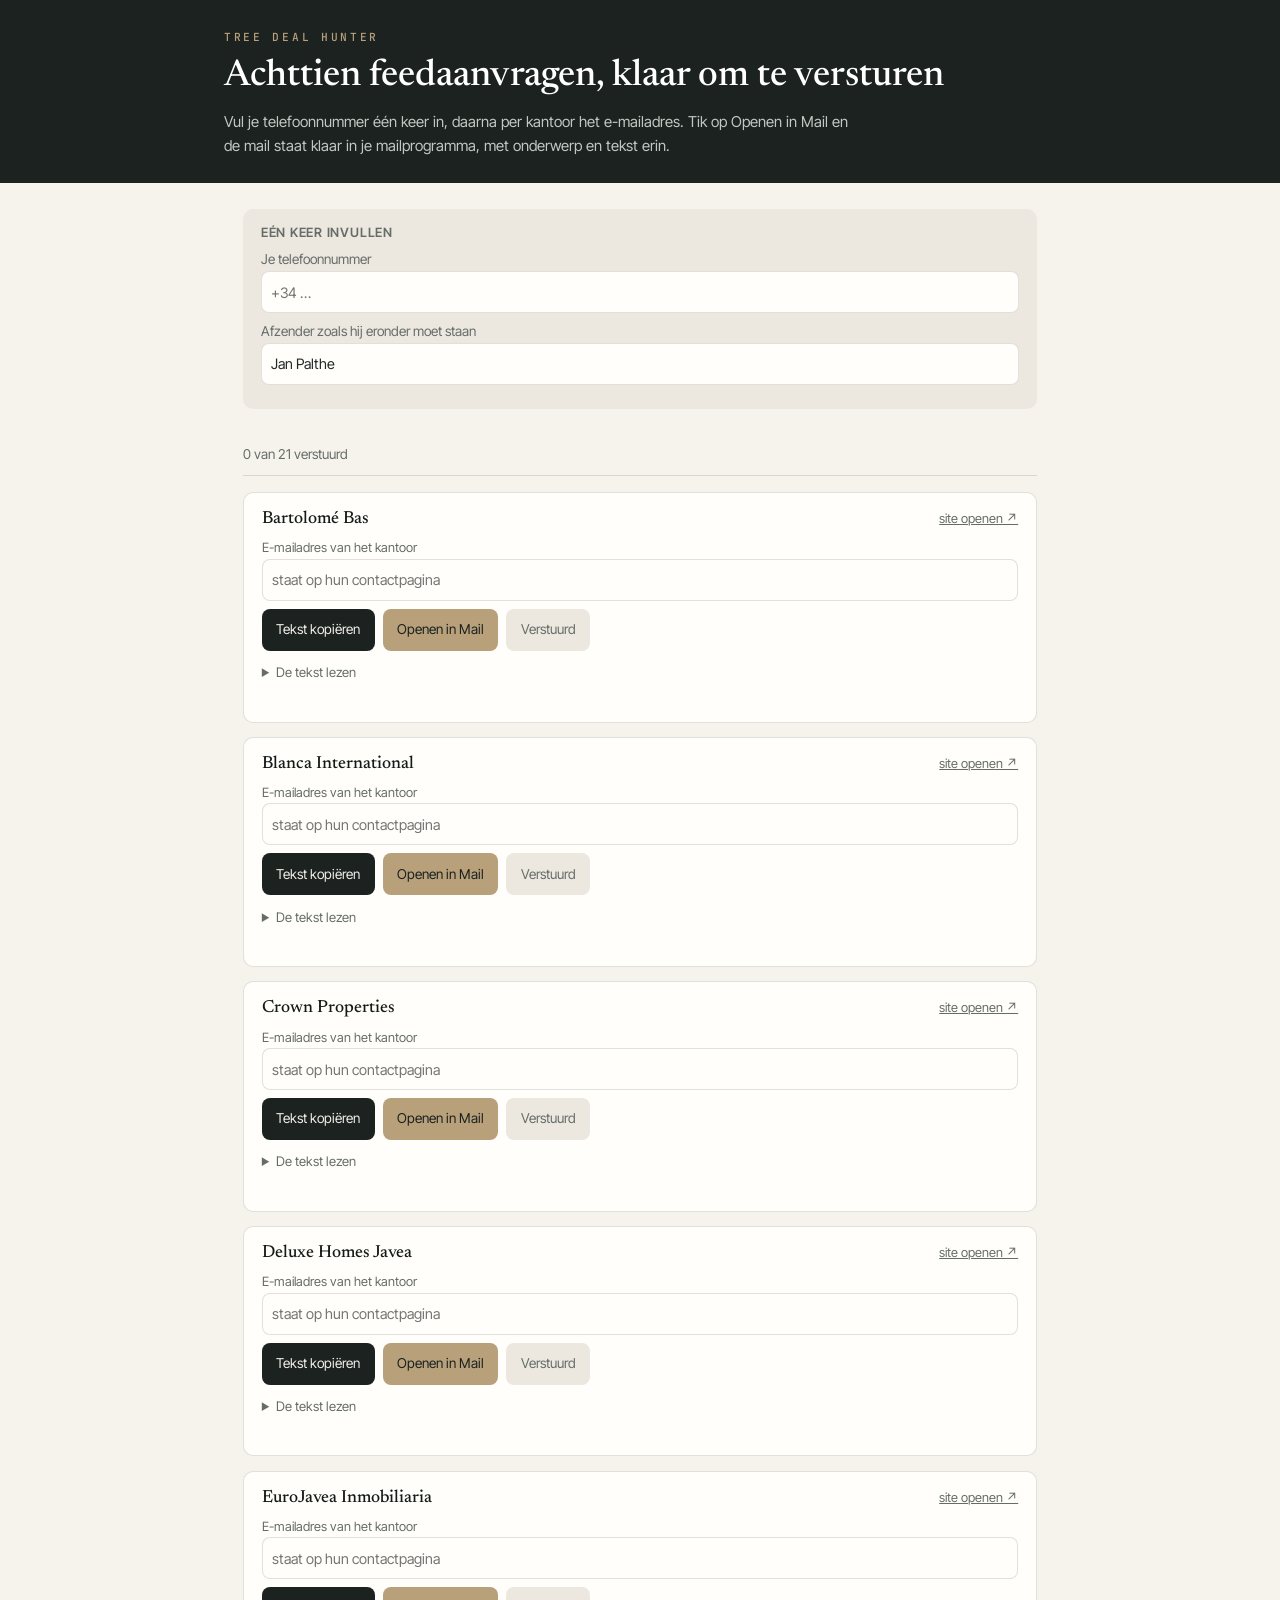
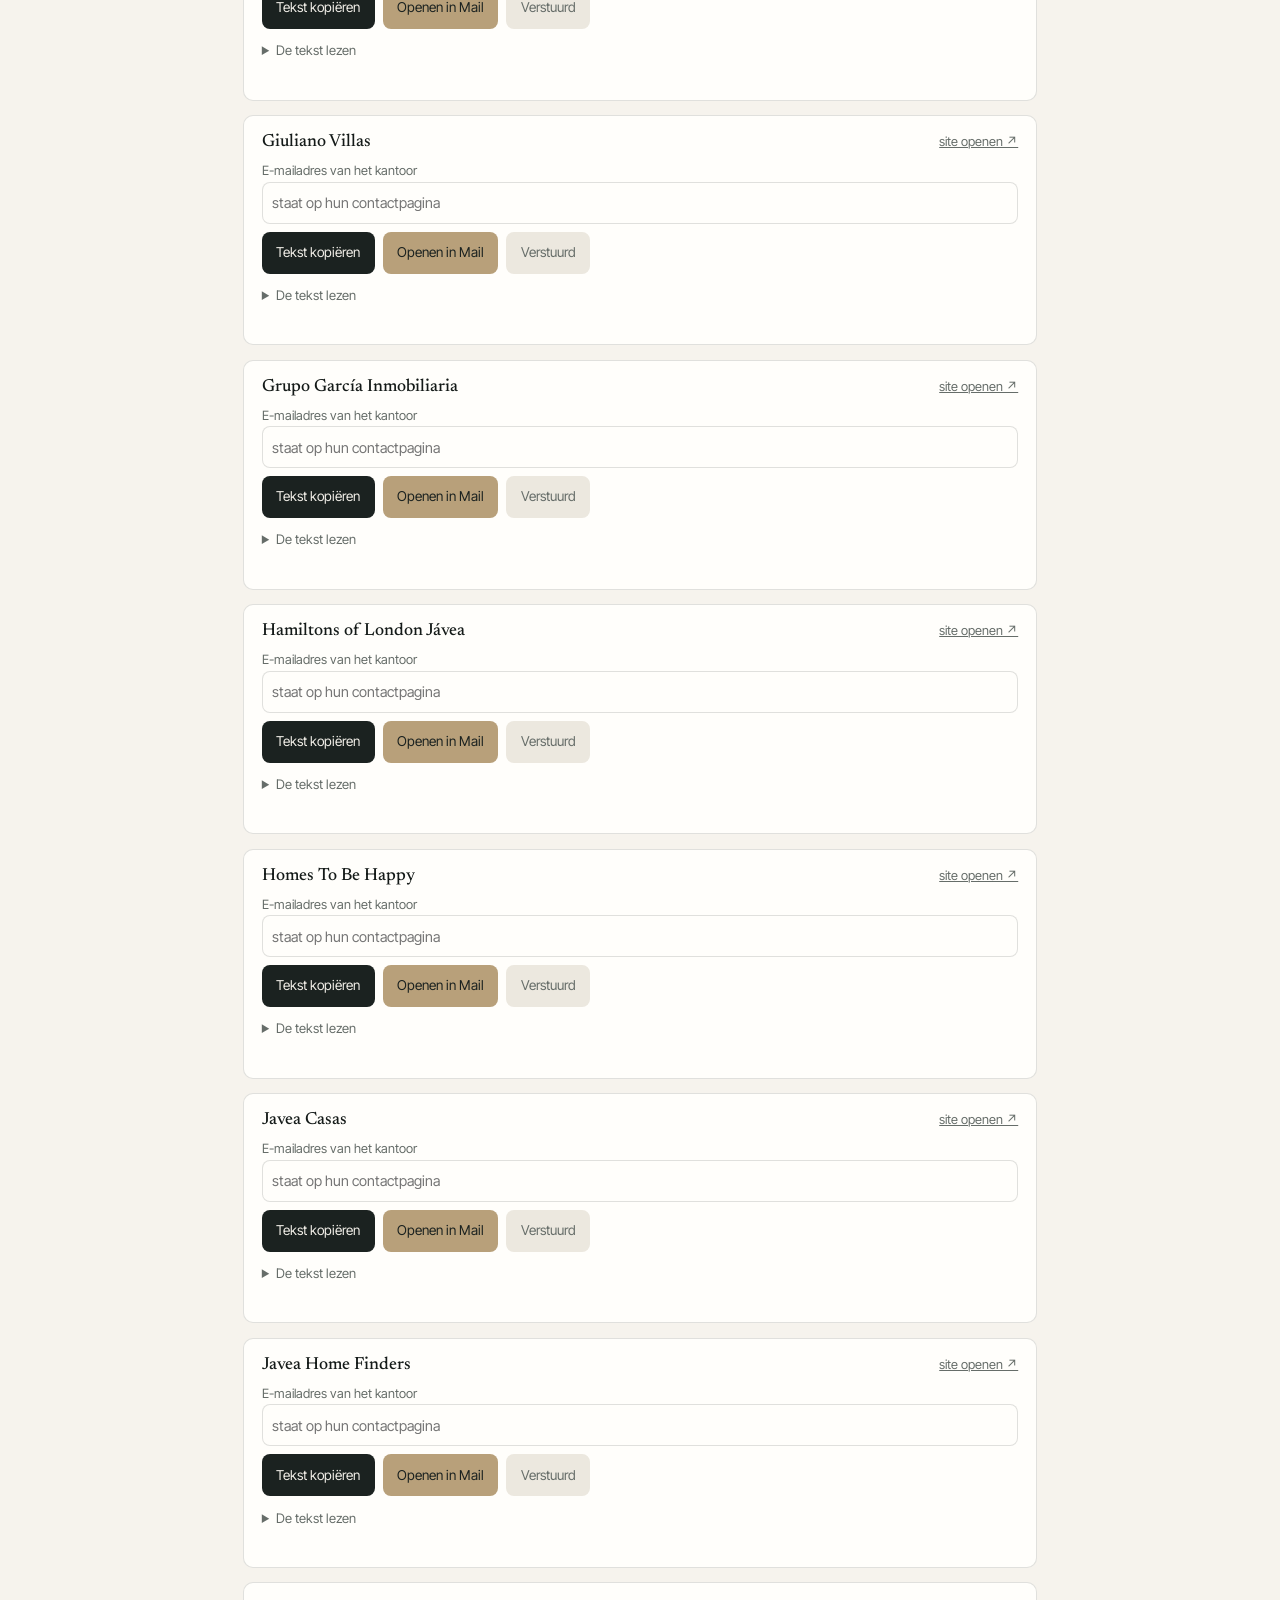
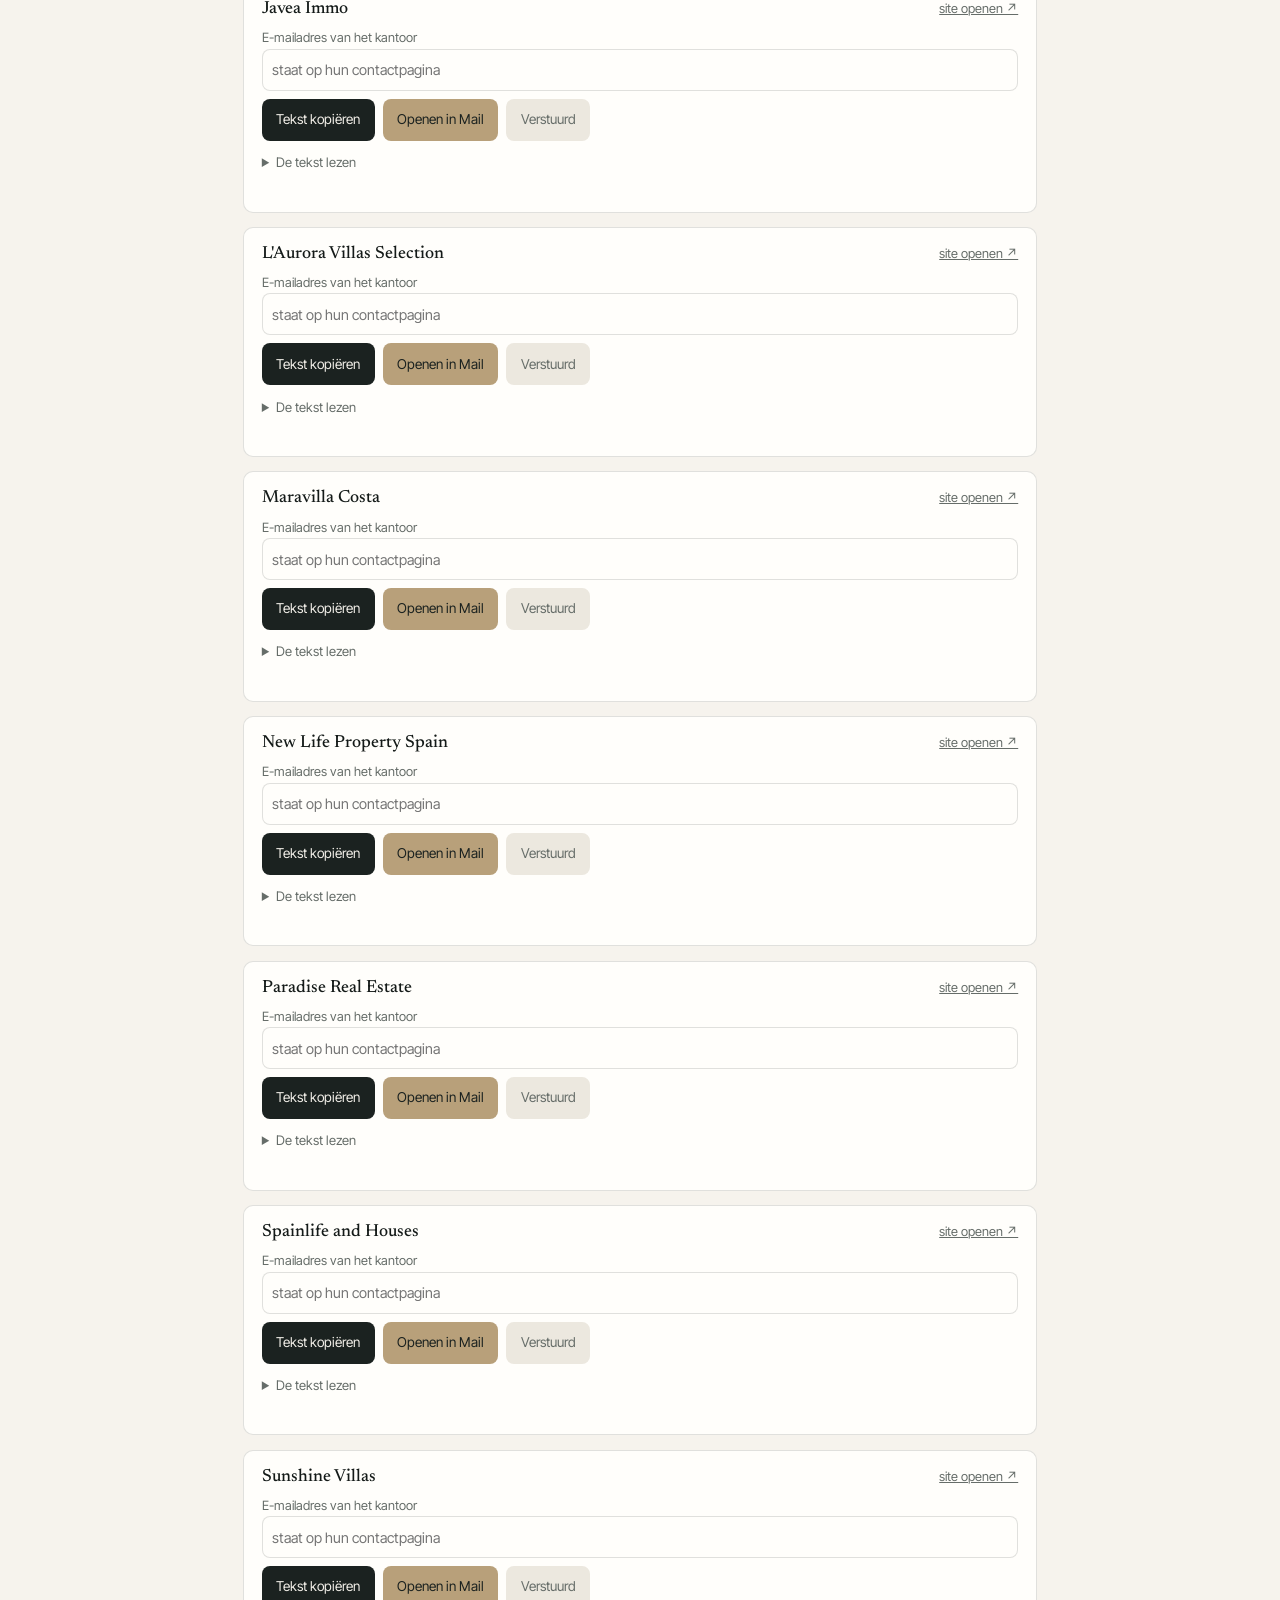
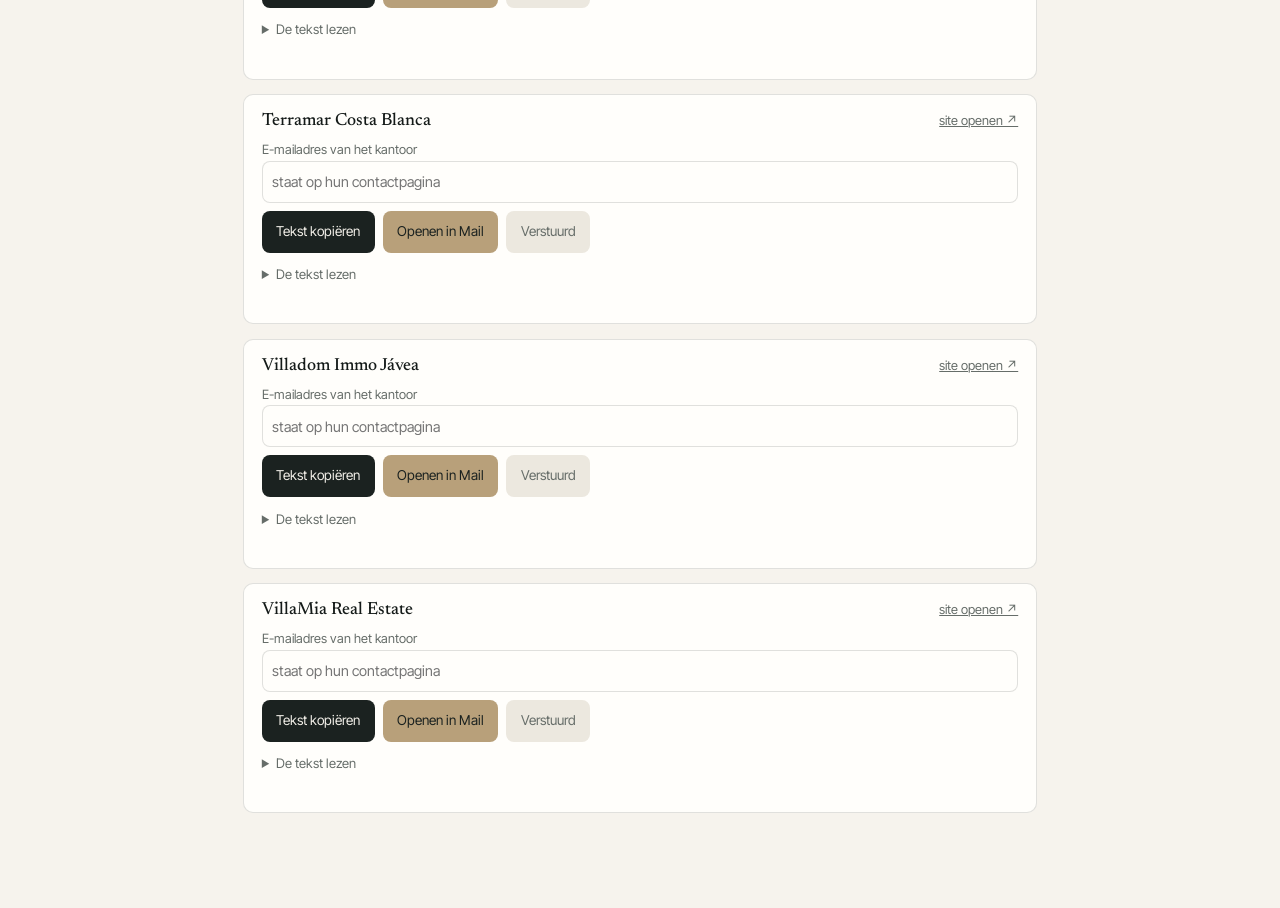
<file: acties/feed-aanvraag/versturen.html>
<!doctype html>
<html lang="nl"><head><meta charset="utf-8">
<meta name="viewport" content="width=device-width, initial-scale=1">
<title>Feedaanvragen versturen</title>
<link rel="preconnect" href="https://fonts.googleapis.com">
<link rel="preconnect" href="https://fonts.gstatic.com" crossorigin>
<link rel="stylesheet" href="https://fonts.googleapis.com/css2?family=Newsreader:opsz,wght@6..72,400;6..72,500&family=Inter+Tight:wght@400;500;600&family=JetBrains+Mono:wght@400;500&display=swap">
<style>
:root{--paper:#f6f3ed;--surface:#fffefb;--sunk:#ece8df;--ink:#232a28;--ink-strong:#141a18;
 --muted:#666d69;--faint:#949a95;--beige:#b8a07a;--pine:#1b2220;--rule:rgba(35,42,40,.14);
 --goed:#2f7a55;--bad:#9b3a31;
 --display:"Newsreader",Georgia,serif;--body:"Inter Tight",Arial,sans-serif;--mono:"JetBrains Mono",monospace}
@media (prefers-color-scheme:dark){:root:not([data-theme="light"]){--paper:#151a19;--surface:#1d2321;
 --sunk:#252c2a;--ink:#dfe3e0;--ink-strong:#f3f1ec;--muted:#a0a7a3;--faint:#78807b;--beige:#c9b28c;
 --pine:#0d1211;--rule:rgba(223,227,224,.16);--goed:#6cc198;--bad:#d98b80}}
:root[data-theme="dark"]{--paper:#151a19;--surface:#1d2321;--sunk:#252c2a;--ink:#dfe3e0;
 --ink-strong:#f3f1ec;--muted:#a0a7a3;--faint:#78807b;--beige:#c9b28c;--pine:#0d1211;
 --rule:rgba(223,227,224,.16);--goed:#6cc198;--bad:#d98b80}
*{box-sizing:border-box}
body{margin:0;background:var(--paper);color:var(--ink);font:15px/1.6 var(--body)}
header.top{background:var(--pine);color:#eceae4;padding:2rem 1.2rem 1.6rem}
header.top .in{max-width:52rem;margin:0 auto}
.eyebrow{font:500 .7rem/1 var(--mono);letter-spacing:.24em;color:var(--beige);margin:0 0 .8rem}
h1{font:500 clamp(1.7rem,5vw,2.3rem)/1.15 var(--display);margin:0;color:#fff}
.lede{margin:.7rem 0 0;color:#c2c7c2;max-width:40rem}
.wrap{max-width:52rem;margin:0 auto;padding:1.6rem 1.2rem 5rem}
.velden{background:var(--sunk);border-radius:10px;padding:1rem 1.1rem;margin-bottom:1.6rem}
.velden h3{margin:0 0 .5rem;font:600 .8rem/1.3 var(--body);letter-spacing:.06em;text-transform:uppercase;color:var(--muted)}
.velden label{display:block;margin:.5rem 0;font-size:.85rem;color:var(--muted)}
input{width:100%;min-height:42px;padding:.45rem .6rem;border:1px solid var(--rule);border-radius:8px;
 background:var(--surface);color:var(--ink);font:inherit;font-size:.9rem}
.m{background:var(--surface);border:1px solid var(--rule);border-radius:10px;padding:1rem 1.1rem;margin-bottom:.9rem}
.m.klaar{opacity:.55;border-left:3px solid var(--goed)}
.m header{display:flex;align-items:baseline;justify-content:space-between;gap:1rem;margin-bottom:.5rem}
.m h2{font:500 1.1rem/1.2 var(--display);margin:0;color:var(--ink-strong)}
.m header a{font-size:.8rem;color:var(--muted)}
.m label{display:block;font-size:.8rem;color:var(--muted);margin-bottom:.5rem}
.knoppen{display:flex;gap:.5rem;flex-wrap:wrap}
button{min-height:42px;padding:0 .9rem;border:0;border-radius:8px;cursor:pointer;font:inherit;font-size:.85rem;
 background:var(--pine);color:#f2efe8}
button.klaar{background:var(--sunk);color:var(--muted)}
button.open{background:var(--beige);color:#1b2220}
details{margin-top:.7rem}
summary{cursor:pointer;font-size:.82rem;color:var(--muted)}
pre.body{white-space:pre-wrap;font:inherit;font-size:.85rem;background:var(--sunk);padding:.8rem;border-radius:8px;margin:.5rem 0 0}
.st{margin:.4rem 0 0;font-size:.8rem;min-height:1rem;color:var(--goed)}
.teller{position:sticky;top:0;background:var(--paper);padding:.6rem 0;font-size:.85rem;color:var(--muted);
 border-bottom:1px solid var(--rule);margin-bottom:1rem;z-index:2}
</style></head><body>
<header class="top"><div class="in">
<p class="eyebrow">TREE DEAL HUNTER</p>
<h1>Achttien feedaanvragen, klaar om te versturen</h1>
<p class="lede">Vul je telefoonnummer één keer in, daarna per kantoor het e-mailadres. Tik op
Openen in Mail en de mail staat klaar in je mailprogramma, met onderwerp en tekst erin.</p>
</div></header>
<div class="wrap">
<div class="velden">
  <h3>Eén keer invullen</h3>
  <label>Je telefoonnummer<input id="tel" placeholder="+34 …" autocomplete="tel"></label>
  <label>Afzender zoals hij eronder moet staan<input id="afz" value="Jan Palthe"></label>
</div>
<p class="teller" id="teller"></p>
<article class="m" data-i="0">
  <header><h2>Bartolomé Bas</h2>
    <a href="https://bartolomebas.com" target="_blank" rel="noopener noreferrer">site openen ↗</a></header>
  <label>E-mailadres van het kantoor
    <input type="email" class="adres" placeholder="staat op hun contactpagina"></label>
  <div class="knoppen">
    <button class="kopieer">Tekst kopiëren</button>
    <button class="open">Openen in Mail</button>
    <button class="klaar">Verstuurd</button>
  </div>
  <details><summary>De tekst lezen</summary><pre class="body">Hola,

Somos TREE, de Jávea, desde 2022. Trabajamos en tres frentes: *Find* con TREE Properties,
*Build* con TREE Constructions y *Live* con cocinas y baños. Find. Build. Live.

Os escribimos por dos motivos.

El primero: **compramos por cuenta propia**. Buscamos casas para reformar y parcelas para construir
en Jávea. Miramos, calculamos y decidimos rápido, y la reforma la hacemos con gente nuestra.

El segundo: **traemos compradores**. TREE Properties tiene su propia cartera de clientes del norte de
Europa. Si algo vuestro encaja, os lo presentamos.

Para poder mirar vuestro catálogo con orden, os pedimos una cosa: ¿podríamos recibir vuestro feed de
exportación para colaboradores? Un XML, un CSV o un enlace a vuestro catálogo: cualquier formato nos sirve.

Lo usamos solo dentro de casa, para nuestra propia búsqueda. No publicamos vuestras fichas en ninguna
web sin acuerdo previo con vosotros. Y si preferís hablarlo antes, nos pasamos por la oficina.

Un saludo,

Jan Palthe
TREE Group · Jávea, Costa Blanca
Find. Build. Live.
info@treeproperties.es · [telefoonnummer invullen]

---

Hello,

We are TREE, based in Jávea since 2022. Three disciplines under one roof: *Find* with TREE Properties,
*Build* with TREE Constructions, *Live* with kitchens and bathrooms. Find. Build. Live.

Two reasons for writing.

First, **we buy for our own account**. We look for houses to renovate and plots to build on in Jávea.
We view, we calculate, we decide quickly, and we do the renovation with our own people.

Second, **we bring buyers**. TREE Properties has its own client base in northern Europe. When
something of yours fits, we introduce it.

So one request: could we receive your partner export feed? XML, CSV or a link to your catalogue: any format works for us.

We use it in house only, for our own search. We do not publish your listings anywhere without
agreeing that with you first. And if you would rather talk it through, we will come by the office.

Kind regards,

Jan Palthe
TREE Group · Jávea, Costa Blanca
Find. Build. Live.
info@treeproperties.es · [phone number]</pre></details>
  <p class="st"></p>
</article>
<article class="m" data-i="1">
  <header><h2>Blanca International</h2>
    <a href="https://www.blancainternational.com" target="_blank" rel="noopener noreferrer">site openen ↗</a></header>
  <label>E-mailadres van het kantoor
    <input type="email" class="adres" placeholder="staat op hun contactpagina"></label>
  <div class="knoppen">
    <button class="kopieer">Tekst kopiëren</button>
    <button class="open">Openen in Mail</button>
    <button class="klaar">Verstuurd</button>
  </div>
  <details><summary>De tekst lezen</summary><pre class="body">Hola,

Somos TREE, de Jávea, desde 2022. Trabajamos en tres frentes: *Find* con TREE Properties,
*Build* con TREE Constructions y *Live* con cocinas y baños. Find. Build. Live.

Os escribimos por dos motivos.

El primero: **compramos por cuenta propia**. Buscamos casas para reformar y parcelas para construir
en Jávea. Miramos, calculamos y decidimos rápido, y la reforma la hacemos con gente nuestra.

El segundo: **traemos compradores**. TREE Properties tiene su propia cartera de clientes del norte de
Europa. Si algo vuestro encaja, os lo presentamos.

Para poder mirar vuestro catálogo con orden, os pedimos una cosa: ¿podríamos recibir vuestro feed de
exportación para colaboradores? Sabemos que trabajáis con Paagees. Ese sistema exporta el catálogo en XML para colaboradores, y con eso ya nos apañamos.

Lo usamos solo dentro de casa, para nuestra propia búsqueda. No publicamos vuestras fichas en ninguna
web sin acuerdo previo con vosotros. Y si preferís hablarlo antes, nos pasamos por la oficina.

Un saludo,

Jan Palthe
TREE Group · Jávea, Costa Blanca
Find. Build. Live.
info@treeproperties.es · [telefoonnummer invullen]

---

Hello,

We are TREE, based in Jávea since 2022. Three disciplines under one roof: *Find* with TREE Properties,
*Build* with TREE Constructions, *Live* with kitchens and bathrooms. Find. Build. Live.

Two reasons for writing.

First, **we buy for our own account**. We look for houses to renovate and plots to build on in Jávea.
We view, we calculate, we decide quickly, and we do the renovation with our own people.

Second, **we bring buyers**. TREE Properties has its own client base in northern Europe. When
something of yours fits, we introduce it.

So one request: could we receive your partner export feed? We understand you work with Paagees. That platform exports the catalogue as XML for partners, which is all we need.

We use it in house only, for our own search. We do not publish your listings anywhere without
agreeing that with you first. And if you would rather talk it through, we will come by the office.

Kind regards,

Jan Palthe
TREE Group · Jávea, Costa Blanca
Find. Build. Live.
info@treeproperties.es · [phone number]</pre></details>
  <p class="st"></p>
</article>
<article class="m" data-i="2">
  <header><h2>Crown Properties</h2>
    <a href="https://www.crown-property.com" target="_blank" rel="noopener noreferrer">site openen ↗</a></header>
  <label>E-mailadres van het kantoor
    <input type="email" class="adres" placeholder="staat op hun contactpagina"></label>
  <div class="knoppen">
    <button class="kopieer">Tekst kopiëren</button>
    <button class="open">Openen in Mail</button>
    <button class="klaar">Verstuurd</button>
  </div>
  <details><summary>De tekst lezen</summary><pre class="body">Hola,

Somos TREE, de Jávea, desde 2022. Trabajamos en tres frentes: *Find* con TREE Properties,
*Build* con TREE Constructions y *Live* con cocinas y baños. Find. Build. Live.

Os escribimos por dos motivos.

El primero: **compramos por cuenta propia**. Buscamos casas para reformar y parcelas para construir
en Jávea. Miramos, calculamos y decidimos rápido, y la reforma la hacemos con gente nuestra.

El segundo: **traemos compradores**. TREE Properties tiene su propia cartera de clientes del norte de
Europa. Si algo vuestro encaja, os lo presentamos.

Para poder mirar vuestro catálogo con orden, os pedimos una cosa: ¿podríamos recibir vuestro feed de
exportación para colaboradores? Sabemos que trabajáis con Sooprema. Ese sistema exporta el catálogo en XML para colaboradores, y con eso ya nos apañamos.

Lo usamos solo dentro de casa, para nuestra propia búsqueda. No publicamos vuestras fichas en ninguna
web sin acuerdo previo con vosotros. Y si preferís hablarlo antes, nos pasamos por la oficina.

Un saludo,

Jan Palthe
TREE Group · Jávea, Costa Blanca
Find. Build. Live.
info@treeproperties.es · [telefoonnummer invullen]

---

Hello,

We are TREE, based in Jávea since 2022. Three disciplines under one roof: *Find* with TREE Properties,
*Build* with TREE Constructions, *Live* with kitchens and bathrooms. Find. Build. Live.

Two reasons for writing.

First, **we buy for our own account**. We look for houses to renovate and plots to build on in Jávea.
We view, we calculate, we decide quickly, and we do the renovation with our own people.

Second, **we bring buyers**. TREE Properties has its own client base in northern Europe. When
something of yours fits, we introduce it.

So one request: could we receive your partner export feed? We understand you work with Sooprema. That platform exports the catalogue as XML for partners, which is all we need.

We use it in house only, for our own search. We do not publish your listings anywhere without
agreeing that with you first. And if you would rather talk it through, we will come by the office.

Kind regards,

Jan Palthe
TREE Group · Jávea, Costa Blanca
Find. Build. Live.
info@treeproperties.es · [phone number]</pre></details>
  <p class="st"></p>
</article>
<article class="m" data-i="3">
  <header><h2>Deluxe Homes Javea</h2>
    <a href="https://www.deluxehomesjavea.com" target="_blank" rel="noopener noreferrer">site openen ↗</a></header>
  <label>E-mailadres van het kantoor
    <input type="email" class="adres" placeholder="staat op hun contactpagina"></label>
  <div class="knoppen">
    <button class="kopieer">Tekst kopiëren</button>
    <button class="open">Openen in Mail</button>
    <button class="klaar">Verstuurd</button>
  </div>
  <details><summary>De tekst lezen</summary><pre class="body">Hola,

Somos TREE, de Jávea, desde 2022. Trabajamos en tres frentes: *Find* con TREE Properties,
*Build* con TREE Constructions y *Live* con cocinas y baños. Find. Build. Live.

Os escribimos por dos motivos.

El primero: **compramos por cuenta propia**. Buscamos casas para reformar y parcelas para construir
en Jávea. Miramos, calculamos y decidimos rápido, y la reforma la hacemos con gente nuestra.

El segundo: **traemos compradores**. TREE Properties tiene su propia cartera de clientes del norte de
Europa. Si algo vuestro encaja, os lo presentamos.

Para poder mirar vuestro catálogo con orden, os pedimos una cosa: ¿podríamos recibir vuestro feed de
exportación para colaboradores? Sabemos que trabajáis con Kyero. Ese sistema exporta el catálogo en XML para colaboradores, y con eso ya nos apañamos.

Lo usamos solo dentro de casa, para nuestra propia búsqueda. No publicamos vuestras fichas en ninguna
web sin acuerdo previo con vosotros. Y si preferís hablarlo antes, nos pasamos por la oficina.

Un saludo,

Jan Palthe
TREE Group · Jávea, Costa Blanca
Find. Build. Live.
info@treeproperties.es · [telefoonnummer invullen]

---

Hello,

We are TREE, based in Jávea since 2022. Three disciplines under one roof: *Find* with TREE Properties,
*Build* with TREE Constructions, *Live* with kitchens and bathrooms. Find. Build. Live.

Two reasons for writing.

First, **we buy for our own account**. We look for houses to renovate and plots to build on in Jávea.
We view, we calculate, we decide quickly, and we do the renovation with our own people.

Second, **we bring buyers**. TREE Properties has its own client base in northern Europe. When
something of yours fits, we introduce it.

So one request: could we receive your partner export feed? We understand you work with Kyero. That platform exports the catalogue as XML for partners, which is all we need.

We use it in house only, for our own search. We do not publish your listings anywhere without
agreeing that with you first. And if you would rather talk it through, we will come by the office.

Kind regards,

Jan Palthe
TREE Group · Jávea, Costa Blanca
Find. Build. Live.
info@treeproperties.es · [phone number]</pre></details>
  <p class="st"></p>
</article>
<article class="m" data-i="4">
  <header><h2>EuroJavea Inmobiliaria</h2>
    <a href="https://www.eurojavea.com" target="_blank" rel="noopener noreferrer">site openen ↗</a></header>
  <label>E-mailadres van het kantoor
    <input type="email" class="adres" placeholder="staat op hun contactpagina"></label>
  <div class="knoppen">
    <button class="kopieer">Tekst kopiëren</button>
    <button class="open">Openen in Mail</button>
    <button class="klaar">Verstuurd</button>
  </div>
  <details><summary>De tekst lezen</summary><pre class="body">Hola,

Somos TREE, de Jávea, desde 2022. Trabajamos en tres frentes: *Find* con TREE Properties,
*Build* con TREE Constructions y *Live* con cocinas y baños. Find. Build. Live.

Os escribimos por dos motivos.

El primero: **compramos por cuenta propia**. Buscamos casas para reformar y parcelas para construir
en Jávea. Miramos, calculamos y decidimos rápido, y la reforma la hacemos con gente nuestra.

El segundo: **traemos compradores**. TREE Properties tiene su propia cartera de clientes del norte de
Europa. Si algo vuestro encaja, os lo presentamos.

Para poder mirar vuestro catálogo con orden, os pedimos una cosa: ¿podríamos recibir vuestro feed de
exportación para colaboradores? Sabemos que trabajáis con Inmobalia. Ese sistema exporta el catálogo en XML para colaboradores, y con eso ya nos apañamos.

Lo usamos solo dentro de casa, para nuestra propia búsqueda. No publicamos vuestras fichas en ninguna
web sin acuerdo previo con vosotros. Y si preferís hablarlo antes, nos pasamos por la oficina.

Un saludo,

Jan Palthe
TREE Group · Jávea, Costa Blanca
Find. Build. Live.
info@treeproperties.es · [telefoonnummer invullen]

---

Hello,

We are TREE, based in Jávea since 2022. Three disciplines under one roof: *Find* with TREE Properties,
*Build* with TREE Constructions, *Live* with kitchens and bathrooms. Find. Build. Live.

Two reasons for writing.

First, **we buy for our own account**. We look for houses to renovate and plots to build on in Jávea.
We view, we calculate, we decide quickly, and we do the renovation with our own people.

Second, **we bring buyers**. TREE Properties has its own client base in northern Europe. When
something of yours fits, we introduce it.

So one request: could we receive your partner export feed? We understand you work with Inmobalia. That platform exports the catalogue as XML for partners, which is all we need.

We use it in house only, for our own search. We do not publish your listings anywhere without
agreeing that with you first. And if you would rather talk it through, we will come by the office.

Kind regards,

Jan Palthe
TREE Group · Jávea, Costa Blanca
Find. Build. Live.
info@treeproperties.es · [phone number]</pre></details>
  <p class="st"></p>
</article>
<article class="m" data-i="5">
  <header><h2>Giuliano Villas</h2>
    <a href="https://www.costablancajaveaproperties.com" target="_blank" rel="noopener noreferrer">site openen ↗</a></header>
  <label>E-mailadres van het kantoor
    <input type="email" class="adres" placeholder="staat op hun contactpagina"></label>
  <div class="knoppen">
    <button class="kopieer">Tekst kopiëren</button>
    <button class="open">Openen in Mail</button>
    <button class="klaar">Verstuurd</button>
  </div>
  <details><summary>De tekst lezen</summary><pre class="body">Hola,

Somos TREE, de Jávea, desde 2022. Trabajamos en tres frentes: *Find* con TREE Properties,
*Build* con TREE Constructions y *Live* con cocinas y baños. Find. Build. Live.

Os escribimos por dos motivos.

El primero: **compramos por cuenta propia**. Buscamos casas para reformar y parcelas para construir
en Jávea. Miramos, calculamos y decidimos rápido, y la reforma la hacemos con gente nuestra.

El segundo: **traemos compradores**. TREE Properties tiene su propia cartera de clientes del norte de
Europa. Si algo vuestro encaja, os lo presentamos.

Os seremos francos sobre una cosa: hoy seguimos vuestro catálogo leyendo vuestra web pública, que es
lo que vuestro robots.txt permite. Funciona, pero no es preciso: leyendo la página podemos coger un
precio o una superficie que no es la de la ficha. Preferimos hacerlo bien.

Por eso os pedimos una cosa: ¿podríamos recibir vuestro feed de exportación para colaboradores?
Vuestra web es a medida, así que no sabemos qué exportación tenéis. Nos sirve cualquier formato: XML, CSV o incluso un enlace que vuestro programador pueda generar.

Lo usamos solo dentro de casa, para nuestra propia búsqueda. No publicamos vuestras fichas en ninguna
web sin acuerdo previo con vosotros. Y si preferís hablarlo antes, nos pasamos por la oficina.

Un saludo,

Jan Palthe
TREE Group · Jávea, Costa Blanca
Find. Build. Live.
info@treeproperties.es · [telefoonnummer invullen]

---

Hello,

We are TREE, based in Jávea since 2022. Three disciplines under one roof: *Find* with TREE Properties,
*Build* with TREE Constructions, *Live* with kitchens and bathrooms. Find. Build. Live.

Two reasons for writing.

First, **we buy for our own account**. We look for houses to renovate and plots to build on in Jávea.
We view, we calculate, we decide quickly, and we do the renovation with our own people.

Second, **we bring buyers**. TREE Properties has its own client base in northern Europe. When
something of yours fits, we introduce it.

One thing we want to be straight about: today we follow your catalogue by reading your public
website, which is what your robots.txt allows. It works, but it is not precise — reading a page, we
can pick up a price or a floor area that is not the one on the listing. We would rather do it
properly.

So one request: could we receive your partner export feed? Your site is custom-built, so we do not know what export you have. Any format works for us: XML, CSV, or simply a link your developer can generate.

We use it in house only, for our own search. We do not publish your listings anywhere without
agreeing that with you first. And if you would rather talk it through, we will come by the office.

Kind regards,

Jan Palthe
TREE Group · Jávea, Costa Blanca
Find. Build. Live.
info@treeproperties.es · [phone number]</pre></details>
  <p class="st"></p>
</article>
<article class="m" data-i="6">
  <header><h2>Grupo García Inmobiliaria</h2>
    <a href="https://grupo-garcia.es" target="_blank" rel="noopener noreferrer">site openen ↗</a></header>
  <label>E-mailadres van het kantoor
    <input type="email" class="adres" placeholder="staat op hun contactpagina"></label>
  <div class="knoppen">
    <button class="kopieer">Tekst kopiëren</button>
    <button class="open">Openen in Mail</button>
    <button class="klaar">Verstuurd</button>
  </div>
  <details><summary>De tekst lezen</summary><pre class="body">Hola,

Somos TREE, de Jávea, desde 2022. Trabajamos en tres frentes: *Find* con TREE Properties,
*Build* con TREE Constructions y *Live* con cocinas y baños. Find. Build. Live.

Os escribimos por dos motivos.

El primero: **compramos por cuenta propia**. Buscamos casas para reformar y parcelas para construir
en Jávea. Miramos, calculamos y decidimos rápido, y la reforma la hacemos con gente nuestra.

El segundo: **traemos compradores**. TREE Properties tiene su propia cartera de clientes del norte de
Europa. Si algo vuestro encaja, os lo presentamos.

Para poder mirar vuestro catálogo con orden, os pedimos una cosa: ¿podríamos recibir vuestro feed de
exportación para colaboradores? Un XML, un CSV o un enlace a vuestro catálogo: cualquier formato nos sirve.

Lo usamos solo dentro de casa, para nuestra propia búsqueda. No publicamos vuestras fichas en ninguna
web sin acuerdo previo con vosotros. Y si preferís hablarlo antes, nos pasamos por la oficina.

Un saludo,

Jan Palthe
TREE Group · Jávea, Costa Blanca
Find. Build. Live.
info@treeproperties.es · [telefoonnummer invullen]

---

Hello,

We are TREE, based in Jávea since 2022. Three disciplines under one roof: *Find* with TREE Properties,
*Build* with TREE Constructions, *Live* with kitchens and bathrooms. Find. Build. Live.

Two reasons for writing.

First, **we buy for our own account**. We look for houses to renovate and plots to build on in Jávea.
We view, we calculate, we decide quickly, and we do the renovation with our own people.

Second, **we bring buyers**. TREE Properties has its own client base in northern Europe. When
something of yours fits, we introduce it.

So one request: could we receive your partner export feed? XML, CSV or a link to your catalogue: any format works for us.

We use it in house only, for our own search. We do not publish your listings anywhere without
agreeing that with you first. And if you would rather talk it through, we will come by the office.

Kind regards,

Jan Palthe
TREE Group · Jávea, Costa Blanca
Find. Build. Live.
info@treeproperties.es · [phone number]</pre></details>
  <p class="st"></p>
</article>
<article class="m" data-i="7">
  <header><h2>Hamiltons of London Jávea</h2>
    <a href="https://www.hamiltonsoflondon.net" target="_blank" rel="noopener noreferrer">site openen ↗</a></header>
  <label>E-mailadres van het kantoor
    <input type="email" class="adres" placeholder="staat op hun contactpagina"></label>
  <div class="knoppen">
    <button class="kopieer">Tekst kopiëren</button>
    <button class="open">Openen in Mail</button>
    <button class="klaar">Verstuurd</button>
  </div>
  <details><summary>De tekst lezen</summary><pre class="body">Hola,

Somos TREE, de Jávea, desde 2022. Trabajamos en tres frentes: *Find* con TREE Properties,
*Build* con TREE Constructions y *Live* con cocinas y baños. Find. Build. Live.

Os escribimos por dos motivos.

El primero: **compramos por cuenta propia**. Buscamos casas para reformar y parcelas para construir
en Jávea. Miramos, calculamos y decidimos rápido, y la reforma la hacemos con gente nuestra.

El segundo: **traemos compradores**. TREE Properties tiene su propia cartera de clientes del norte de
Europa. Si algo vuestro encaja, os lo presentamos.

Para poder mirar vuestro catálogo con orden, os pedimos una cosa: ¿podríamos recibir vuestro feed de
exportación para colaboradores? Sabemos que trabajáis con Sooprema. Ese sistema exporta el catálogo en XML para colaboradores, y con eso ya nos apañamos.

Lo usamos solo dentro de casa, para nuestra propia búsqueda. No publicamos vuestras fichas en ninguna
web sin acuerdo previo con vosotros. Y si preferís hablarlo antes, nos pasamos por la oficina.

Un saludo,

Jan Palthe
TREE Group · Jávea, Costa Blanca
Find. Build. Live.
info@treeproperties.es · [telefoonnummer invullen]

---

Hello,

We are TREE, based in Jávea since 2022. Three disciplines under one roof: *Find* with TREE Properties,
*Build* with TREE Constructions, *Live* with kitchens and bathrooms. Find. Build. Live.

Two reasons for writing.

First, **we buy for our own account**. We look for houses to renovate and plots to build on in Jávea.
We view, we calculate, we decide quickly, and we do the renovation with our own people.

Second, **we bring buyers**. TREE Properties has its own client base in northern Europe. When
something of yours fits, we introduce it.

So one request: could we receive your partner export feed? We understand you work with Sooprema. That platform exports the catalogue as XML for partners, which is all we need.

We use it in house only, for our own search. We do not publish your listings anywhere without
agreeing that with you first. And if you would rather talk it through, we will come by the office.

Kind regards,

Jan Palthe
TREE Group · Jávea, Costa Blanca
Find. Build. Live.
info@treeproperties.es · [phone number]</pre></details>
  <p class="st"></p>
</article>
<article class="m" data-i="8">
  <header><h2>Homes To Be Happy</h2>
    <a href="https://www.homestobehappy.com" target="_blank" rel="noopener noreferrer">site openen ↗</a></header>
  <label>E-mailadres van het kantoor
    <input type="email" class="adres" placeholder="staat op hun contactpagina"></label>
  <div class="knoppen">
    <button class="kopieer">Tekst kopiëren</button>
    <button class="open">Openen in Mail</button>
    <button class="klaar">Verstuurd</button>
  </div>
  <details><summary>De tekst lezen</summary><pre class="body">Hola,

Somos TREE, de Jávea, desde 2022. Trabajamos en tres frentes: *Find* con TREE Properties,
*Build* con TREE Constructions y *Live* con cocinas y baños. Find. Build. Live.

Os escribimos por dos motivos.

El primero: **compramos por cuenta propia**. Buscamos casas para reformar y parcelas para construir
en Jávea. Miramos, calculamos y decidimos rápido, y la reforma la hacemos con gente nuestra.

El segundo: **traemos compradores**. TREE Properties tiene su propia cartera de clientes del norte de
Europa. Si algo vuestro encaja, os lo presentamos.

Para poder mirar vuestro catálogo con orden, os pedimos una cosa: ¿podríamos recibir vuestro feed de
exportación para colaboradores? Sabemos que trabajáis con Sooprema. Ese sistema exporta el catálogo en XML para colaboradores, y con eso ya nos apañamos.

Lo usamos solo dentro de casa, para nuestra propia búsqueda. No publicamos vuestras fichas en ninguna
web sin acuerdo previo con vosotros. Y si preferís hablarlo antes, nos pasamos por la oficina.

Un saludo,

Jan Palthe
TREE Group · Jávea, Costa Blanca
Find. Build. Live.
info@treeproperties.es · [telefoonnummer invullen]

---

Hello,

We are TREE, based in Jávea since 2022. Three disciplines under one roof: *Find* with TREE Properties,
*Build* with TREE Constructions, *Live* with kitchens and bathrooms. Find. Build. Live.

Two reasons for writing.

First, **we buy for our own account**. We look for houses to renovate and plots to build on in Jávea.
We view, we calculate, we decide quickly, and we do the renovation with our own people.

Second, **we bring buyers**. TREE Properties has its own client base in northern Europe. When
something of yours fits, we introduce it.

So one request: could we receive your partner export feed? We understand you work with Sooprema. That platform exports the catalogue as XML for partners, which is all we need.

We use it in house only, for our own search. We do not publish your listings anywhere without
agreeing that with you first. And if you would rather talk it through, we will come by the office.

Kind regards,

Jan Palthe
TREE Group · Jávea, Costa Blanca
Find. Build. Live.
info@treeproperties.es · [phone number]</pre></details>
  <p class="st"></p>
</article>
<article class="m" data-i="9">
  <header><h2>Javea Casas</h2>
    <a href="https://www.javeacasas.com" target="_blank" rel="noopener noreferrer">site openen ↗</a></header>
  <label>E-mailadres van het kantoor
    <input type="email" class="adres" placeholder="staat op hun contactpagina"></label>
  <div class="knoppen">
    <button class="kopieer">Tekst kopiëren</button>
    <button class="open">Openen in Mail</button>
    <button class="klaar">Verstuurd</button>
  </div>
  <details><summary>De tekst lezen</summary><pre class="body">Hola,

Somos TREE, de Jávea, desde 2022. Trabajamos en tres frentes: *Find* con TREE Properties,
*Build* con TREE Constructions y *Live* con cocinas y baños. Find. Build. Live.

Os escribimos por dos motivos.

El primero: **compramos por cuenta propia**. Buscamos casas para reformar y parcelas para construir
en Jávea. Miramos, calculamos y decidimos rápido, y la reforma la hacemos con gente nuestra.

El segundo: **traemos compradores**. TREE Properties tiene su propia cartera de clientes del norte de
Europa. Si algo vuestro encaja, os lo presentamos.

Para poder mirar vuestro catálogo con orden, os pedimos una cosa: ¿podríamos recibir vuestro feed de
exportación para colaboradores? Sabemos que trabajáis con Sooprema. Ese sistema exporta el catálogo en XML para colaboradores, y con eso ya nos apañamos.

Lo usamos solo dentro de casa, para nuestra propia búsqueda. No publicamos vuestras fichas en ninguna
web sin acuerdo previo con vosotros. Y si preferís hablarlo antes, nos pasamos por la oficina.

Un saludo,

Jan Palthe
TREE Group · Jávea, Costa Blanca
Find. Build. Live.
info@treeproperties.es · [telefoonnummer invullen]

---

Hello,

We are TREE, based in Jávea since 2022. Three disciplines under one roof: *Find* with TREE Properties,
*Build* with TREE Constructions, *Live* with kitchens and bathrooms. Find. Build. Live.

Two reasons for writing.

First, **we buy for our own account**. We look for houses to renovate and plots to build on in Jávea.
We view, we calculate, we decide quickly, and we do the renovation with our own people.

Second, **we bring buyers**. TREE Properties has its own client base in northern Europe. When
something of yours fits, we introduce it.

So one request: could we receive your partner export feed? We understand you work with Sooprema. That platform exports the catalogue as XML for partners, which is all we need.

We use it in house only, for our own search. We do not publish your listings anywhere without
agreeing that with you first. And if you would rather talk it through, we will come by the office.

Kind regards,

Jan Palthe
TREE Group · Jávea, Costa Blanca
Find. Build. Live.
info@treeproperties.es · [phone number]</pre></details>
  <p class="st"></p>
</article>
<article class="m" data-i="10">
  <header><h2>Javea Home Finders</h2>
    <a href="https://www.javeahomefinders.com" target="_blank" rel="noopener noreferrer">site openen ↗</a></header>
  <label>E-mailadres van het kantoor
    <input type="email" class="adres" placeholder="staat op hun contactpagina"></label>
  <div class="knoppen">
    <button class="kopieer">Tekst kopiëren</button>
    <button class="open">Openen in Mail</button>
    <button class="klaar">Verstuurd</button>
  </div>
  <details><summary>De tekst lezen</summary><pre class="body">Hola,

Somos TREE, de Jávea, desde 2022. Trabajamos en tres frentes: *Find* con TREE Properties,
*Build* con TREE Constructions y *Live* con cocinas y baños. Find. Build. Live.

Os escribimos por dos motivos.

El primero: **compramos por cuenta propia**. Buscamos casas para reformar y parcelas para construir
en Jávea. Miramos, calculamos y decidimos rápido, y la reforma la hacemos con gente nuestra.

El segundo: **traemos compradores**. TREE Properties tiene su propia cartera de clientes del norte de
Europa. Si algo vuestro encaja, os lo presentamos.

Para poder mirar vuestro catálogo con orden, os pedimos una cosa: ¿podríamos recibir vuestro feed de
exportación para colaboradores? Sabemos que trabajáis con EasyInmo. Ese sistema exporta el catálogo en XML para colaboradores, y con eso ya nos apañamos.

Lo usamos solo dentro de casa, para nuestra propia búsqueda. No publicamos vuestras fichas en ninguna
web sin acuerdo previo con vosotros. Y si preferís hablarlo antes, nos pasamos por la oficina.

Un saludo,

Jan Palthe
TREE Group · Jávea, Costa Blanca
Find. Build. Live.
info@treeproperties.es · [telefoonnummer invullen]

---

Hello,

We are TREE, based in Jávea since 2022. Three disciplines under one roof: *Find* with TREE Properties,
*Build* with TREE Constructions, *Live* with kitchens and bathrooms. Find. Build. Live.

Two reasons for writing.

First, **we buy for our own account**. We look for houses to renovate and plots to build on in Jávea.
We view, we calculate, we decide quickly, and we do the renovation with our own people.

Second, **we bring buyers**. TREE Properties has its own client base in northern Europe. When
something of yours fits, we introduce it.

So one request: could we receive your partner export feed? We understand you work with EasyInmo. That platform exports the catalogue as XML for partners, which is all we need.

We use it in house only, for our own search. We do not publish your listings anywhere without
agreeing that with you first. And if you would rather talk it through, we will come by the office.

Kind regards,

Jan Palthe
TREE Group · Jávea, Costa Blanca
Find. Build. Live.
info@treeproperties.es · [phone number]</pre></details>
  <p class="st"></p>
</article>
<article class="m" data-i="11">
  <header><h2>Javea Immo</h2>
    <a href="https://www.javeaimmo.com" target="_blank" rel="noopener noreferrer">site openen ↗</a></header>
  <label>E-mailadres van het kantoor
    <input type="email" class="adres" placeholder="staat op hun contactpagina"></label>
  <div class="knoppen">
    <button class="kopieer">Tekst kopiëren</button>
    <button class="open">Openen in Mail</button>
    <button class="klaar">Verstuurd</button>
  </div>
  <details><summary>De tekst lezen</summary><pre class="body">Hola,

Somos TREE, de Jávea, desde 2022. Trabajamos en tres frentes: *Find* con TREE Properties,
*Build* con TREE Constructions y *Live* con cocinas y baños. Find. Build. Live.

Os escribimos por dos motivos.

El primero: **compramos por cuenta propia**. Buscamos casas para reformar y parcelas para construir
en Jávea. Miramos, calculamos y decidimos rápido, y la reforma la hacemos con gente nuestra.

El segundo: **traemos compradores**. TREE Properties tiene su propia cartera de clientes del norte de
Europa. Si algo vuestro encaja, os lo presentamos.

Para poder mirar vuestro catálogo con orden, os pedimos una cosa: ¿podríamos recibir vuestro feed de
exportación para colaboradores? Sabemos que trabajáis con Paagees. Ese sistema exporta el catálogo en XML para colaboradores, y con eso ya nos apañamos.

Lo usamos solo dentro de casa, para nuestra propia búsqueda. No publicamos vuestras fichas en ninguna
web sin acuerdo previo con vosotros. Y si preferís hablarlo antes, nos pasamos por la oficina.

Un saludo,

Jan Palthe
TREE Group · Jávea, Costa Blanca
Find. Build. Live.
info@treeproperties.es · [telefoonnummer invullen]

---

Hello,

We are TREE, based in Jávea since 2022. Three disciplines under one roof: *Find* with TREE Properties,
*Build* with TREE Constructions, *Live* with kitchens and bathrooms. Find. Build. Live.

Two reasons for writing.

First, **we buy for our own account**. We look for houses to renovate and plots to build on in Jávea.
We view, we calculate, we decide quickly, and we do the renovation with our own people.

Second, **we bring buyers**. TREE Properties has its own client base in northern Europe. When
something of yours fits, we introduce it.

So one request: could we receive your partner export feed? We understand you work with Paagees. That platform exports the catalogue as XML for partners, which is all we need.

We use it in house only, for our own search. We do not publish your listings anywhere without
agreeing that with you first. And if you would rather talk it through, we will come by the office.

Kind regards,

Jan Palthe
TREE Group · Jávea, Costa Blanca
Find. Build. Live.
info@treeproperties.es · [phone number]</pre></details>
  <p class="st"></p>
</article>
<article class="m" data-i="12">
  <header><h2>L&#x27;Aurora Villas Selection</h2>
    <a href="https://www.lauroravillas.com" target="_blank" rel="noopener noreferrer">site openen ↗</a></header>
  <label>E-mailadres van het kantoor
    <input type="email" class="adres" placeholder="staat op hun contactpagina"></label>
  <div class="knoppen">
    <button class="kopieer">Tekst kopiëren</button>
    <button class="open">Openen in Mail</button>
    <button class="klaar">Verstuurd</button>
  </div>
  <details><summary>De tekst lezen</summary><pre class="body">Hola,

Somos TREE, de Jávea, desde 2022. Trabajamos en tres frentes: *Find* con TREE Properties,
*Build* con TREE Constructions y *Live* con cocinas y baños. Find. Build. Live.

Os escribimos por dos motivos.

El primero: **compramos por cuenta propia**. Buscamos casas para reformar y parcelas para construir
en Jávea. Miramos, calculamos y decidimos rápido, y la reforma la hacemos con gente nuestra.

El segundo: **traemos compradores**. TREE Properties tiene su propia cartera de clientes del norte de
Europa. Si algo vuestro encaja, os lo presentamos.

Os seremos francos sobre una cosa: hoy seguimos vuestro catálogo leyendo vuestra web pública, que es
lo que vuestro robots.txt permite. Funciona, pero no es preciso: leyendo la página podemos coger un
precio o una superficie que no es la de la ficha. Preferimos hacerlo bien.

Por eso os pedimos una cosa: ¿podríamos recibir vuestro feed de exportación para colaboradores?
Sabemos que trabajáis con Inmoweb. Ese sistema ofrece un feed de exportación gratuito por colaborador, con una clave que vosotros mismos podéis retirar cuando queráis.

Lo usamos solo dentro de casa, para nuestra propia búsqueda. No publicamos vuestras fichas en ninguna
web sin acuerdo previo con vosotros. Y si preferís hablarlo antes, nos pasamos por la oficina.

Un saludo,

Jan Palthe
TREE Group · Jávea, Costa Blanca
Find. Build. Live.
info@treeproperties.es · [telefoonnummer invullen]

---

Hello,

We are TREE, based in Jávea since 2022. Three disciplines under one roof: *Find* with TREE Properties,
*Build* with TREE Constructions, *Live* with kitchens and bathrooms. Find. Build. Live.

Two reasons for writing.

First, **we buy for our own account**. We look for houses to renovate and plots to build on in Jávea.
We view, we calculate, we decide quickly, and we do the renovation with our own people.

Second, **we bring buyers**. TREE Properties has its own client base in northern Europe. When
something of yours fits, we introduce it.

One thing we want to be straight about: today we follow your catalogue by reading your public
website, which is what your robots.txt allows. It works, but it is not precise — reading a page, we
can pick up a price or a floor area that is not the one on the listing. We would rather do it
properly.

So one request: could we receive your partner export feed? We understand you work with Inmoweb. That platform offers a free partner export feed, with a key you can revoke yourselves at any time.

We use it in house only, for our own search. We do not publish your listings anywhere without
agreeing that with you first. And if you would rather talk it through, we will come by the office.

Kind regards,

Jan Palthe
TREE Group · Jávea, Costa Blanca
Find. Build. Live.
info@treeproperties.es · [phone number]</pre></details>
  <p class="st"></p>
</article>
<article class="m" data-i="13">
  <header><h2>Maravilla Costa</h2>
    <a href="https://www.maravilla-costa.com" target="_blank" rel="noopener noreferrer">site openen ↗</a></header>
  <label>E-mailadres van het kantoor
    <input type="email" class="adres" placeholder="staat op hun contactpagina"></label>
  <div class="knoppen">
    <button class="kopieer">Tekst kopiëren</button>
    <button class="open">Openen in Mail</button>
    <button class="klaar">Verstuurd</button>
  </div>
  <details><summary>De tekst lezen</summary><pre class="body">Hola,

Somos TREE, de Jávea, desde 2022. Trabajamos en tres frentes: *Find* con TREE Properties,
*Build* con TREE Constructions y *Live* con cocinas y baños. Find. Build. Live.

Os escribimos por dos motivos.

El primero: **compramos por cuenta propia**. Buscamos casas para reformar y parcelas para construir
en Jávea. Miramos, calculamos y decidimos rápido, y la reforma la hacemos con gente nuestra.

El segundo: **traemos compradores**. TREE Properties tiene su propia cartera de clientes del norte de
Europa. Si algo vuestro encaja, os lo presentamos.

Para poder mirar vuestro catálogo con orden, os pedimos una cosa: ¿podríamos recibir vuestro feed de
exportación para colaboradores? Sabemos que trabajáis con Sooprema. Ese sistema exporta el catálogo en XML para colaboradores, y con eso ya nos apañamos.

Lo usamos solo dentro de casa, para nuestra propia búsqueda. No publicamos vuestras fichas en ninguna
web sin acuerdo previo con vosotros. Y si preferís hablarlo antes, nos pasamos por la oficina.

Un saludo,

Jan Palthe
TREE Group · Jávea, Costa Blanca
Find. Build. Live.
info@treeproperties.es · [telefoonnummer invullen]

---

Hello,

We are TREE, based in Jávea since 2022. Three disciplines under one roof: *Find* with TREE Properties,
*Build* with TREE Constructions, *Live* with kitchens and bathrooms. Find. Build. Live.

Two reasons for writing.

First, **we buy for our own account**. We look for houses to renovate and plots to build on in Jávea.
We view, we calculate, we decide quickly, and we do the renovation with our own people.

Second, **we bring buyers**. TREE Properties has its own client base in northern Europe. When
something of yours fits, we introduce it.

So one request: could we receive your partner export feed? We understand you work with Sooprema. That platform exports the catalogue as XML for partners, which is all we need.

We use it in house only, for our own search. We do not publish your listings anywhere without
agreeing that with you first. And if you would rather talk it through, we will come by the office.

Kind regards,

Jan Palthe
TREE Group · Jávea, Costa Blanca
Find. Build. Live.
info@treeproperties.es · [phone number]</pre></details>
  <p class="st"></p>
</article>
<article class="m" data-i="14">
  <header><h2>New Life Property Spain</h2>
    <a href="https://www.newlifepropertyspain.com" target="_blank" rel="noopener noreferrer">site openen ↗</a></header>
  <label>E-mailadres van het kantoor
    <input type="email" class="adres" placeholder="staat op hun contactpagina"></label>
  <div class="knoppen">
    <button class="kopieer">Tekst kopiëren</button>
    <button class="open">Openen in Mail</button>
    <button class="klaar">Verstuurd</button>
  </div>
  <details><summary>De tekst lezen</summary><pre class="body">Hola,

Somos TREE, de Jávea, desde 2022. Trabajamos en tres frentes: *Find* con TREE Properties,
*Build* con TREE Constructions y *Live* con cocinas y baños. Find. Build. Live.

Os escribimos por dos motivos.

El primero: **compramos por cuenta propia**. Buscamos casas para reformar y parcelas para construir
en Jávea. Miramos, calculamos y decidimos rápido, y la reforma la hacemos con gente nuestra.

El segundo: **traemos compradores**. TREE Properties tiene su propia cartera de clientes del norte de
Europa. Si algo vuestro encaja, os lo presentamos.

Para poder mirar vuestro catálogo con orden, os pedimos una cosa: ¿podríamos recibir vuestro feed de
exportación para colaboradores? Sabemos que trabajáis con Sooprema. Ese sistema exporta el catálogo en XML para colaboradores, y con eso ya nos apañamos.

Lo usamos solo dentro de casa, para nuestra propia búsqueda. No publicamos vuestras fichas en ninguna
web sin acuerdo previo con vosotros. Y si preferís hablarlo antes, nos pasamos por la oficina.

Un saludo,

Jan Palthe
TREE Group · Jávea, Costa Blanca
Find. Build. Live.
info@treeproperties.es · [telefoonnummer invullen]

---

Hello,

We are TREE, based in Jávea since 2022. Three disciplines under one roof: *Find* with TREE Properties,
*Build* with TREE Constructions, *Live* with kitchens and bathrooms. Find. Build. Live.

Two reasons for writing.

First, **we buy for our own account**. We look for houses to renovate and plots to build on in Jávea.
We view, we calculate, we decide quickly, and we do the renovation with our own people.

Second, **we bring buyers**. TREE Properties has its own client base in northern Europe. When
something of yours fits, we introduce it.

So one request: could we receive your partner export feed? We understand you work with Sooprema. That platform exports the catalogue as XML for partners, which is all we need.

We use it in house only, for our own search. We do not publish your listings anywhere without
agreeing that with you first. And if you would rather talk it through, we will come by the office.

Kind regards,

Jan Palthe
TREE Group · Jávea, Costa Blanca
Find. Build. Live.
info@treeproperties.es · [phone number]</pre></details>
  <p class="st"></p>
</article>
<article class="m" data-i="15">
  <header><h2>Paradise Real Estate</h2>
    <a href="https://www.paradiserealestate.es" target="_blank" rel="noopener noreferrer">site openen ↗</a></header>
  <label>E-mailadres van het kantoor
    <input type="email" class="adres" placeholder="staat op hun contactpagina"></label>
  <div class="knoppen">
    <button class="kopieer">Tekst kopiëren</button>
    <button class="open">Openen in Mail</button>
    <button class="klaar">Verstuurd</button>
  </div>
  <details><summary>De tekst lezen</summary><pre class="body">Hola,

Somos TREE, de Jávea, desde 2022. Trabajamos en tres frentes: *Find* con TREE Properties,
*Build* con TREE Constructions y *Live* con cocinas y baños. Find. Build. Live.

Os escribimos por dos motivos.

El primero: **compramos por cuenta propia**. Buscamos casas para reformar y parcelas para construir
en Jávea. Miramos, calculamos y decidimos rápido, y la reforma la hacemos con gente nuestra.

El segundo: **traemos compradores**. TREE Properties tiene su propia cartera de clientes del norte de
Europa. Si algo vuestro encaja, os lo presentamos.

Para poder mirar vuestro catálogo con orden, os pedimos una cosa: ¿podríamos recibir vuestro feed de
exportación para colaboradores? Sabemos que trabajáis con Sooprema. Ese sistema exporta el catálogo en XML para colaboradores, y con eso ya nos apañamos.

Lo usamos solo dentro de casa, para nuestra propia búsqueda. No publicamos vuestras fichas en ninguna
web sin acuerdo previo con vosotros. Y si preferís hablarlo antes, nos pasamos por la oficina.

Un saludo,

Jan Palthe
TREE Group · Jávea, Costa Blanca
Find. Build. Live.
info@treeproperties.es · [telefoonnummer invullen]

---

Hello,

We are TREE, based in Jávea since 2022. Three disciplines under one roof: *Find* with TREE Properties,
*Build* with TREE Constructions, *Live* with kitchens and bathrooms. Find. Build. Live.

Two reasons for writing.

First, **we buy for our own account**. We look for houses to renovate and plots to build on in Jávea.
We view, we calculate, we decide quickly, and we do the renovation with our own people.

Second, **we bring buyers**. TREE Properties has its own client base in northern Europe. When
something of yours fits, we introduce it.

So one request: could we receive your partner export feed? We understand you work with Sooprema. That platform exports the catalogue as XML for partners, which is all we need.

We use it in house only, for our own search. We do not publish your listings anywhere without
agreeing that with you first. And if you would rather talk it through, we will come by the office.

Kind regards,

Jan Palthe
TREE Group · Jávea, Costa Blanca
Find. Build. Live.
info@treeproperties.es · [phone number]</pre></details>
  <p class="st"></p>
</article>
<article class="m" data-i="16">
  <header><h2>Spainlife and Houses</h2>
    <a href="https://www.spainlifeandhouses.es" target="_blank" rel="noopener noreferrer">site openen ↗</a></header>
  <label>E-mailadres van het kantoor
    <input type="email" class="adres" placeholder="staat op hun contactpagina"></label>
  <div class="knoppen">
    <button class="kopieer">Tekst kopiëren</button>
    <button class="open">Openen in Mail</button>
    <button class="klaar">Verstuurd</button>
  </div>
  <details><summary>De tekst lezen</summary><pre class="body">Hola,

Somos TREE, de Jávea, desde 2022. Trabajamos en tres frentes: *Find* con TREE Properties,
*Build* con TREE Constructions y *Live* con cocinas y baños. Find. Build. Live.

Os escribimos por dos motivos.

El primero: **compramos por cuenta propia**. Buscamos casas para reformar y parcelas para construir
en Jávea. Miramos, calculamos y decidimos rápido, y la reforma la hacemos con gente nuestra.

El segundo: **traemos compradores**. TREE Properties tiene su propia cartera de clientes del norte de
Europa. Si algo vuestro encaja, os lo presentamos.

Para poder mirar vuestro catálogo con orden, os pedimos una cosa: ¿podríamos recibir vuestro feed de
exportación para colaboradores? Sabemos que trabajáis con eGO Real Estate. Ese sistema exporta el catálogo en XML para colaboradores, y con eso ya nos apañamos.

Lo usamos solo dentro de casa, para nuestra propia búsqueda. No publicamos vuestras fichas en ninguna
web sin acuerdo previo con vosotros. Y si preferís hablarlo antes, nos pasamos por la oficina.

Un saludo,

Jan Palthe
TREE Group · Jávea, Costa Blanca
Find. Build. Live.
info@treeproperties.es · [telefoonnummer invullen]

---

Hello,

We are TREE, based in Jávea since 2022. Three disciplines under one roof: *Find* with TREE Properties,
*Build* with TREE Constructions, *Live* with kitchens and bathrooms. Find. Build. Live.

Two reasons for writing.

First, **we buy for our own account**. We look for houses to renovate and plots to build on in Jávea.
We view, we calculate, we decide quickly, and we do the renovation with our own people.

Second, **we bring buyers**. TREE Properties has its own client base in northern Europe. When
something of yours fits, we introduce it.

So one request: could we receive your partner export feed? We understand you work with eGO Real Estate. That platform exports the catalogue as XML for partners, which is all we need.

We use it in house only, for our own search. We do not publish your listings anywhere without
agreeing that with you first. And if you would rather talk it through, we will come by the office.

Kind regards,

Jan Palthe
TREE Group · Jávea, Costa Blanca
Find. Build. Live.
info@treeproperties.es · [phone number]</pre></details>
  <p class="st"></p>
</article>
<article class="m" data-i="17">
  <header><h2>Sunshine Villas</h2>
    <a href="https://sunshinevillas.co.uk" target="_blank" rel="noopener noreferrer">site openen ↗</a></header>
  <label>E-mailadres van het kantoor
    <input type="email" class="adres" placeholder="staat op hun contactpagina"></label>
  <div class="knoppen">
    <button class="kopieer">Tekst kopiëren</button>
    <button class="open">Openen in Mail</button>
    <button class="klaar">Verstuurd</button>
  </div>
  <details><summary>De tekst lezen</summary><pre class="body">Hola,

Somos TREE, de Jávea, desde 2022. Trabajamos en tres frentes: *Find* con TREE Properties,
*Build* con TREE Constructions y *Live* con cocinas y baños. Find. Build. Live.

Os escribimos por dos motivos.

El primero: **compramos por cuenta propia**. Buscamos casas para reformar y parcelas para construir
en Jávea. Miramos, calculamos y decidimos rápido, y la reforma la hacemos con gente nuestra.

El segundo: **traemos compradores**. TREE Properties tiene su propia cartera de clientes del norte de
Europa. Si algo vuestro encaja, os lo presentamos.

Os seremos francos sobre una cosa: hoy seguimos vuestro catálogo leyendo vuestra web pública, que es
lo que vuestro robots.txt permite. Funciona, pero no es preciso: leyendo la página podemos coger un
precio o una superficie que no es la de la ficha. Preferimos hacerlo bien.

Por eso os pedimos una cosa: ¿podríamos recibir vuestro feed de exportación para colaboradores?
Sabemos que trabajáis con Mediaelx. Ese sistema tiene una exportación que podéis activar vosotros mismos desde el panel, sin coste; nos basta con la de vuestras propias fichas, no hace falta la cartera importada de terceros.

Lo usamos solo dentro de casa, para nuestra propia búsqueda. No publicamos vuestras fichas en ninguna
web sin acuerdo previo con vosotros. Y si preferís hablarlo antes, nos pasamos por la oficina.

Un saludo,

Jan Palthe
TREE Group · Jávea, Costa Blanca
Find. Build. Live.
info@treeproperties.es · [telefoonnummer invullen]

---

Hello,

We are TREE, based in Jávea since 2022. Three disciplines under one roof: *Find* with TREE Properties,
*Build* with TREE Constructions, *Live* with kitchens and bathrooms. Find. Build. Live.

Two reasons for writing.

First, **we buy for our own account**. We look for houses to renovate and plots to build on in Jávea.
We view, we calculate, we decide quickly, and we do the renovation with our own people.

Second, **we bring buyers**. TREE Properties has its own client base in northern Europe. When
something of yours fits, we introduce it.

One thing we want to be straight about: today we follow your catalogue by reading your public
website, which is what your robots.txt allows. It works, but it is not precise — reading a page, we
can pick up a price or a floor area that is not the one on the listing. We would rather do it
properly.

So one request: could we receive your partner export feed? We understand you work with Mediaelx. That platform has a self-service export you can switch on from the panel at no cost; your own listings are enough, we do not need the imported third-party portfolio.

We use it in house only, for our own search. We do not publish your listings anywhere without
agreeing that with you first. And if you would rather talk it through, we will come by the office.

Kind regards,

Jan Palthe
TREE Group · Jávea, Costa Blanca
Find. Build. Live.
info@treeproperties.es · [phone number]</pre></details>
  <p class="st"></p>
</article>
<article class="m" data-i="18">
  <header><h2>Terramar Costa Blanca</h2>
    <a href="https://www.terramar.es" target="_blank" rel="noopener noreferrer">site openen ↗</a></header>
  <label>E-mailadres van het kantoor
    <input type="email" class="adres" placeholder="staat op hun contactpagina"></label>
  <div class="knoppen">
    <button class="kopieer">Tekst kopiëren</button>
    <button class="open">Openen in Mail</button>
    <button class="klaar">Verstuurd</button>
  </div>
  <details><summary>De tekst lezen</summary><pre class="body">Hola,

Somos TREE, de Jávea, desde 2022. Trabajamos en tres frentes: *Find* con TREE Properties,
*Build* con TREE Constructions y *Live* con cocinas y baños. Find. Build. Live.

Os escribimos por dos motivos.

El primero: **compramos por cuenta propia**. Buscamos casas para reformar y parcelas para construir
en Jávea. Miramos, calculamos y decidimos rápido, y la reforma la hacemos con gente nuestra.

El segundo: **traemos compradores**. TREE Properties tiene su propia cartera de clientes del norte de
Europa. Si algo vuestro encaja, os lo presentamos.

Para poder mirar vuestro catálogo con orden, os pedimos una cosa: ¿podríamos recibir vuestro feed de
exportación para colaboradores? Sabemos que trabajáis con Sooprema. Ese sistema exporta el catálogo en XML para colaboradores, y con eso ya nos apañamos.

Lo usamos solo dentro de casa, para nuestra propia búsqueda. No publicamos vuestras fichas en ninguna
web sin acuerdo previo con vosotros. Y si preferís hablarlo antes, nos pasamos por la oficina.

Un saludo,

Jan Palthe
TREE Group · Jávea, Costa Blanca
Find. Build. Live.
info@treeproperties.es · [telefoonnummer invullen]

---

Hello,

We are TREE, based in Jávea since 2022. Three disciplines under one roof: *Find* with TREE Properties,
*Build* with TREE Constructions, *Live* with kitchens and bathrooms. Find. Build. Live.

Two reasons for writing.

First, **we buy for our own account**. We look for houses to renovate and plots to build on in Jávea.
We view, we calculate, we decide quickly, and we do the renovation with our own people.

Second, **we bring buyers**. TREE Properties has its own client base in northern Europe. When
something of yours fits, we introduce it.

So one request: could we receive your partner export feed? We understand you work with Sooprema. That platform exports the catalogue as XML for partners, which is all we need.

We use it in house only, for our own search. We do not publish your listings anywhere without
agreeing that with you first. And if you would rather talk it through, we will come by the office.

Kind regards,

Jan Palthe
TREE Group · Jávea, Costa Blanca
Find. Build. Live.
info@treeproperties.es · [phone number]</pre></details>
  <p class="st"></p>
</article>
<article class="m" data-i="19">
  <header><h2>Villadom Immo Jávea</h2>
    <a href="https://www.villadomjavea.com" target="_blank" rel="noopener noreferrer">site openen ↗</a></header>
  <label>E-mailadres van het kantoor
    <input type="email" class="adres" placeholder="staat op hun contactpagina"></label>
  <div class="knoppen">
    <button class="kopieer">Tekst kopiëren</button>
    <button class="open">Openen in Mail</button>
    <button class="klaar">Verstuurd</button>
  </div>
  <details><summary>De tekst lezen</summary><pre class="body">Hola,

Somos TREE, de Jávea, desde 2022. Trabajamos en tres frentes: *Find* con TREE Properties,
*Build* con TREE Constructions y *Live* con cocinas y baños. Find. Build. Live.

Os escribimos por dos motivos.

El primero: **compramos por cuenta propia**. Buscamos casas para reformar y parcelas para construir
en Jávea. Miramos, calculamos y decidimos rápido, y la reforma la hacemos con gente nuestra.

El segundo: **traemos compradores**. TREE Properties tiene su propia cartera de clientes del norte de
Europa. Si algo vuestro encaja, os lo presentamos.

Para poder mirar vuestro catálogo con orden, os pedimos una cosa: ¿podríamos recibir vuestro feed de
exportación para colaboradores? Sabemos que trabajáis con Paagees. Ese sistema exporta el catálogo en XML para colaboradores, y con eso ya nos apañamos.

Lo usamos solo dentro de casa, para nuestra propia búsqueda. No publicamos vuestras fichas en ninguna
web sin acuerdo previo con vosotros. Y si preferís hablarlo antes, nos pasamos por la oficina.

Un saludo,

Jan Palthe
TREE Group · Jávea, Costa Blanca
Find. Build. Live.
info@treeproperties.es · [telefoonnummer invullen]

---

Hello,

We are TREE, based in Jávea since 2022. Three disciplines under one roof: *Find* with TREE Properties,
*Build* with TREE Constructions, *Live* with kitchens and bathrooms. Find. Build. Live.

Two reasons for writing.

First, **we buy for our own account**. We look for houses to renovate and plots to build on in Jávea.
We view, we calculate, we decide quickly, and we do the renovation with our own people.

Second, **we bring buyers**. TREE Properties has its own client base in northern Europe. When
something of yours fits, we introduce it.

So one request: could we receive your partner export feed? We understand you work with Paagees. That platform exports the catalogue as XML for partners, which is all we need.

We use it in house only, for our own search. We do not publish your listings anywhere without
agreeing that with you first. And if you would rather talk it through, we will come by the office.

Kind regards,

Jan Palthe
TREE Group · Jávea, Costa Blanca
Find. Build. Live.
info@treeproperties.es · [phone number]</pre></details>
  <p class="st"></p>
</article>
<article class="m" data-i="20">
  <header><h2>VillaMia Real Estate</h2>
    <a href="https://www.villamia.net" target="_blank" rel="noopener noreferrer">site openen ↗</a></header>
  <label>E-mailadres van het kantoor
    <input type="email" class="adres" placeholder="staat op hun contactpagina"></label>
  <div class="knoppen">
    <button class="kopieer">Tekst kopiëren</button>
    <button class="open">Openen in Mail</button>
    <button class="klaar">Verstuurd</button>
  </div>
  <details><summary>De tekst lezen</summary><pre class="body">Hola,

Somos TREE, de Jávea, desde 2022. Trabajamos en tres frentes: *Find* con TREE Properties,
*Build* con TREE Constructions y *Live* con cocinas y baños. Find. Build. Live.

Os escribimos por dos motivos.

El primero: **compramos por cuenta propia**. Buscamos casas para reformar y parcelas para construir
en Jávea. Miramos, calculamos y decidimos rápido, y la reforma la hacemos con gente nuestra.

El segundo: **traemos compradores**. TREE Properties tiene su propia cartera de clientes del norte de
Europa. Si algo vuestro encaja, os lo presentamos.

Para poder mirar vuestro catálogo con orden, os pedimos una cosa: ¿podríamos recibir vuestro feed de
exportación para colaboradores? Un XML, un CSV o un enlace a vuestro catálogo: cualquier formato nos sirve.

Lo usamos solo dentro de casa, para nuestra propia búsqueda. No publicamos vuestras fichas en ninguna
web sin acuerdo previo con vosotros. Y si preferís hablarlo antes, nos pasamos por la oficina.

Un saludo,

Jan Palthe
TREE Group · Jávea, Costa Blanca
Find. Build. Live.
info@treeproperties.es · [telefoonnummer invullen]

---

Hello,

We are TREE, based in Jávea since 2022. Three disciplines under one roof: *Find* with TREE Properties,
*Build* with TREE Constructions, *Live* with kitchens and bathrooms. Find. Build. Live.

Two reasons for writing.

First, **we buy for our own account**. We look for houses to renovate and plots to build on in Jávea.
We view, we calculate, we decide quickly, and we do the renovation with our own people.

Second, **we bring buyers**. TREE Properties has its own client base in northern Europe. When
something of yours fits, we introduce it.

So one request: could we receive your partner export feed? XML, CSV or a link to your catalogue: any format works for us.

We use it in house only, for our own search. We do not publish your listings anywhere without
agreeing that with you first. And if you would rather talk it through, we will come by the office.

Kind regards,

Jan Palthe
TREE Group · Jávea, Costa Blanca
Find. Build. Live.
info@treeproperties.es · [phone number]</pre></details>
  <p class="st"></p>
</article>
</div>
<script>
const MAILS = [{"naam": "Bartolomé Bas", "web": "https://bartolomebas.com", "onderwerp": "Colaboración e intercambio de cartera — TREE, Jávea", "body": "Hola,\n\nSomos TREE, de Jávea, desde 2022. Trabajamos en tres frentes: *Find* con TREE Properties,\n*Build* con TREE Constructions y *Live* con cocinas y baños. Find. Build. Live.\n\nOs escribimos por dos motivos.\n\nEl primero: **compramos por cuenta propia**. Buscamos casas para reformar y parcelas para construir\nen Jávea. Miramos, calculamos y decidimos rápido, y la reforma la hacemos con gente nuestra.\n\nEl segundo: **traemos compradores**. TREE Properties tiene su propia cartera de clientes del norte de\nEuropa. Si algo vuestro encaja, os lo presentamos.\n\nPara poder mirar vuestro catálogo con orden, os pedimos una cosa: ¿podríamos recibir vuestro feed de\nexportación para colaboradores? Un XML, un CSV o un enlace a vuestro catálogo: cualquier formato nos sirve.\n\nLo usamos solo dentro de casa, para nuestra propia búsqueda. No publicamos vuestras fichas en ninguna\nweb sin acuerdo previo con vosotros. Y si preferís hablarlo antes, nos pasamos por la oficina.\n\nUn saludo,\n\nJan Palthe\nTREE Group · Jávea, Costa Blanca\nFind. Build. Live.\ninfo@treeproperties.es · [telefoonnummer invullen]\n\n---\n\nHello,\n\nWe are TREE, based in Jávea since 2022. Three disciplines under one roof: *Find* with TREE Properties,\n*Build* with TREE Constructions, *Live* with kitchens and bathrooms. Find. Build. Live.\n\nTwo reasons for writing.\n\nFirst, **we buy for our own account**. We look for houses to renovate and plots to build on in Jávea.\nWe view, we calculate, we decide quickly, and we do the renovation with our own people.\n\nSecond, **we bring buyers**. TREE Properties has its own client base in northern Europe. When\nsomething of yours fits, we introduce it.\n\nSo one request: could we receive your partner export feed? XML, CSV or a link to your catalogue: any format works for us.\n\nWe use it in house only, for our own search. We do not publish your listings anywhere without\nagreeing that with you first. And if you would rather talk it through, we will come by the office.\n\nKind regards,\n\nJan Palthe\nTREE Group · Jávea, Costa Blanca\nFind. Build. Live.\ninfo@treeproperties.es · [phone number]"}, {"naam": "Blanca International", "web": "https://www.blancainternational.com", "onderwerp": "Colaboración e intercambio de cartera — TREE, Jávea", "body": "Hola,\n\nSomos TREE, de Jávea, desde 2022. Trabajamos en tres frentes: *Find* con TREE Properties,\n*Build* con TREE Constructions y *Live* con cocinas y baños. Find. Build. Live.\n\nOs escribimos por dos motivos.\n\nEl primero: **compramos por cuenta propia**. Buscamos casas para reformar y parcelas para construir\nen Jávea. Miramos, calculamos y decidimos rápido, y la reforma la hacemos con gente nuestra.\n\nEl segundo: **traemos compradores**. TREE Properties tiene su propia cartera de clientes del norte de\nEuropa. Si algo vuestro encaja, os lo presentamos.\n\nPara poder mirar vuestro catálogo con orden, os pedimos una cosa: ¿podríamos recibir vuestro feed de\nexportación para colaboradores? Sabemos que trabajáis con Paagees. Ese sistema exporta el catálogo en XML para colaboradores, y con eso ya nos apañamos.\n\nLo usamos solo dentro de casa, para nuestra propia búsqueda. No publicamos vuestras fichas en ninguna\nweb sin acuerdo previo con vosotros. Y si preferís hablarlo antes, nos pasamos por la oficina.\n\nUn saludo,\n\nJan Palthe\nTREE Group · Jávea, Costa Blanca\nFind. Build. Live.\ninfo@treeproperties.es · [telefoonnummer invullen]\n\n---\n\nHello,\n\nWe are TREE, based in Jávea since 2022. Three disciplines under one roof: *Find* with TREE Properties,\n*Build* with TREE Constructions, *Live* with kitchens and bathrooms. Find. Build. Live.\n\nTwo reasons for writing.\n\nFirst, **we buy for our own account**. We look for houses to renovate and plots to build on in Jávea.\nWe view, we calculate, we decide quickly, and we do the renovation with our own people.\n\nSecond, **we bring buyers**. TREE Properties has its own client base in northern Europe. When\nsomething of yours fits, we introduce it.\n\nSo one request: could we receive your partner export feed? We understand you work with Paagees. That platform exports the catalogue as XML for partners, which is all we need.\n\nWe use it in house only, for our own search. We do not publish your listings anywhere without\nagreeing that with you first. And if you would rather talk it through, we will come by the office.\n\nKind regards,\n\nJan Palthe\nTREE Group · Jávea, Costa Blanca\nFind. Build. Live.\ninfo@treeproperties.es · [phone number]"}, {"naam": "Crown Properties", "web": "https://www.crown-property.com", "onderwerp": "Colaboración e intercambio de cartera — TREE, Jávea", "body": "Hola,\n\nSomos TREE, de Jávea, desde 2022. Trabajamos en tres frentes: *Find* con TREE Properties,\n*Build* con TREE Constructions y *Live* con cocinas y baños. Find. Build. Live.\n\nOs escribimos por dos motivos.\n\nEl primero: **compramos por cuenta propia**. Buscamos casas para reformar y parcelas para construir\nen Jávea. Miramos, calculamos y decidimos rápido, y la reforma la hacemos con gente nuestra.\n\nEl segundo: **traemos compradores**. TREE Properties tiene su propia cartera de clientes del norte de\nEuropa. Si algo vuestro encaja, os lo presentamos.\n\nPara poder mirar vuestro catálogo con orden, os pedimos una cosa: ¿podríamos recibir vuestro feed de\nexportación para colaboradores? Sabemos que trabajáis con Sooprema. Ese sistema exporta el catálogo en XML para colaboradores, y con eso ya nos apañamos.\n\nLo usamos solo dentro de casa, para nuestra propia búsqueda. No publicamos vuestras fichas en ninguna\nweb sin acuerdo previo con vosotros. Y si preferís hablarlo antes, nos pasamos por la oficina.\n\nUn saludo,\n\nJan Palthe\nTREE Group · Jávea, Costa Blanca\nFind. Build. Live.\ninfo@treeproperties.es · [telefoonnummer invullen]\n\n---\n\nHello,\n\nWe are TREE, based in Jávea since 2022. Three disciplines under one roof: *Find* with TREE Properties,\n*Build* with TREE Constructions, *Live* with kitchens and bathrooms. Find. Build. Live.\n\nTwo reasons for writing.\n\nFirst, **we buy for our own account**. We look for houses to renovate and plots to build on in Jávea.\nWe view, we calculate, we decide quickly, and we do the renovation with our own people.\n\nSecond, **we bring buyers**. TREE Properties has its own client base in northern Europe. When\nsomething of yours fits, we introduce it.\n\nSo one request: could we receive your partner export feed? We understand you work with Sooprema. That platform exports the catalogue as XML for partners, which is all we need.\n\nWe use it in house only, for our own search. We do not publish your listings anywhere without\nagreeing that with you first. And if you would rather talk it through, we will come by the office.\n\nKind regards,\n\nJan Palthe\nTREE Group · Jávea, Costa Blanca\nFind. Build. Live.\ninfo@treeproperties.es · [phone number]"}, {"naam": "Deluxe Homes Javea", "web": "https://www.deluxehomesjavea.com", "onderwerp": "Colaboración e intercambio de cartera — TREE, Jávea", "body": "Hola,\n\nSomos TREE, de Jávea, desde 2022. Trabajamos en tres frentes: *Find* con TREE Properties,\n*Build* con TREE Constructions y *Live* con cocinas y baños. Find. Build. Live.\n\nOs escribimos por dos motivos.\n\nEl primero: **compramos por cuenta propia**. Buscamos casas para reformar y parcelas para construir\nen Jávea. Miramos, calculamos y decidimos rápido, y la reforma la hacemos con gente nuestra.\n\nEl segundo: **traemos compradores**. TREE Properties tiene su propia cartera de clientes del norte de\nEuropa. Si algo vuestro encaja, os lo presentamos.\n\nPara poder mirar vuestro catálogo con orden, os pedimos una cosa: ¿podríamos recibir vuestro feed de\nexportación para colaboradores? Sabemos que trabajáis con Kyero. Ese sistema exporta el catálogo en XML para colaboradores, y con eso ya nos apañamos.\n\nLo usamos solo dentro de casa, para nuestra propia búsqueda. No publicamos vuestras fichas en ninguna\nweb sin acuerdo previo con vosotros. Y si preferís hablarlo antes, nos pasamos por la oficina.\n\nUn saludo,\n\nJan Palthe\nTREE Group · Jávea, Costa Blanca\nFind. Build. Live.\ninfo@treeproperties.es · [telefoonnummer invullen]\n\n---\n\nHello,\n\nWe are TREE, based in Jávea since 2022. Three disciplines under one roof: *Find* with TREE Properties,\n*Build* with TREE Constructions, *Live* with kitchens and bathrooms. Find. Build. Live.\n\nTwo reasons for writing.\n\nFirst, **we buy for our own account**. We look for houses to renovate and plots to build on in Jávea.\nWe view, we calculate, we decide quickly, and we do the renovation with our own people.\n\nSecond, **we bring buyers**. TREE Properties has its own client base in northern Europe. When\nsomething of yours fits, we introduce it.\n\nSo one request: could we receive your partner export feed? We understand you work with Kyero. That platform exports the catalogue as XML for partners, which is all we need.\n\nWe use it in house only, for our own search. We do not publish your listings anywhere without\nagreeing that with you first. And if you would rather talk it through, we will come by the office.\n\nKind regards,\n\nJan Palthe\nTREE Group · Jávea, Costa Blanca\nFind. Build. Live.\ninfo@treeproperties.es · [phone number]"}, {"naam": "EuroJavea Inmobiliaria", "web": "https://www.eurojavea.com", "onderwerp": "Colaboración e intercambio de cartera — TREE, Jávea", "body": "Hola,\n\nSomos TREE, de Jávea, desde 2022. Trabajamos en tres frentes: *Find* con TREE Properties,\n*Build* con TREE Constructions y *Live* con cocinas y baños. Find. Build. Live.\n\nOs escribimos por dos motivos.\n\nEl primero: **compramos por cuenta propia**. Buscamos casas para reformar y parcelas para construir\nen Jávea. Miramos, calculamos y decidimos rápido, y la reforma la hacemos con gente nuestra.\n\nEl segundo: **traemos compradores**. TREE Properties tiene su propia cartera de clientes del norte de\nEuropa. Si algo vuestro encaja, os lo presentamos.\n\nPara poder mirar vuestro catálogo con orden, os pedimos una cosa: ¿podríamos recibir vuestro feed de\nexportación para colaboradores? Sabemos que trabajáis con Inmobalia. Ese sistema exporta el catálogo en XML para colaboradores, y con eso ya nos apañamos.\n\nLo usamos solo dentro de casa, para nuestra propia búsqueda. No publicamos vuestras fichas en ninguna\nweb sin acuerdo previo con vosotros. Y si preferís hablarlo antes, nos pasamos por la oficina.\n\nUn saludo,\n\nJan Palthe\nTREE Group · Jávea, Costa Blanca\nFind. Build. Live.\ninfo@treeproperties.es · [telefoonnummer invullen]\n\n---\n\nHello,\n\nWe are TREE, based in Jávea since 2022. Three disciplines under one roof: *Find* with TREE Properties,\n*Build* with TREE Constructions, *Live* with kitchens and bathrooms. Find. Build. Live.\n\nTwo reasons for writing.\n\nFirst, **we buy for our own account**. We look for houses to renovate and plots to build on in Jávea.\nWe view, we calculate, we decide quickly, and we do the renovation with our own people.\n\nSecond, **we bring buyers**. TREE Properties has its own client base in northern Europe. When\nsomething of yours fits, we introduce it.\n\nSo one request: could we receive your partner export feed? We understand you work with Inmobalia. That platform exports the catalogue as XML for partners, which is all we need.\n\nWe use it in house only, for our own search. We do not publish your listings anywhere without\nagreeing that with you first. And if you would rather talk it through, we will come by the office.\n\nKind regards,\n\nJan Palthe\nTREE Group · Jávea, Costa Blanca\nFind. Build. Live.\ninfo@treeproperties.es · [phone number]"}, {"naam": "Giuliano Villas", "web": "https://www.costablancajaveaproperties.com", "onderwerp": "Colaboración e intercambio de cartera — TREE, Jávea", "body": "Hola,\n\nSomos TREE, de Jávea, desde 2022. Trabajamos en tres frentes: *Find* con TREE Properties,\n*Build* con TREE Constructions y *Live* con cocinas y baños. Find. Build. Live.\n\nOs escribimos por dos motivos.\n\nEl primero: **compramos por cuenta propia**. Buscamos casas para reformar y parcelas para construir\nen Jávea. Miramos, calculamos y decidimos rápido, y la reforma la hacemos con gente nuestra.\n\nEl segundo: **traemos compradores**. TREE Properties tiene su propia cartera de clientes del norte de\nEuropa. Si algo vuestro encaja, os lo presentamos.\n\nOs seremos francos sobre una cosa: hoy seguimos vuestro catálogo leyendo vuestra web pública, que es\nlo que vuestro robots.txt permite. Funciona, pero no es preciso: leyendo la página podemos coger un\nprecio o una superficie que no es la de la ficha. Preferimos hacerlo bien.\n\nPor eso os pedimos una cosa: ¿podríamos recibir vuestro feed de exportación para colaboradores?\nVuestra web es a medida, así que no sabemos qué exportación tenéis. Nos sirve cualquier formato: XML, CSV o incluso un enlace que vuestro programador pueda generar.\n\nLo usamos solo dentro de casa, para nuestra propia búsqueda. No publicamos vuestras fichas en ninguna\nweb sin acuerdo previo con vosotros. Y si preferís hablarlo antes, nos pasamos por la oficina.\n\nUn saludo,\n\nJan Palthe\nTREE Group · Jávea, Costa Blanca\nFind. Build. Live.\ninfo@treeproperties.es · [telefoonnummer invullen]\n\n---\n\nHello,\n\nWe are TREE, based in Jávea since 2022. Three disciplines under one roof: *Find* with TREE Properties,\n*Build* with TREE Constructions, *Live* with kitchens and bathrooms. Find. Build. Live.\n\nTwo reasons for writing.\n\nFirst, **we buy for our own account**. We look for houses to renovate and plots to build on in Jávea.\nWe view, we calculate, we decide quickly, and we do the renovation with our own people.\n\nSecond, **we bring buyers**. TREE Properties has its own client base in northern Europe. When\nsomething of yours fits, we introduce it.\n\nOne thing we want to be straight about: today we follow your catalogue by reading your public\nwebsite, which is what your robots.txt allows. It works, but it is not precise — reading a page, we\ncan pick up a price or a floor area that is not the one on the listing. We would rather do it\nproperly.\n\nSo one request: could we receive your partner export feed? Your site is custom-built, so we do not know what export you have. Any format works for us: XML, CSV, or simply a link your developer can generate.\n\nWe use it in house only, for our own search. We do not publish your listings anywhere without\nagreeing that with you first. And if you would rather talk it through, we will come by the office.\n\nKind regards,\n\nJan Palthe\nTREE Group · Jávea, Costa Blanca\nFind. Build. Live.\ninfo@treeproperties.es · [phone number]"}, {"naam": "Grupo García Inmobiliaria", "web": "https://grupo-garcia.es", "onderwerp": "Colaboración e intercambio de cartera — TREE, Jávea", "body": "Hola,\n\nSomos TREE, de Jávea, desde 2022. Trabajamos en tres frentes: *Find* con TREE Properties,\n*Build* con TREE Constructions y *Live* con cocinas y baños. Find. Build. Live.\n\nOs escribimos por dos motivos.\n\nEl primero: **compramos por cuenta propia**. Buscamos casas para reformar y parcelas para construir\nen Jávea. Miramos, calculamos y decidimos rápido, y la reforma la hacemos con gente nuestra.\n\nEl segundo: **traemos compradores**. TREE Properties tiene su propia cartera de clientes del norte de\nEuropa. Si algo vuestro encaja, os lo presentamos.\n\nPara poder mirar vuestro catálogo con orden, os pedimos una cosa: ¿podríamos recibir vuestro feed de\nexportación para colaboradores? Un XML, un CSV o un enlace a vuestro catálogo: cualquier formato nos sirve.\n\nLo usamos solo dentro de casa, para nuestra propia búsqueda. No publicamos vuestras fichas en ninguna\nweb sin acuerdo previo con vosotros. Y si preferís hablarlo antes, nos pasamos por la oficina.\n\nUn saludo,\n\nJan Palthe\nTREE Group · Jávea, Costa Blanca\nFind. Build. Live.\ninfo@treeproperties.es · [telefoonnummer invullen]\n\n---\n\nHello,\n\nWe are TREE, based in Jávea since 2022. Three disciplines under one roof: *Find* with TREE Properties,\n*Build* with TREE Constructions, *Live* with kitchens and bathrooms. Find. Build. Live.\n\nTwo reasons for writing.\n\nFirst, **we buy for our own account**. We look for houses to renovate and plots to build on in Jávea.\nWe view, we calculate, we decide quickly, and we do the renovation with our own people.\n\nSecond, **we bring buyers**. TREE Properties has its own client base in northern Europe. When\nsomething of yours fits, we introduce it.\n\nSo one request: could we receive your partner export feed? XML, CSV or a link to your catalogue: any format works for us.\n\nWe use it in house only, for our own search. We do not publish your listings anywhere without\nagreeing that with you first. And if you would rather talk it through, we will come by the office.\n\nKind regards,\n\nJan Palthe\nTREE Group · Jávea, Costa Blanca\nFind. Build. Live.\ninfo@treeproperties.es · [phone number]"}, {"naam": "Hamiltons of London Jávea", "web": "https://www.hamiltonsoflondon.net", "onderwerp": "Colaboración e intercambio de cartera — TREE, Jávea", "body": "Hola,\n\nSomos TREE, de Jávea, desde 2022. Trabajamos en tres frentes: *Find* con TREE Properties,\n*Build* con TREE Constructions y *Live* con cocinas y baños. Find. Build. Live.\n\nOs escribimos por dos motivos.\n\nEl primero: **compramos por cuenta propia**. Buscamos casas para reformar y parcelas para construir\nen Jávea. Miramos, calculamos y decidimos rápido, y la reforma la hacemos con gente nuestra.\n\nEl segundo: **traemos compradores**. TREE Properties tiene su propia cartera de clientes del norte de\nEuropa. Si algo vuestro encaja, os lo presentamos.\n\nPara poder mirar vuestro catálogo con orden, os pedimos una cosa: ¿podríamos recibir vuestro feed de\nexportación para colaboradores? Sabemos que trabajáis con Sooprema. Ese sistema exporta el catálogo en XML para colaboradores, y con eso ya nos apañamos.\n\nLo usamos solo dentro de casa, para nuestra propia búsqueda. No publicamos vuestras fichas en ninguna\nweb sin acuerdo previo con vosotros. Y si preferís hablarlo antes, nos pasamos por la oficina.\n\nUn saludo,\n\nJan Palthe\nTREE Group · Jávea, Costa Blanca\nFind. Build. Live.\ninfo@treeproperties.es · [telefoonnummer invullen]\n\n---\n\nHello,\n\nWe are TREE, based in Jávea since 2022. Three disciplines under one roof: *Find* with TREE Properties,\n*Build* with TREE Constructions, *Live* with kitchens and bathrooms. Find. Build. Live.\n\nTwo reasons for writing.\n\nFirst, **we buy for our own account**. We look for houses to renovate and plots to build on in Jávea.\nWe view, we calculate, we decide quickly, and we do the renovation with our own people.\n\nSecond, **we bring buyers**. TREE Properties has its own client base in northern Europe. When\nsomething of yours fits, we introduce it.\n\nSo one request: could we receive your partner export feed? We understand you work with Sooprema. That platform exports the catalogue as XML for partners, which is all we need.\n\nWe use it in house only, for our own search. We do not publish your listings anywhere without\nagreeing that with you first. And if you would rather talk it through, we will come by the office.\n\nKind regards,\n\nJan Palthe\nTREE Group · Jávea, Costa Blanca\nFind. Build. Live.\ninfo@treeproperties.es · [phone number]"}, {"naam": "Homes To Be Happy", "web": "https://www.homestobehappy.com", "onderwerp": "Colaboración e intercambio de cartera — TREE, Jávea", "body": "Hola,\n\nSomos TREE, de Jávea, desde 2022. Trabajamos en tres frentes: *Find* con TREE Properties,\n*Build* con TREE Constructions y *Live* con cocinas y baños. Find. Build. Live.\n\nOs escribimos por dos motivos.\n\nEl primero: **compramos por cuenta propia**. Buscamos casas para reformar y parcelas para construir\nen Jávea. Miramos, calculamos y decidimos rápido, y la reforma la hacemos con gente nuestra.\n\nEl segundo: **traemos compradores**. TREE Properties tiene su propia cartera de clientes del norte de\nEuropa. Si algo vuestro encaja, os lo presentamos.\n\nPara poder mirar vuestro catálogo con orden, os pedimos una cosa: ¿podríamos recibir vuestro feed de\nexportación para colaboradores? Sabemos que trabajáis con Sooprema. Ese sistema exporta el catálogo en XML para colaboradores, y con eso ya nos apañamos.\n\nLo usamos solo dentro de casa, para nuestra propia búsqueda. No publicamos vuestras fichas en ninguna\nweb sin acuerdo previo con vosotros. Y si preferís hablarlo antes, nos pasamos por la oficina.\n\nUn saludo,\n\nJan Palthe\nTREE Group · Jávea, Costa Blanca\nFind. Build. Live.\ninfo@treeproperties.es · [telefoonnummer invullen]\n\n---\n\nHello,\n\nWe are TREE, based in Jávea since 2022. Three disciplines under one roof: *Find* with TREE Properties,\n*Build* with TREE Constructions, *Live* with kitchens and bathrooms. Find. Build. Live.\n\nTwo reasons for writing.\n\nFirst, **we buy for our own account**. We look for houses to renovate and plots to build on in Jávea.\nWe view, we calculate, we decide quickly, and we do the renovation with our own people.\n\nSecond, **we bring buyers**. TREE Properties has its own client base in northern Europe. When\nsomething of yours fits, we introduce it.\n\nSo one request: could we receive your partner export feed? We understand you work with Sooprema. That platform exports the catalogue as XML for partners, which is all we need.\n\nWe use it in house only, for our own search. We do not publish your listings anywhere without\nagreeing that with you first. And if you would rather talk it through, we will come by the office.\n\nKind regards,\n\nJan Palthe\nTREE Group · Jávea, Costa Blanca\nFind. Build. Live.\ninfo@treeproperties.es · [phone number]"}, {"naam": "Javea Casas", "web": "https://www.javeacasas.com", "onderwerp": "Colaboración e intercambio de cartera — TREE, Jávea", "body": "Hola,\n\nSomos TREE, de Jávea, desde 2022. Trabajamos en tres frentes: *Find* con TREE Properties,\n*Build* con TREE Constructions y *Live* con cocinas y baños. Find. Build. Live.\n\nOs escribimos por dos motivos.\n\nEl primero: **compramos por cuenta propia**. Buscamos casas para reformar y parcelas para construir\nen Jávea. Miramos, calculamos y decidimos rápido, y la reforma la hacemos con gente nuestra.\n\nEl segundo: **traemos compradores**. TREE Properties tiene su propia cartera de clientes del norte de\nEuropa. Si algo vuestro encaja, os lo presentamos.\n\nPara poder mirar vuestro catálogo con orden, os pedimos una cosa: ¿podríamos recibir vuestro feed de\nexportación para colaboradores? Sabemos que trabajáis con Sooprema. Ese sistema exporta el catálogo en XML para colaboradores, y con eso ya nos apañamos.\n\nLo usamos solo dentro de casa, para nuestra propia búsqueda. No publicamos vuestras fichas en ninguna\nweb sin acuerdo previo con vosotros. Y si preferís hablarlo antes, nos pasamos por la oficina.\n\nUn saludo,\n\nJan Palthe\nTREE Group · Jávea, Costa Blanca\nFind. Build. Live.\ninfo@treeproperties.es · [telefoonnummer invullen]\n\n---\n\nHello,\n\nWe are TREE, based in Jávea since 2022. Three disciplines under one roof: *Find* with TREE Properties,\n*Build* with TREE Constructions, *Live* with kitchens and bathrooms. Find. Build. Live.\n\nTwo reasons for writing.\n\nFirst, **we buy for our own account**. We look for houses to renovate and plots to build on in Jávea.\nWe view, we calculate, we decide quickly, and we do the renovation with our own people.\n\nSecond, **we bring buyers**. TREE Properties has its own client base in northern Europe. When\nsomething of yours fits, we introduce it.\n\nSo one request: could we receive your partner export feed? We understand you work with Sooprema. That platform exports the catalogue as XML for partners, which is all we need.\n\nWe use it in house only, for our own search. We do not publish your listings anywhere without\nagreeing that with you first. And if you would rather talk it through, we will come by the office.\n\nKind regards,\n\nJan Palthe\nTREE Group · Jávea, Costa Blanca\nFind. Build. Live.\ninfo@treeproperties.es · [phone number]"}, {"naam": "Javea Home Finders", "web": "https://www.javeahomefinders.com", "onderwerp": "Colaboración e intercambio de cartera — TREE, Jávea", "body": "Hola,\n\nSomos TREE, de Jávea, desde 2022. Trabajamos en tres frentes: *Find* con TREE Properties,\n*Build* con TREE Constructions y *Live* con cocinas y baños. Find. Build. Live.\n\nOs escribimos por dos motivos.\n\nEl primero: **compramos por cuenta propia**. Buscamos casas para reformar y parcelas para construir\nen Jávea. Miramos, calculamos y decidimos rápido, y la reforma la hacemos con gente nuestra.\n\nEl segundo: **traemos compradores**. TREE Properties tiene su propia cartera de clientes del norte de\nEuropa. Si algo vuestro encaja, os lo presentamos.\n\nPara poder mirar vuestro catálogo con orden, os pedimos una cosa: ¿podríamos recibir vuestro feed de\nexportación para colaboradores? Sabemos que trabajáis con EasyInmo. Ese sistema exporta el catálogo en XML para colaboradores, y con eso ya nos apañamos.\n\nLo usamos solo dentro de casa, para nuestra propia búsqueda. No publicamos vuestras fichas en ninguna\nweb sin acuerdo previo con vosotros. Y si preferís hablarlo antes, nos pasamos por la oficina.\n\nUn saludo,\n\nJan Palthe\nTREE Group · Jávea, Costa Blanca\nFind. Build. Live.\ninfo@treeproperties.es · [telefoonnummer invullen]\n\n---\n\nHello,\n\nWe are TREE, based in Jávea since 2022. Three disciplines under one roof: *Find* with TREE Properties,\n*Build* with TREE Constructions, *Live* with kitchens and bathrooms. Find. Build. Live.\n\nTwo reasons for writing.\n\nFirst, **we buy for our own account**. We look for houses to renovate and plots to build on in Jávea.\nWe view, we calculate, we decide quickly, and we do the renovation with our own people.\n\nSecond, **we bring buyers**. TREE Properties has its own client base in northern Europe. When\nsomething of yours fits, we introduce it.\n\nSo one request: could we receive your partner export feed? We understand you work with EasyInmo. That platform exports the catalogue as XML for partners, which is all we need.\n\nWe use it in house only, for our own search. We do not publish your listings anywhere without\nagreeing that with you first. And if you would rather talk it through, we will come by the office.\n\nKind regards,\n\nJan Palthe\nTREE Group · Jávea, Costa Blanca\nFind. Build. Live.\ninfo@treeproperties.es · [phone number]"}, {"naam": "Javea Immo", "web": "https://www.javeaimmo.com", "onderwerp": "Colaboración e intercambio de cartera — TREE, Jávea", "body": "Hola,\n\nSomos TREE, de Jávea, desde 2022. Trabajamos en tres frentes: *Find* con TREE Properties,\n*Build* con TREE Constructions y *Live* con cocinas y baños. Find. Build. Live.\n\nOs escribimos por dos motivos.\n\nEl primero: **compramos por cuenta propia**. Buscamos casas para reformar y parcelas para construir\nen Jávea. Miramos, calculamos y decidimos rápido, y la reforma la hacemos con gente nuestra.\n\nEl segundo: **traemos compradores**. TREE Properties tiene su propia cartera de clientes del norte de\nEuropa. Si algo vuestro encaja, os lo presentamos.\n\nPara poder mirar vuestro catálogo con orden, os pedimos una cosa: ¿podríamos recibir vuestro feed de\nexportación para colaboradores? Sabemos que trabajáis con Paagees. Ese sistema exporta el catálogo en XML para colaboradores, y con eso ya nos apañamos.\n\nLo usamos solo dentro de casa, para nuestra propia búsqueda. No publicamos vuestras fichas en ninguna\nweb sin acuerdo previo con vosotros. Y si preferís hablarlo antes, nos pasamos por la oficina.\n\nUn saludo,\n\nJan Palthe\nTREE Group · Jávea, Costa Blanca\nFind. Build. Live.\ninfo@treeproperties.es · [telefoonnummer invullen]\n\n---\n\nHello,\n\nWe are TREE, based in Jávea since 2022. Three disciplines under one roof: *Find* with TREE Properties,\n*Build* with TREE Constructions, *Live* with kitchens and bathrooms. Find. Build. Live.\n\nTwo reasons for writing.\n\nFirst, **we buy for our own account**. We look for houses to renovate and plots to build on in Jávea.\nWe view, we calculate, we decide quickly, and we do the renovation with our own people.\n\nSecond, **we bring buyers**. TREE Properties has its own client base in northern Europe. When\nsomething of yours fits, we introduce it.\n\nSo one request: could we receive your partner export feed? We understand you work with Paagees. That platform exports the catalogue as XML for partners, which is all we need.\n\nWe use it in house only, for our own search. We do not publish your listings anywhere without\nagreeing that with you first. And if you would rather talk it through, we will come by the office.\n\nKind regards,\n\nJan Palthe\nTREE Group · Jávea, Costa Blanca\nFind. Build. Live.\ninfo@treeproperties.es · [phone number]"}, {"naam": "L'Aurora Villas Selection", "web": "https://www.lauroravillas.com", "onderwerp": "Colaboración e intercambio de cartera — TREE, Jávea", "body": "Hola,\n\nSomos TREE, de Jávea, desde 2022. Trabajamos en tres frentes: *Find* con TREE Properties,\n*Build* con TREE Constructions y *Live* con cocinas y baños. Find. Build. Live.\n\nOs escribimos por dos motivos.\n\nEl primero: **compramos por cuenta propia**. Buscamos casas para reformar y parcelas para construir\nen Jávea. Miramos, calculamos y decidimos rápido, y la reforma la hacemos con gente nuestra.\n\nEl segundo: **traemos compradores**. TREE Properties tiene su propia cartera de clientes del norte de\nEuropa. Si algo vuestro encaja, os lo presentamos.\n\nOs seremos francos sobre una cosa: hoy seguimos vuestro catálogo leyendo vuestra web pública, que es\nlo que vuestro robots.txt permite. Funciona, pero no es preciso: leyendo la página podemos coger un\nprecio o una superficie que no es la de la ficha. Preferimos hacerlo bien.\n\nPor eso os pedimos una cosa: ¿podríamos recibir vuestro feed de exportación para colaboradores?\nSabemos que trabajáis con Inmoweb. Ese sistema ofrece un feed de exportación gratuito por colaborador, con una clave que vosotros mismos podéis retirar cuando queráis.\n\nLo usamos solo dentro de casa, para nuestra propia búsqueda. No publicamos vuestras fichas en ninguna\nweb sin acuerdo previo con vosotros. Y si preferís hablarlo antes, nos pasamos por la oficina.\n\nUn saludo,\n\nJan Palthe\nTREE Group · Jávea, Costa Blanca\nFind. Build. Live.\ninfo@treeproperties.es · [telefoonnummer invullen]\n\n---\n\nHello,\n\nWe are TREE, based in Jávea since 2022. Three disciplines under one roof: *Find* with TREE Properties,\n*Build* with TREE Constructions, *Live* with kitchens and bathrooms. Find. Build. Live.\n\nTwo reasons for writing.\n\nFirst, **we buy for our own account**. We look for houses to renovate and plots to build on in Jávea.\nWe view, we calculate, we decide quickly, and we do the renovation with our own people.\n\nSecond, **we bring buyers**. TREE Properties has its own client base in northern Europe. When\nsomething of yours fits, we introduce it.\n\nOne thing we want to be straight about: today we follow your catalogue by reading your public\nwebsite, which is what your robots.txt allows. It works, but it is not precise — reading a page, we\ncan pick up a price or a floor area that is not the one on the listing. We would rather do it\nproperly.\n\nSo one request: could we receive your partner export feed? We understand you work with Inmoweb. That platform offers a free partner export feed, with a key you can revoke yourselves at any time.\n\nWe use it in house only, for our own search. We do not publish your listings anywhere without\nagreeing that with you first. And if you would rather talk it through, we will come by the office.\n\nKind regards,\n\nJan Palthe\nTREE Group · Jávea, Costa Blanca\nFind. Build. Live.\ninfo@treeproperties.es · [phone number]"}, {"naam": "Maravilla Costa", "web": "https://www.maravilla-costa.com", "onderwerp": "Colaboración e intercambio de cartera — TREE, Jávea", "body": "Hola,\n\nSomos TREE, de Jávea, desde 2022. Trabajamos en tres frentes: *Find* con TREE Properties,\n*Build* con TREE Constructions y *Live* con cocinas y baños. Find. Build. Live.\n\nOs escribimos por dos motivos.\n\nEl primero: **compramos por cuenta propia**. Buscamos casas para reformar y parcelas para construir\nen Jávea. Miramos, calculamos y decidimos rápido, y la reforma la hacemos con gente nuestra.\n\nEl segundo: **traemos compradores**. TREE Properties tiene su propia cartera de clientes del norte de\nEuropa. Si algo vuestro encaja, os lo presentamos.\n\nPara poder mirar vuestro catálogo con orden, os pedimos una cosa: ¿podríamos recibir vuestro feed de\nexportación para colaboradores? Sabemos que trabajáis con Sooprema. Ese sistema exporta el catálogo en XML para colaboradores, y con eso ya nos apañamos.\n\nLo usamos solo dentro de casa, para nuestra propia búsqueda. No publicamos vuestras fichas en ninguna\nweb sin acuerdo previo con vosotros. Y si preferís hablarlo antes, nos pasamos por la oficina.\n\nUn saludo,\n\nJan Palthe\nTREE Group · Jávea, Costa Blanca\nFind. Build. Live.\ninfo@treeproperties.es · [telefoonnummer invullen]\n\n---\n\nHello,\n\nWe are TREE, based in Jávea since 2022. Three disciplines under one roof: *Find* with TREE Properties,\n*Build* with TREE Constructions, *Live* with kitchens and bathrooms. Find. Build. Live.\n\nTwo reasons for writing.\n\nFirst, **we buy for our own account**. We look for houses to renovate and plots to build on in Jávea.\nWe view, we calculate, we decide quickly, and we do the renovation with our own people.\n\nSecond, **we bring buyers**. TREE Properties has its own client base in northern Europe. When\nsomething of yours fits, we introduce it.\n\nSo one request: could we receive your partner export feed? We understand you work with Sooprema. That platform exports the catalogue as XML for partners, which is all we need.\n\nWe use it in house only, for our own search. We do not publish your listings anywhere without\nagreeing that with you first. And if you would rather talk it through, we will come by the office.\n\nKind regards,\n\nJan Palthe\nTREE Group · Jávea, Costa Blanca\nFind. Build. Live.\ninfo@treeproperties.es · [phone number]"}, {"naam": "New Life Property Spain", "web": "https://www.newlifepropertyspain.com", "onderwerp": "Colaboración e intercambio de cartera — TREE, Jávea", "body": "Hola,\n\nSomos TREE, de Jávea, desde 2022. Trabajamos en tres frentes: *Find* con TREE Properties,\n*Build* con TREE Constructions y *Live* con cocinas y baños. Find. Build. Live.\n\nOs escribimos por dos motivos.\n\nEl primero: **compramos por cuenta propia**. Buscamos casas para reformar y parcelas para construir\nen Jávea. Miramos, calculamos y decidimos rápido, y la reforma la hacemos con gente nuestra.\n\nEl segundo: **traemos compradores**. TREE Properties tiene su propia cartera de clientes del norte de\nEuropa. Si algo vuestro encaja, os lo presentamos.\n\nPara poder mirar vuestro catálogo con orden, os pedimos una cosa: ¿podríamos recibir vuestro feed de\nexportación para colaboradores? Sabemos que trabajáis con Sooprema. Ese sistema exporta el catálogo en XML para colaboradores, y con eso ya nos apañamos.\n\nLo usamos solo dentro de casa, para nuestra propia búsqueda. No publicamos vuestras fichas en ninguna\nweb sin acuerdo previo con vosotros. Y si preferís hablarlo antes, nos pasamos por la oficina.\n\nUn saludo,\n\nJan Palthe\nTREE Group · Jávea, Costa Blanca\nFind. Build. Live.\ninfo@treeproperties.es · [telefoonnummer invullen]\n\n---\n\nHello,\n\nWe are TREE, based in Jávea since 2022. Three disciplines under one roof: *Find* with TREE Properties,\n*Build* with TREE Constructions, *Live* with kitchens and bathrooms. Find. Build. Live.\n\nTwo reasons for writing.\n\nFirst, **we buy for our own account**. We look for houses to renovate and plots to build on in Jávea.\nWe view, we calculate, we decide quickly, and we do the renovation with our own people.\n\nSecond, **we bring buyers**. TREE Properties has its own client base in northern Europe. When\nsomething of yours fits, we introduce it.\n\nSo one request: could we receive your partner export feed? We understand you work with Sooprema. That platform exports the catalogue as XML for partners, which is all we need.\n\nWe use it in house only, for our own search. We do not publish your listings anywhere without\nagreeing that with you first. And if you would rather talk it through, we will come by the office.\n\nKind regards,\n\nJan Palthe\nTREE Group · Jávea, Costa Blanca\nFind. Build. Live.\ninfo@treeproperties.es · [phone number]"}, {"naam": "Paradise Real Estate", "web": "https://www.paradiserealestate.es", "onderwerp": "Colaboración e intercambio de cartera — TREE, Jávea", "body": "Hola,\n\nSomos TREE, de Jávea, desde 2022. Trabajamos en tres frentes: *Find* con TREE Properties,\n*Build* con TREE Constructions y *Live* con cocinas y baños. Find. Build. Live.\n\nOs escribimos por dos motivos.\n\nEl primero: **compramos por cuenta propia**. Buscamos casas para reformar y parcelas para construir\nen Jávea. Miramos, calculamos y decidimos rápido, y la reforma la hacemos con gente nuestra.\n\nEl segundo: **traemos compradores**. TREE Properties tiene su propia cartera de clientes del norte de\nEuropa. Si algo vuestro encaja, os lo presentamos.\n\nPara poder mirar vuestro catálogo con orden, os pedimos una cosa: ¿podríamos recibir vuestro feed de\nexportación para colaboradores? Sabemos que trabajáis con Sooprema. Ese sistema exporta el catálogo en XML para colaboradores, y con eso ya nos apañamos.\n\nLo usamos solo dentro de casa, para nuestra propia búsqueda. No publicamos vuestras fichas en ninguna\nweb sin acuerdo previo con vosotros. Y si preferís hablarlo antes, nos pasamos por la oficina.\n\nUn saludo,\n\nJan Palthe\nTREE Group · Jávea, Costa Blanca\nFind. Build. Live.\ninfo@treeproperties.es · [telefoonnummer invullen]\n\n---\n\nHello,\n\nWe are TREE, based in Jávea since 2022. Three disciplines under one roof: *Find* with TREE Properties,\n*Build* with TREE Constructions, *Live* with kitchens and bathrooms. Find. Build. Live.\n\nTwo reasons for writing.\n\nFirst, **we buy for our own account**. We look for houses to renovate and plots to build on in Jávea.\nWe view, we calculate, we decide quickly, and we do the renovation with our own people.\n\nSecond, **we bring buyers**. TREE Properties has its own client base in northern Europe. When\nsomething of yours fits, we introduce it.\n\nSo one request: could we receive your partner export feed? We understand you work with Sooprema. That platform exports the catalogue as XML for partners, which is all we need.\n\nWe use it in house only, for our own search. We do not publish your listings anywhere without\nagreeing that with you first. And if you would rather talk it through, we will come by the office.\n\nKind regards,\n\nJan Palthe\nTREE Group · Jávea, Costa Blanca\nFind. Build. Live.\ninfo@treeproperties.es · [phone number]"}, {"naam": "Spainlife and Houses", "web": "https://www.spainlifeandhouses.es", "onderwerp": "Colaboración e intercambio de cartera — TREE, Jávea", "body": "Hola,\n\nSomos TREE, de Jávea, desde 2022. Trabajamos en tres frentes: *Find* con TREE Properties,\n*Build* con TREE Constructions y *Live* con cocinas y baños. Find. Build. Live.\n\nOs escribimos por dos motivos.\n\nEl primero: **compramos por cuenta propia**. Buscamos casas para reformar y parcelas para construir\nen Jávea. Miramos, calculamos y decidimos rápido, y la reforma la hacemos con gente nuestra.\n\nEl segundo: **traemos compradores**. TREE Properties tiene su propia cartera de clientes del norte de\nEuropa. Si algo vuestro encaja, os lo presentamos.\n\nPara poder mirar vuestro catálogo con orden, os pedimos una cosa: ¿podríamos recibir vuestro feed de\nexportación para colaboradores? Sabemos que trabajáis con eGO Real Estate. Ese sistema exporta el catálogo en XML para colaboradores, y con eso ya nos apañamos.\n\nLo usamos solo dentro de casa, para nuestra propia búsqueda. No publicamos vuestras fichas en ninguna\nweb sin acuerdo previo con vosotros. Y si preferís hablarlo antes, nos pasamos por la oficina.\n\nUn saludo,\n\nJan Palthe\nTREE Group · Jávea, Costa Blanca\nFind. Build. Live.\ninfo@treeproperties.es · [telefoonnummer invullen]\n\n---\n\nHello,\n\nWe are TREE, based in Jávea since 2022. Three disciplines under one roof: *Find* with TREE Properties,\n*Build* with TREE Constructions, *Live* with kitchens and bathrooms. Find. Build. Live.\n\nTwo reasons for writing.\n\nFirst, **we buy for our own account**. We look for houses to renovate and plots to build on in Jávea.\nWe view, we calculate, we decide quickly, and we do the renovation with our own people.\n\nSecond, **we bring buyers**. TREE Properties has its own client base in northern Europe. When\nsomething of yours fits, we introduce it.\n\nSo one request: could we receive your partner export feed? We understand you work with eGO Real Estate. That platform exports the catalogue as XML for partners, which is all we need.\n\nWe use it in house only, for our own search. We do not publish your listings anywhere without\nagreeing that with you first. And if you would rather talk it through, we will come by the office.\n\nKind regards,\n\nJan Palthe\nTREE Group · Jávea, Costa Blanca\nFind. Build. Live.\ninfo@treeproperties.es · [phone number]"}, {"naam": "Sunshine Villas", "web": "https://sunshinevillas.co.uk", "onderwerp": "Colaboración e intercambio de cartera — TREE, Jávea", "body": "Hola,\n\nSomos TREE, de Jávea, desde 2022. Trabajamos en tres frentes: *Find* con TREE Properties,\n*Build* con TREE Constructions y *Live* con cocinas y baños. Find. Build. Live.\n\nOs escribimos por dos motivos.\n\nEl primero: **compramos por cuenta propia**. Buscamos casas para reformar y parcelas para construir\nen Jávea. Miramos, calculamos y decidimos rápido, y la reforma la hacemos con gente nuestra.\n\nEl segundo: **traemos compradores**. TREE Properties tiene su propia cartera de clientes del norte de\nEuropa. Si algo vuestro encaja, os lo presentamos.\n\nOs seremos francos sobre una cosa: hoy seguimos vuestro catálogo leyendo vuestra web pública, que es\nlo que vuestro robots.txt permite. Funciona, pero no es preciso: leyendo la página podemos coger un\nprecio o una superficie que no es la de la ficha. Preferimos hacerlo bien.\n\nPor eso os pedimos una cosa: ¿podríamos recibir vuestro feed de exportación para colaboradores?\nSabemos que trabajáis con Mediaelx. Ese sistema tiene una exportación que podéis activar vosotros mismos desde el panel, sin coste; nos basta con la de vuestras propias fichas, no hace falta la cartera importada de terceros.\n\nLo usamos solo dentro de casa, para nuestra propia búsqueda. No publicamos vuestras fichas en ninguna\nweb sin acuerdo previo con vosotros. Y si preferís hablarlo antes, nos pasamos por la oficina.\n\nUn saludo,\n\nJan Palthe\nTREE Group · Jávea, Costa Blanca\nFind. Build. Live.\ninfo@treeproperties.es · [telefoonnummer invullen]\n\n---\n\nHello,\n\nWe are TREE, based in Jávea since 2022. Three disciplines under one roof: *Find* with TREE Properties,\n*Build* with TREE Constructions, *Live* with kitchens and bathrooms. Find. Build. Live.\n\nTwo reasons for writing.\n\nFirst, **we buy for our own account**. We look for houses to renovate and plots to build on in Jávea.\nWe view, we calculate, we decide quickly, and we do the renovation with our own people.\n\nSecond, **we bring buyers**. TREE Properties has its own client base in northern Europe. When\nsomething of yours fits, we introduce it.\n\nOne thing we want to be straight about: today we follow your catalogue by reading your public\nwebsite, which is what your robots.txt allows. It works, but it is not precise — reading a page, we\ncan pick up a price or a floor area that is not the one on the listing. We would rather do it\nproperly.\n\nSo one request: could we receive your partner export feed? We understand you work with Mediaelx. That platform has a self-service export you can switch on from the panel at no cost; your own listings are enough, we do not need the imported third-party portfolio.\n\nWe use it in house only, for our own search. We do not publish your listings anywhere without\nagreeing that with you first. And if you would rather talk it through, we will come by the office.\n\nKind regards,\n\nJan Palthe\nTREE Group · Jávea, Costa Blanca\nFind. Build. Live.\ninfo@treeproperties.es · [phone number]"}, {"naam": "Terramar Costa Blanca", "web": "https://www.terramar.es", "onderwerp": "Colaboración e intercambio de cartera — TREE, Jávea", "body": "Hola,\n\nSomos TREE, de Jávea, desde 2022. Trabajamos en tres frentes: *Find* con TREE Properties,\n*Build* con TREE Constructions y *Live* con cocinas y baños. Find. Build. Live.\n\nOs escribimos por dos motivos.\n\nEl primero: **compramos por cuenta propia**. Buscamos casas para reformar y parcelas para construir\nen Jávea. Miramos, calculamos y decidimos rápido, y la reforma la hacemos con gente nuestra.\n\nEl segundo: **traemos compradores**. TREE Properties tiene su propia cartera de clientes del norte de\nEuropa. Si algo vuestro encaja, os lo presentamos.\n\nPara poder mirar vuestro catálogo con orden, os pedimos una cosa: ¿podríamos recibir vuestro feed de\nexportación para colaboradores? Sabemos que trabajáis con Sooprema. Ese sistema exporta el catálogo en XML para colaboradores, y con eso ya nos apañamos.\n\nLo usamos solo dentro de casa, para nuestra propia búsqueda. No publicamos vuestras fichas en ninguna\nweb sin acuerdo previo con vosotros. Y si preferís hablarlo antes, nos pasamos por la oficina.\n\nUn saludo,\n\nJan Palthe\nTREE Group · Jávea, Costa Blanca\nFind. Build. Live.\ninfo@treeproperties.es · [telefoonnummer invullen]\n\n---\n\nHello,\n\nWe are TREE, based in Jávea since 2022. Three disciplines under one roof: *Find* with TREE Properties,\n*Build* with TREE Constructions, *Live* with kitchens and bathrooms. Find. Build. Live.\n\nTwo reasons for writing.\n\nFirst, **we buy for our own account**. We look for houses to renovate and plots to build on in Jávea.\nWe view, we calculate, we decide quickly, and we do the renovation with our own people.\n\nSecond, **we bring buyers**. TREE Properties has its own client base in northern Europe. When\nsomething of yours fits, we introduce it.\n\nSo one request: could we receive your partner export feed? We understand you work with Sooprema. That platform exports the catalogue as XML for partners, which is all we need.\n\nWe use it in house only, for our own search. We do not publish your listings anywhere without\nagreeing that with you first. And if you would rather talk it through, we will come by the office.\n\nKind regards,\n\nJan Palthe\nTREE Group · Jávea, Costa Blanca\nFind. Build. Live.\ninfo@treeproperties.es · [phone number]"}, {"naam": "Villadom Immo Jávea", "web": "https://www.villadomjavea.com", "onderwerp": "Colaboración e intercambio de cartera — TREE, Jávea", "body": "Hola,\n\nSomos TREE, de Jávea, desde 2022. Trabajamos en tres frentes: *Find* con TREE Properties,\n*Build* con TREE Constructions y *Live* con cocinas y baños. Find. Build. Live.\n\nOs escribimos por dos motivos.\n\nEl primero: **compramos por cuenta propia**. Buscamos casas para reformar y parcelas para construir\nen Jávea. Miramos, calculamos y decidimos rápido, y la reforma la hacemos con gente nuestra.\n\nEl segundo: **traemos compradores**. TREE Properties tiene su propia cartera de clientes del norte de\nEuropa. Si algo vuestro encaja, os lo presentamos.\n\nPara poder mirar vuestro catálogo con orden, os pedimos una cosa: ¿podríamos recibir vuestro feed de\nexportación para colaboradores? Sabemos que trabajáis con Paagees. Ese sistema exporta el catálogo en XML para colaboradores, y con eso ya nos apañamos.\n\nLo usamos solo dentro de casa, para nuestra propia búsqueda. No publicamos vuestras fichas en ninguna\nweb sin acuerdo previo con vosotros. Y si preferís hablarlo antes, nos pasamos por la oficina.\n\nUn saludo,\n\nJan Palthe\nTREE Group · Jávea, Costa Blanca\nFind. Build. Live.\ninfo@treeproperties.es · [telefoonnummer invullen]\n\n---\n\nHello,\n\nWe are TREE, based in Jávea since 2022. Three disciplines under one roof: *Find* with TREE Properties,\n*Build* with TREE Constructions, *Live* with kitchens and bathrooms. Find. Build. Live.\n\nTwo reasons for writing.\n\nFirst, **we buy for our own account**. We look for houses to renovate and plots to build on in Jávea.\nWe view, we calculate, we decide quickly, and we do the renovation with our own people.\n\nSecond, **we bring buyers**. TREE Properties has its own client base in northern Europe. When\nsomething of yours fits, we introduce it.\n\nSo one request: could we receive your partner export feed? We understand you work with Paagees. That platform exports the catalogue as XML for partners, which is all we need.\n\nWe use it in house only, for our own search. We do not publish your listings anywhere without\nagreeing that with you first. And if you would rather talk it through, we will come by the office.\n\nKind regards,\n\nJan Palthe\nTREE Group · Jávea, Costa Blanca\nFind. Build. Live.\ninfo@treeproperties.es · [phone number]"}, {"naam": "VillaMia Real Estate", "web": "https://www.villamia.net", "onderwerp": "Colaboración e intercambio de cartera — TREE, Jávea", "body": "Hola,\n\nSomos TREE, de Jávea, desde 2022. Trabajamos en tres frentes: *Find* con TREE Properties,\n*Build* con TREE Constructions y *Live* con cocinas y baños. Find. Build. Live.\n\nOs escribimos por dos motivos.\n\nEl primero: **compramos por cuenta propia**. Buscamos casas para reformar y parcelas para construir\nen Jávea. Miramos, calculamos y decidimos rápido, y la reforma la hacemos con gente nuestra.\n\nEl segundo: **traemos compradores**. TREE Properties tiene su propia cartera de clientes del norte de\nEuropa. Si algo vuestro encaja, os lo presentamos.\n\nPara poder mirar vuestro catálogo con orden, os pedimos una cosa: ¿podríamos recibir vuestro feed de\nexportación para colaboradores? Un XML, un CSV o un enlace a vuestro catálogo: cualquier formato nos sirve.\n\nLo usamos solo dentro de casa, para nuestra propia búsqueda. No publicamos vuestras fichas en ninguna\nweb sin acuerdo previo con vosotros. Y si preferís hablarlo antes, nos pasamos por la oficina.\n\nUn saludo,\n\nJan Palthe\nTREE Group · Jávea, Costa Blanca\nFind. Build. Live.\ninfo@treeproperties.es · [telefoonnummer invullen]\n\n---\n\nHello,\n\nWe are TREE, based in Jávea since 2022. Three disciplines under one roof: *Find* with TREE Properties,\n*Build* with TREE Constructions, *Live* with kitchens and bathrooms. Find. Build. Live.\n\nTwo reasons for writing.\n\nFirst, **we buy for our own account**. We look for houses to renovate and plots to build on in Jávea.\nWe view, we calculate, we decide quickly, and we do the renovation with our own people.\n\nSecond, **we bring buyers**. TREE Properties has its own client base in northern Europe. When\nsomething of yours fits, we introduce it.\n\nSo one request: could we receive your partner export feed? XML, CSV or a link to your catalogue: any format works for us.\n\nWe use it in house only, for our own search. We do not publish your listings anywhere without\nagreeing that with you first. And if you would rather talk it through, we will come by the office.\n\nKind regards,\n\nJan Palthe\nTREE Group · Jávea, Costa Blanca\nFind. Build. Live.\ninfo@treeproperties.es · [phone number]"}];
const bewaard = (k, d) => { try { return localStorage.getItem(k) ?? d; } catch (e) { return d; } };
const zet = (k, v) => { try { localStorage.setItem(k, v); } catch (e) {} };
const tel = document.getElementById('tel'), afz = document.getElementById('afz');
tel.value = bewaard('tel', ''); afz.value = bewaard('afz', 'Jan Palthe');
tel.addEventListener('input', () => zet('tel', tel.value));
afz.addEventListener('input', () => zet('afz', afz.value));

function tekstVoor(i) {
  let t = MAILS[i].body;
  t = t.split('[telefoonnummer invullen]').join(tel.value || '[telefoonnummer]');
  t = t.split('[phone number]').join(tel.value || '[phone number]');
  if (afz.value && afz.value !== 'Jan Palthe') t = t.split('Jan Palthe').join(afz.value);
  return t;
}
function telOp() {
  const klaar = document.querySelectorAll('.m.klaar').length;
  document.getElementById('teller').textContent = klaar + ' van ' + MAILS.length + ' verstuurd';
}
MAILS.forEach((m, i) => {
  const kaart = document.querySelector('.m[data-i="' + i + '"]');
  const adres = kaart.querySelector('.adres');
  adres.value = bewaard('adres' + i, '');
  adres.addEventListener('input', () => zet('adres' + i, adres.value));
  if (bewaard('klaar' + i, '') === 'ja') kaart.classList.add('klaar');
  kaart.querySelector('.kopieer').addEventListener('click', async () => {
    try { await navigator.clipboard.writeText(tekstVoor(i));
      kaart.querySelector('.st').textContent = 'Tekst gekopieerd.';
    } catch (e) { kaart.querySelector('.st').textContent = 'Kopiëren lukte niet; open de tekst hieronder.'; }
  });
  kaart.querySelector('.open').addEventListener('click', () => {
    if (!adres.value) { kaart.querySelector('.st').textContent = 'Vul eerst het e-mailadres in.'; return; }
    const u = 'mailto:' + encodeURIComponent(adres.value)
      + '?subject=' + encodeURIComponent(m.onderwerp)
      + '&body=' + encodeURIComponent(tekstVoor(i));
    location.href = u;
    kaart.querySelector('.st').textContent = 'Mail geopend. Lees hem na en verstuur zelf.';
  });
  kaart.querySelector('.klaar').addEventListener('click', () => {
    const nu = !kaart.classList.contains('klaar');
    kaart.classList.toggle('klaar', nu); zet('klaar' + i, nu ? 'ja' : ''); telOp();
  });
});
telOp();
</script>
</body></html>
</file>
